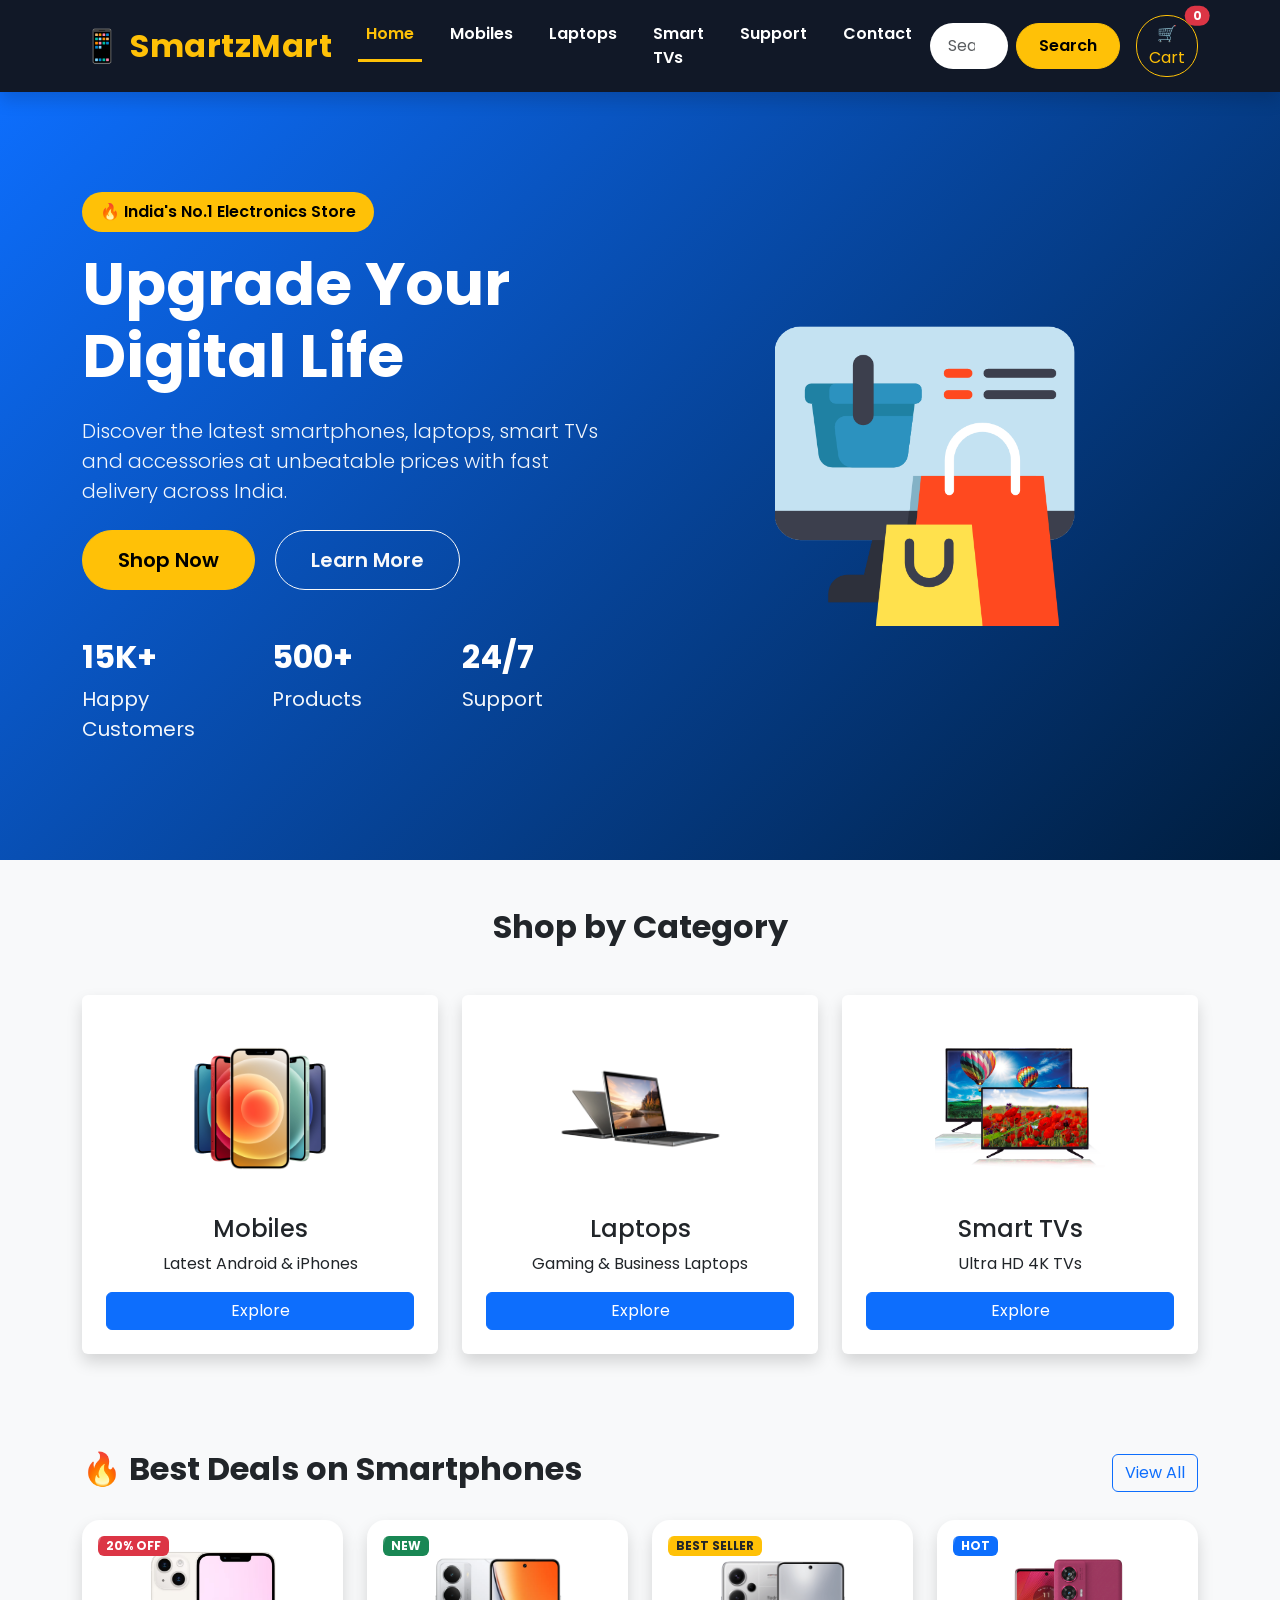
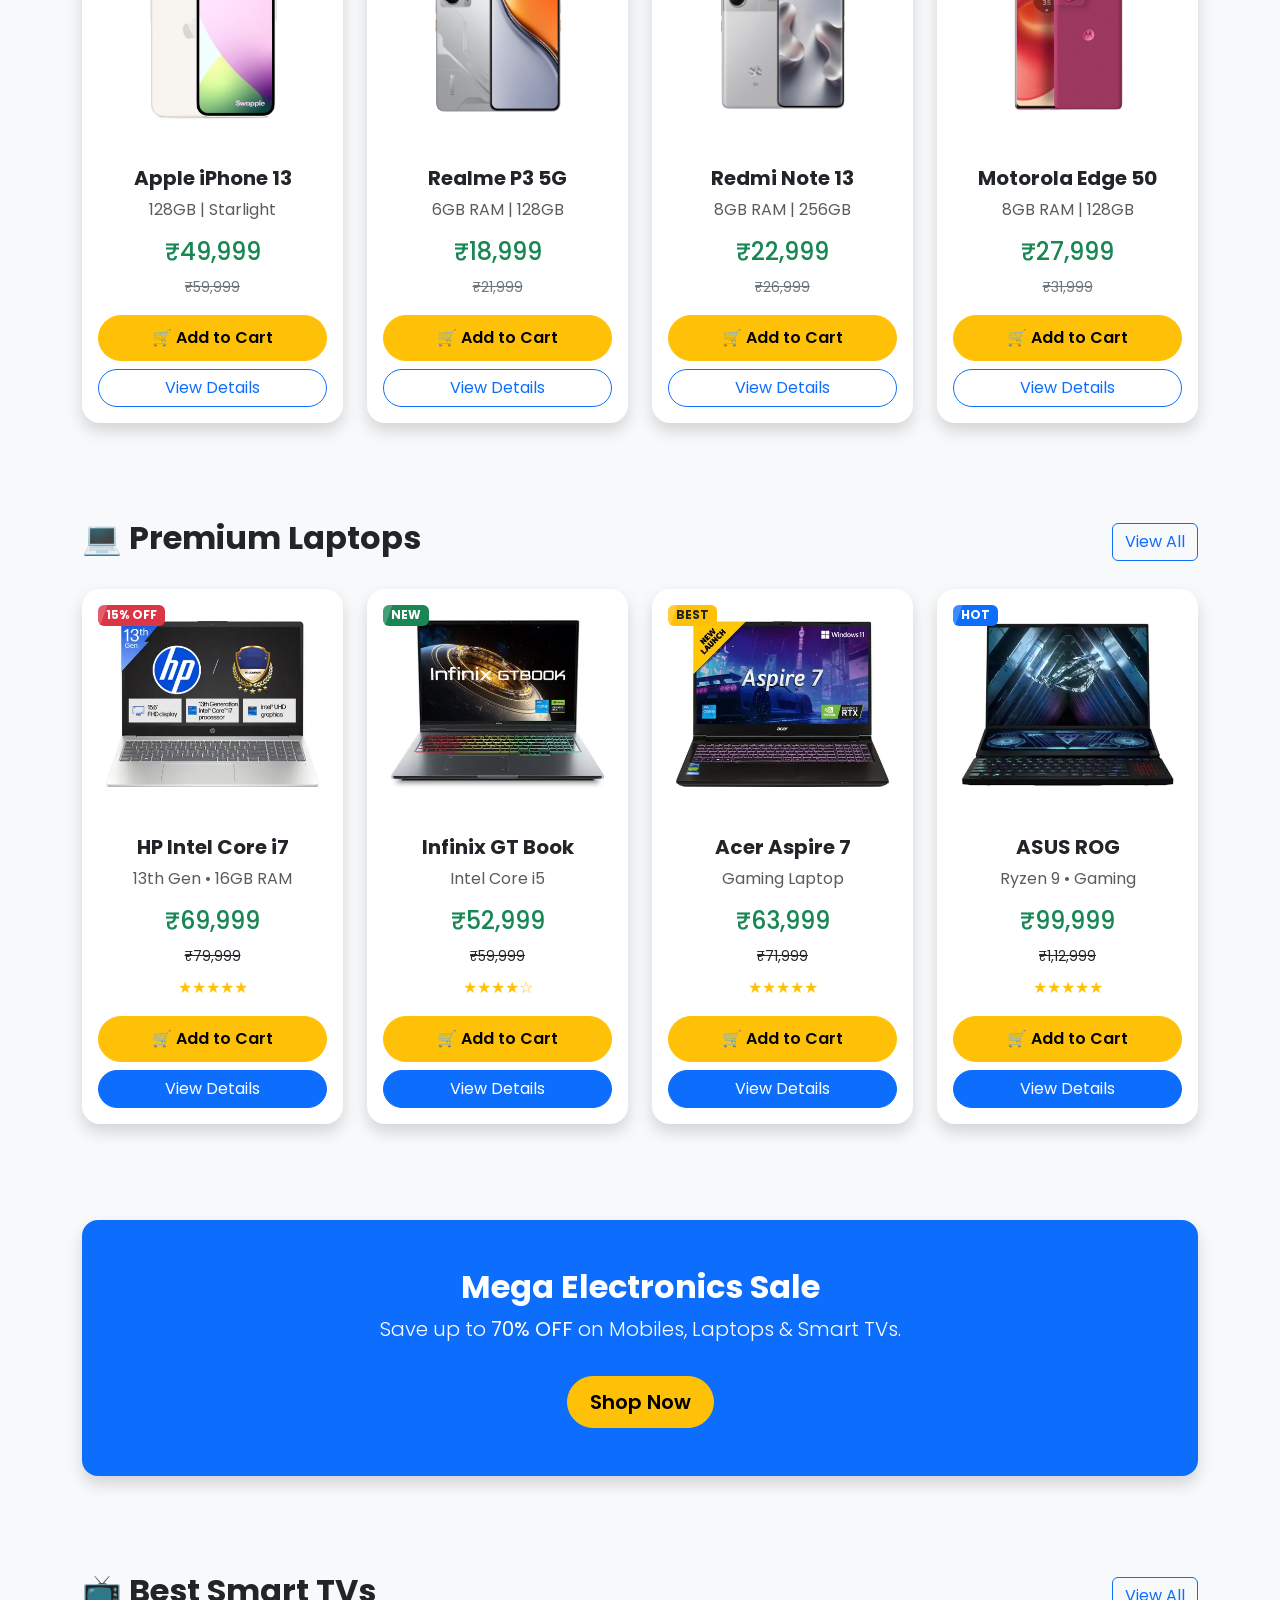
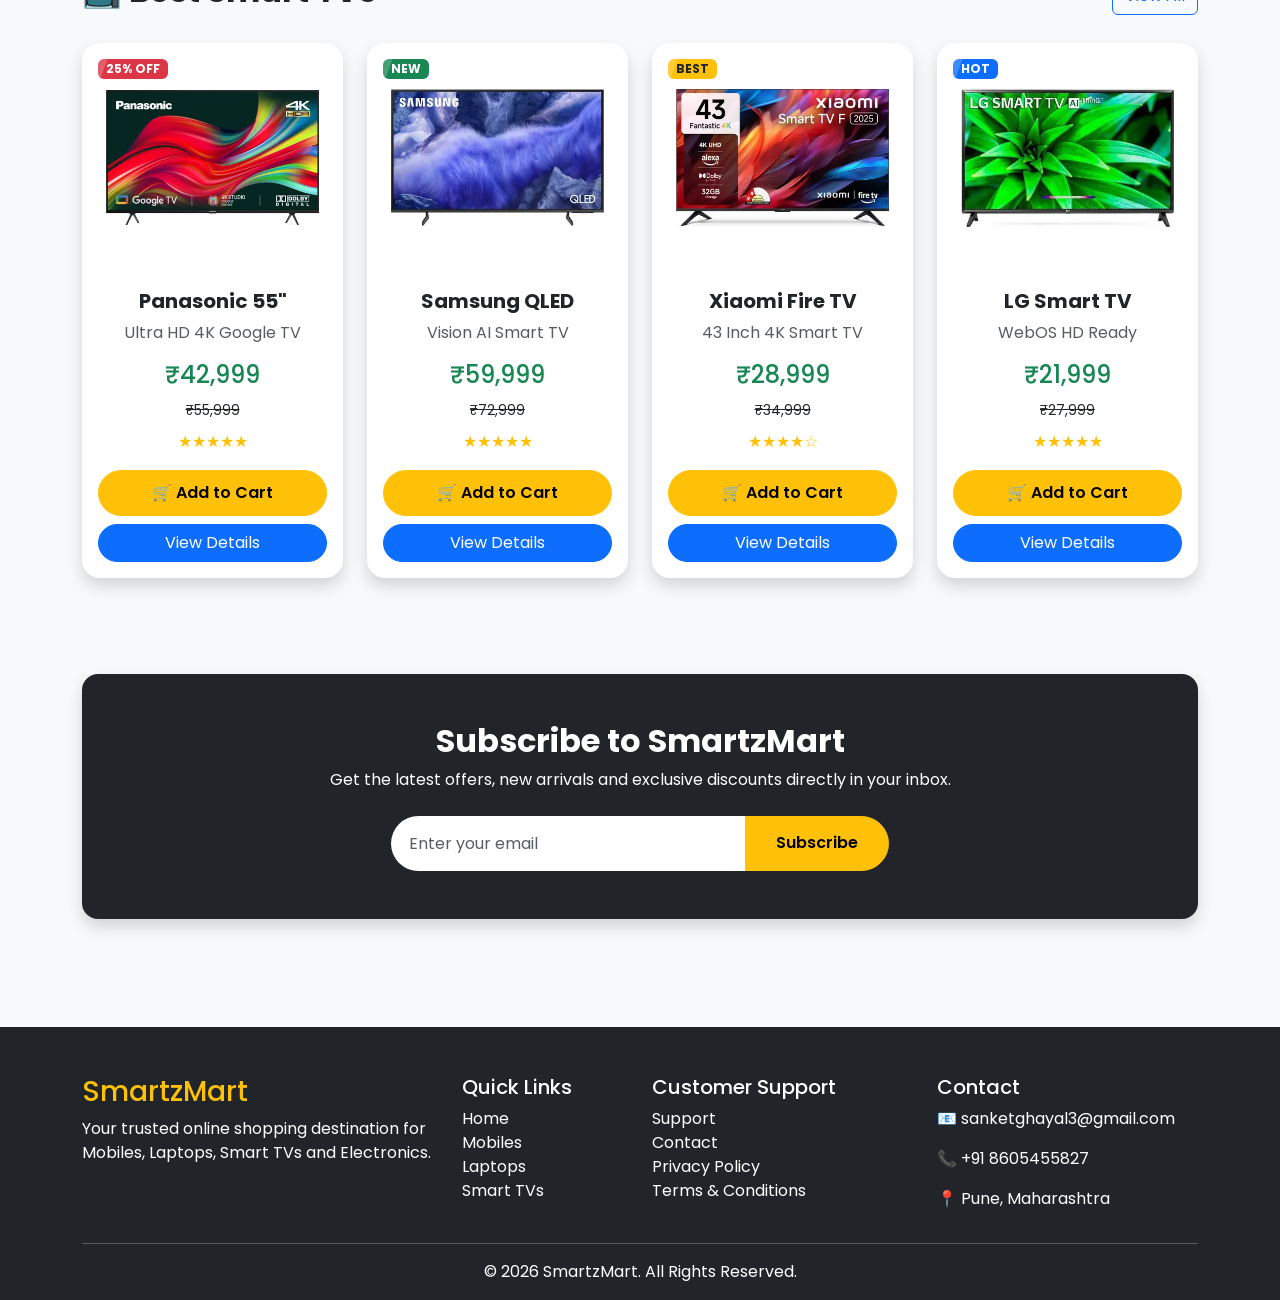
<file: index.html>
<!DOCTYPE html>
<html lang="en">

<head>
    <meta charset="UTF-8">
    <meta name="viewport" content="width=device-width, initial-scale=1.0">
    <title>SmartzMart – Home</title>
    <!-- Bootstrap CSS — NO leading space! -->
    <link rel="stylesheet" href="https://cdn.jsdelivr.net/npm/bootstrap@5.3.7/dist/css/bootstrap.min.css">
    <link rel="stylesheet" href="style.css">
</head>

<body>

    <!-- ================= NAVBAR ================= -->

    <nav class="navbar navbar-expand-lg navbar-dark bg-dark sticky-top shadow">
        <div class="container">

            <!-- Logo -->
            <a class="navbar-brand fw-bold fs-2 text-warning" href="index.html">
                📱 SmartzMart
            </a>

            <!-- Mobile Toggle -->
            <button class="navbar-toggler" type="button" data-bs-toggle="collapse" data-bs-target="#navbarNav">

                <span class="navbar-toggler-icon"></span>
            </button>

            <div class="collapse navbar-collapse" id="navbarNav">

                <!-- Menu -->
                <ul class="navbar-nav mx-auto">

                    <li class="nav-item">
                        <a class="nav-link active" href="index.html">Home</a>
                    </li>

                    <li class="nav-item">
                        <a class="nav-link" href="mobiles.html">Mobiles</a>
                    </li>

                    <li class="nav-item">
                        <a class="nav-link" href="laptops.html">Laptops</a>
                    </li>

                    <li class="nav-item">
                        <a class="nav-link" href="Tvs.html">Smart TVs</a>
                    </li>

                    <li class="nav-item">
                        <a class="nav-link" href="Support.html">Support</a>
                    </li>

                    <li class="nav-item">
                        <a class="nav-link" href="Contact.html">Contact</a>
                    </li>

                </ul>

                <!-- Search -->
                <form class="d-flex">
                    <input id="searchInput" class="form-control me-2" type="search" placeholder="Search Products..."
                        onkeyup="searchProducts()">

                    <button class="btn btn-warning">
                        Search
                    </button>
                </form>
                <a href="cart.html" class="btn btn-outline-warning ms-3 position-relative">

                    🛒 Cart

                    <span id="cartCount"
                        class="position-absolute top-0 start-100 translate-middle badge rounded-pill bg-danger">

                        0

                    </span>

                </a>

            </div>
        </div>
    </nav>

    <!-- ================= HERO SECTION ================= -->

    <section class="hero-section">

        <div class="container">

            <div class="row align-items-center">

                <div class="col-lg-6">

                    <span class="hero-badge">
                        🔥 India's No.1 Electronics Store
                    </span>

                    <h1 class="display-3 fw-bold mt-3">

                        Upgrade Your Digital Life

                    </h1>

                    <p class="lead mt-4">

                        Discover the latest smartphones, laptops, smart TVs and accessories at unbeatable prices with
                        fast delivery across India.

                    </p>

                    <div class="mt-4">

                        <a href="mobiles.html" class="btn btn-warning btn-lg me-3">

                            Shop Now

                        </a>

                        <a href="Support.html" class="btn btn-outline-light btn-lg">

                            Learn More

                        </a>

                    </div>

                    <div class="row mt-5">

                        <div class="col-4">

                            <h2 class="fw-bold">15K+</h2>

                            <p>Happy Customers</p>

                        </div>

                        <div class="col-4">

                            <h2 class="fw-bold">500+</h2>

                            <p>Products</p>

                        </div>

                        <div class="col-4">

                            <h2 class="fw-bold">24/7</h2>

                            <p>Support</p>

                        </div>

                    </div>

                </div>

                <div class="col-lg-6 text-center">

                    <img src="Images/hero-shopping.png" class="img-fluid hero-img" alt="Shopping">

                </div>

            </div>

        </div>

    </section>
    <!-- ================= FEATURED CATEGORIES ================= -->

    <section class="container py-5">

        <h2 class="text-center fw-bold mb-5">

            Shop by Category

        </h2>

        <div class="row g-4">

            <div class="col-md-4">

                <div class="card shadow border-0 text-center p-4">

                    <img src="Images/mobile-category.png" class="img-fluid mx-auto"
                        style="height:180px;object-fit:contain;">

                    <h4 class="mt-3">

                        Mobiles

                    </h4>

                    <p>

                        Latest Android & iPhones

                    </p>

                    <a href="mobiles.html" class="btn btn-primary">

                        Explore

                    </a>

                </div>

            </div>

            <div class="col-md-4">

                <div class="card shadow border-0 text-center p-4">

                    <img src="Images/laptop-category.png" class="img-fluid mx-auto"
                        style="height:180px;object-fit:contain;">

                    <h4 class="mt-3">

                        Laptops

                    </h4>

                    <p>

                        Gaming & Business Laptops

                    </p>

                    <a href="laptops.html" class="btn btn-primary">

                        Explore

                    </a>

                </div>

            </div>

            <div class="col-md-4">

                <div class="card shadow border-0 text-center p-4">

                    <img src="Images/tv-category.png" class="img-fluid mx-auto"
                        style="height:180px;object-fit:contain;">

                    <h4 class="mt-3">

                        Smart TVs

                    </h4>

                    <p>

                        Ultra HD 4K TVs

                    </p>

                    <a href="Tvs.html" class="btn btn-primary">

                        Explore

                    </a>

                </div>

            </div>

        </div>

    </section>
    <!-- ================= FEATURED MOBILES ================= -->

    <section class="container py-5">

        <div class="d-flex justify-content-between align-items-center mb-4">

            <h2 class="fw-bold">🔥 Best Deals on Smartphones</h2>

            <a href="mobiles.html" class="btn btn-outline-primary">
                View All
            </a>

        </div>

        <div class="row g-4">

            <!-- Product 1 -->
            <div class="col-lg-3 col-md-6">

                <div class="card product-card h-100 shadow border-0">

                    <span class="badge bg-danger position-absolute m-3">
                        20% OFF
                    </span>

                    <img src="Images/iphone.avif" class="card-img-top p-4" style="height:230px;object-fit:contain;">

                    <div class="card-body text-center">

                        <h5 class="fw-bold">
                            Apple iPhone 13
                        </h5>

                        <p class="text-muted">
                            128GB | Starlight
                        </p>

                        <h4 class="text-success">
                            ₹49,999
                        </h4>

                        <small class="text-decoration-line-through text-secondary">
                            ₹59,999
                        </small>

                        <div class="d-grid gap-2 mt-3">

                            <button class="btn btn-warning" onclick="addToCart(1)">

                                🛒 Add to Cart

                            </button>

                            <a href="mobiles.html" class="btn btn-outline-primary">

                                View Details

                            </a>

                        </div>
                    </div>

                </div>

            </div>

            <!-- Product 2 -->

            <div class="col-lg-3 col-md-6">

                <div class="card h-100 shadow border-0 product-card">

                    <span class="badge bg-success position-absolute m-3">
                        NEW
                    </span>

                    <img src="Images/realme.png" class="card-img-top p-4" style="height:230px;object-fit:contain;">

                    <div class="card-body text-center">

                        <h5 class="fw-bold">
                            Realme P3 5G
                        </h5>

                        <p class="text-muted">
                            6GB RAM | 128GB
                        </p>

                        <h4 class="text-success">
                            ₹18,999
                        </h4>

                        <small class="text-decoration-line-through text-secondary">
                            ₹21,999
                        </small>

                       <div class="d-grid gap-2 mt-3">

<button
class="btn btn-warning"
onclick="addToCart(2)">

🛒 Add to Cart

</button>

<a
href="mobiles.html"
class="btn btn-outline-primary">

View Details

</a>

</div>

                    </div>

                </div>

            </div>

            <!-- Product 3 -->

            <div class="col-lg-3 col-md-6">

                <div class="card h-100 shadow border-0 product-card">

                    <span class="badge bg-warning text-dark position-absolute m-3">
                        BEST SELLER
                    </span>

                    <img src="Images/redme.png" class="card-img-top p-4" style="height:230px;object-fit:contain;">

                    <div class="card-body text-center">

                        <h5 class="fw-bold">
                            Redmi Note 13
                        </h5>

                        <p class="text-muted">
                            8GB RAM | 256GB
                        </p>

                        <h4 class="text-success">
                            ₹22,999
                        </h4>

                        <small class="text-decoration-line-through text-secondary">
                            ₹26,999
                        </small>

                        <div class="d-grid gap-2 mt-3">

<button
class="btn btn-warning"
onclick="addToCart(3)">

🛒 Add to Cart

</button>

<a
href="mobiles.html"
class="btn btn-outline-primary">

View Details

</a>

</div>
                    </div>

                </div>

            </div>

            <!-- Product 4 -->

            <div class="col-lg-3 col-md-6">

                <div class="card h-100 shadow border-0 product-card">

                    <span class="badge bg-primary position-absolute m-3">
                        HOT
                    </span>

                    <img src="Images/moto.png" class="card-img-top p-4" style="height:230px;object-fit:contain;">

                    <div class="card-body text-center">

                        <h5 class="fw-bold">
                            Motorola Edge 50
                        </h5>

                        <p class="text-muted">
                            8GB RAM | 128GB
                        </p>

                        <h4 class="text-success">
                            ₹27,999
                        </h4>

                        <small class="text-decoration-line-through text-secondary">
                            ₹31,999
                        </small>

                       <div class="d-grid gap-2 mt-3">

<button
class="btn btn-warning"
onclick="addToCart(4)">

🛒 Add to Cart

</button>

<a
href="mobiles.html"
class="btn btn-outline-primary">

View Details

</a>

</div>

                    </div>

                </div>

            </div>

        </div>

    </section>
    <!-- ================= LAPTOP SECTION ================= -->

    <section class="container py-5">

        <div class="d-flex justify-content-between align-items-center mb-4">

            <h2 class="fw-bold">
                💻 Premium Laptops
            </h2>

            <a href="laptops.html" class="btn btn-outline-primary">
                View All
            </a>

        </div>

        <div class="row g-4">

            <!-- HP -->

            <div class="col-lg-3 col-md-6">

                <div class="card product-card h-100 shadow border-0">

                    <span class="badge bg-danger position-absolute m-3">
                        15% OFF
                    </span>

                    <img src="Images/Hp.webp" class="card-img-top p-4" style="height:230px;object-fit:contain;">

                    <div class="card-body text-center">

                        <h5 class="fw-bold">
                            HP Intel Core i7
                        </h5>

                        <p class="text-muted">
                            13th Gen • 16GB RAM
                        </p>

                        <h4 class="text-success">
                            ₹69,999
                        </h4>

                        <small class="text-decoration-line-through">
                            ₹79,999
                        </small>

                        <div class="text-warning mt-2">
                            ★★★★★
                        </div>

                      <div class="d-grid gap-2 mt-3">

<button
class="btn btn-warning"
onclick="addToCart(25)">

🛒 Add to Cart

</button>

<a
href="laptops.html"
class="btn btn-primary">

View Details

</a>

</div>

                    </div>

                </div>

            </div>

            <!-- Infinix -->

            <div class="col-lg-3 col-md-6">

                <div class="card product-card h-100 shadow border-0">

                    <span class="badge bg-success position-absolute m-3">
                        NEW
                    </span>

                    <img src="Images/infinix.webp" class="card-img-top p-4" style="height:230px;object-fit:contain;">

                    <div class="card-body text-center">

                        <h5 class="fw-bold">
                            Infinix GT Book
                        </h5>

                        <p class="text-muted">
                            Intel Core i5
                        </p>

                        <h4 class="text-success">
                            ₹52,999
                        </h4>

                        <small class="text-decoration-line-through">
                            ₹59,999
                        </small>

                        <div class="text-warning mt-2">
                            ★★★★☆
                        </div>

                        <div class="d-grid gap-2 mt-3">

<button
class="btn btn-warning"
onclick="addToCart(26)">

🛒 Add to Cart

</button>

<a
href="laptops.html"
class="btn btn-primary">

View Details

</a>

</div>

                    </div>

                </div>

            </div>

            <!-- Acer -->

            <div class="col-lg-3 col-md-6">

                <div class="card product-card h-100 shadow border-0">

                    <span class="badge bg-warning text-dark position-absolute m-3">
                        BEST
                    </span>

                    <img src="Images/acer.webp" class="card-img-top p-4" style="height:230px;object-fit:contain;">

                    <div class="card-body text-center">

                        <h5 class="fw-bold">
                            Acer Aspire 7
                        </h5>

                        <p class="text-muted">
                            Gaming Laptop
                        </p>

                        <h4 class="text-success">
                            ₹63,999
                        </h4>

                        <small class="text-decoration-line-through">
                            ₹71,999
                        </small>

                        <div class="text-warning mt-2">
                            ★★★★★
                        </div>

                        <div class="d-grid gap-2 mt-3">

<button
class="btn btn-warning"
onclick="addToCart(27)">

🛒 Add to Cart

</button>

<a
href="laptops.html"
class="btn btn-primary">

View Details

</a>

</div>

                    </div>

                </div>

            </div>

            <!-- ASUS -->

            <div class="col-lg-3 col-md-6">

                <div class="card product-card h-100 shadow border-0">

                    <span class="badge bg-primary position-absolute m-3">
                        HOT
                    </span>

                    <img src="Images/asus.webp" class="card-img-top p-4" style="height:230px;object-fit:contain;">

                    <div class="card-body text-center">

                        <h5 class="fw-bold">
                            ASUS ROG
                        </h5>

                        <p class="text-muted">
                            Ryzen 9 • Gaming
                        </p>

                        <h4 class="text-success">
                            ₹99,999
                        </h4>

                        <small class="text-decoration-line-through">
                            ₹1,12,999
                        </small>

                        <div class="text-warning mt-2">
                            ★★★★★
                        </div>

                       <div class="d-grid gap-2 mt-3">

<button
class="btn btn-warning"
onclick="addToCart(28)">

🛒 Add to Cart

</button>

<a
href="laptops.html"
class="btn btn-primary">

View Details

</a>

</div>

                    </div>

                </div>

            </div>

        </div>

    </section>

    <!-- OFFER BANNER -->

    <section class="container my-5">

        <div class="bg-primary rounded-4 text-white p-5 text-center shadow">

            <h2 class="fw-bold">
                Mega Electronics Sale
            </h2>

            <p class="lead">

                Save up to <strong>70% OFF</strong> on Mobiles, Laptops & Smart TVs.

            </p>

            <a href="mobiles.html" class="btn btn-warning btn-lg mt-3">

                Shop Now

            </a>

        </div>

    </section>
    <!-- ================= SMART TV SECTION ================= -->

    <section class="container py-5">

        <div class="d-flex justify-content-between align-items-center mb-4">

            <h2 class="fw-bold">
                📺 Best Smart TVs
            </h2>

            <a href="Tvs.html" class="btn btn-outline-primary">
                View All
            </a>

        </div>

        <div class="row g-4">

            <!-- Panasonic -->

            <div class="col-lg-3 col-md-6">

                <div class="card product-card h-100 shadow border-0">

                    <span class="badge bg-danger position-absolute m-3">
                        25% OFF
                    </span>

                    <img src="Images/panasonic.webp" class="card-img-top p-4" style="height:230px;object-fit:contain;">

                    <div class="card-body text-center">

                        <h5 class="fw-bold">Panasonic 55"</h5>

                        <p class="text-muted">
                            Ultra HD 4K Google TV
                        </p>

                        <h4 class="text-success">₹42,999</h4>

                        <small class="text-decoration-line-through">
                            ₹55,999
                        </small>

                        <div class="text-warning mt-2">
                            ★★★★★
                        </div>

                       <div class="d-grid gap-2 mt-3">

<button
class="btn btn-warning"
onclick="addToCart(29)">

🛒 Add to Cart

</button>

<a
href="laptops.html"
class="btn btn-primary">

View Details

</a>

</div>

                    </div>

                </div>

            </div>

            <!-- Samsung -->

            <div class="col-lg-3 col-md-6">

                <div class="card product-card h-100 shadow border-0">

                    <span class="badge bg-success position-absolute m-3">
                        NEW
                    </span>

                    <img src="Images/samsung.webp" class="card-img-top p-4" style="height:230px;object-fit:contain;">

                    <div class="card-body text-center">

                        <h5 class="fw-bold">Samsung QLED</h5>

                        <p class="text-muted">
                            Vision AI Smart TV
                        </p>

                        <h4 class="text-success">₹59,999</h4>

                        <small class="text-decoration-line-through">
                            ₹72,999
                        </small>

                        <div class="text-warning mt-2">
                            ★★★★★
                        </div>

                        <div class="d-grid gap-2 mt-3">

<button
class="btn btn-warning"
onclick="addToCart(30)">

🛒 Add to Cart

</button>

<a
href="laptops.html"
class="btn btn-primary">

View Details

</a>

</div>

                    </div>

                </div>

            </div>

            <!-- Xiaomi -->

            <div class="col-lg-3 col-md-6">

                <div class="card product-card h-100 shadow border-0">

                    <span class="badge bg-warning text-dark position-absolute m-3">
                        BEST
                    </span>

                    <img src="Images/xiaomi.webp" class="card-img-top p-4" style="height:230px;object-fit:contain;">

                    <div class="card-body text-center">

                        <h5 class="fw-bold">Xiaomi Fire TV</h5>

                        <p class="text-muted">
                            43 Inch 4K Smart TV
                        </p>

                        <h4 class="text-success">₹28,999</h4>

                        <small class="text-decoration-line-through">
                            ₹34,999
                        </small>

                        <div class="text-warning mt-2">
                            ★★★★☆
                        </div>

                      <div class="d-grid gap-2 mt-3">

<button
class="btn btn-warning"
onclick="addToCart(31)">

🛒 Add to Cart

</button>

<a
href="laptops.html"
class="btn btn-primary">

View Details

</a>

</div>

                    </div>

                </div>

            </div>

            <!-- LG -->

            <div class="col-lg-3 col-md-6">

                <div class="card product-card h-100 shadow border-0">

                    <span class="badge bg-primary position-absolute m-3">
                        HOT
                    </span>

                    <img src="Images/LG.webp" class="card-img-top p-4" style="height:230px;object-fit:contain;">

                    <div class="card-body text-center">

                        <h5 class="fw-bold">LG Smart TV</h5>

                        <p class="text-muted">
                            WebOS HD Ready
                        </p>

                        <h4 class="text-success">₹21,999</h4>

                        <small class="text-decoration-line-through">
                            ₹27,999
                        </small>

                        <div class="text-warning mt-2">
                            ★★★★★
                        </div>

                        <div class="d-grid gap-2 mt-3">

<button
class="btn btn-warning"
onclick="addToCart(32)">

🛒 Add to Cart

</button>

<a
href="laptops.html"
class="btn btn-primary">

View Details

</a>

</div>

                    </div>

                </div>

            </div>

        </div>

    </section>

    <!-- ================= NEWSLETTER ================= -->

    <section class="container py-5">

        <div class="bg-dark text-white rounded-4 p-5 text-center shadow">

            <h2 class="fw-bold">
                Subscribe to SmartzMart
            </h2>

            <p class="mb-4">

                Get the latest offers, new arrivals and exclusive discounts directly in your inbox.

            </p>

            <div class="row justify-content-center">

                <div class="col-lg-6">

                    <div class="input-group">

                        <input type="email" class="form-control" placeholder="Enter your email">

                        <button class="btn btn-warning">

                            Subscribe

                        </button>

                    </div>

                </div>

            </div>

        </div>

    </section>

    <!-- ================= FOOTER ================= -->

    <footer class="bg-dark text-white pt-5">

        <div class="container">

            <div class="row">

                <div class="col-lg-4">

                    <h3 class="text-warning">
                        SmartzMart
                    </h3>

                    <p>

                        Your trusted online shopping destination for Mobiles, Laptops, Smart TVs and Electronics.

                    </p>

                </div>

                <div class="col-lg-2">

                    <h5>Quick Links</h5>

                    <ul class="list-unstyled">

                        <li><a href="index.html" class="text-white text-decoration-none">Home</a></li>

                        <li><a href="mobiles.html" class="text-white text-decoration-none">Mobiles</a></li>

                        <li><a href="laptops.html" class="text-white text-decoration-none">Laptops</a></li>

                        <li><a href="Tvs.html" class="text-white text-decoration-none">Smart TVs</a></li>

                    </ul>

                </div>

                <div class="col-lg-3">

                    <h5>Customer Support</h5>

                    <ul class="list-unstyled">

                        <li><a href="Support.html" class="text-white text-decoration-none">Support</a></li>

                        <li><a href="Contact.html" class="text-white text-decoration-none">Contact</a></li>

                        <li>Privacy Policy</li>

                        <li>Terms & Conditions</li>

                    </ul>

                </div>

                <div class="col-lg-3">

                    <h5>Contact</h5>

                    <p>📧 sanketghayal3@gmail.com</p>

                    <p>📞 +91 8605455827</p>

                    <p>📍 Pune, Maharashtra</p>

                </div>

            </div>

            <hr>

            <div class="text-center pb-3">

                © 2026 SmartzMart. All Rights Reserved.

            </div>

        </div>

    </footer>
    <!-- Bootstrap JS -->
    <script src="https://cdn.jsdelivr.net/npm/bootstrap@5.3.7/dist/js/bootstrap.bundle.min.js"></script>

    <!-- Scroll fade-in animation -->
    <script>
        const observer = new IntersectionObserver((entries) => {
            entries.forEach(e => {
                if (e.isIntersecting) {
                    e.target.classList.add('visible');
                    observer.unobserve(e.target);
                }
            });
        }, { threshold: 0.12 });
        document.querySelectorAll('.fade-up').forEach(el => observer.observe(el));
    </script>
    <script src="products.js"></script>
    <script src="script.js"></script>
</body>

</html>
</file>
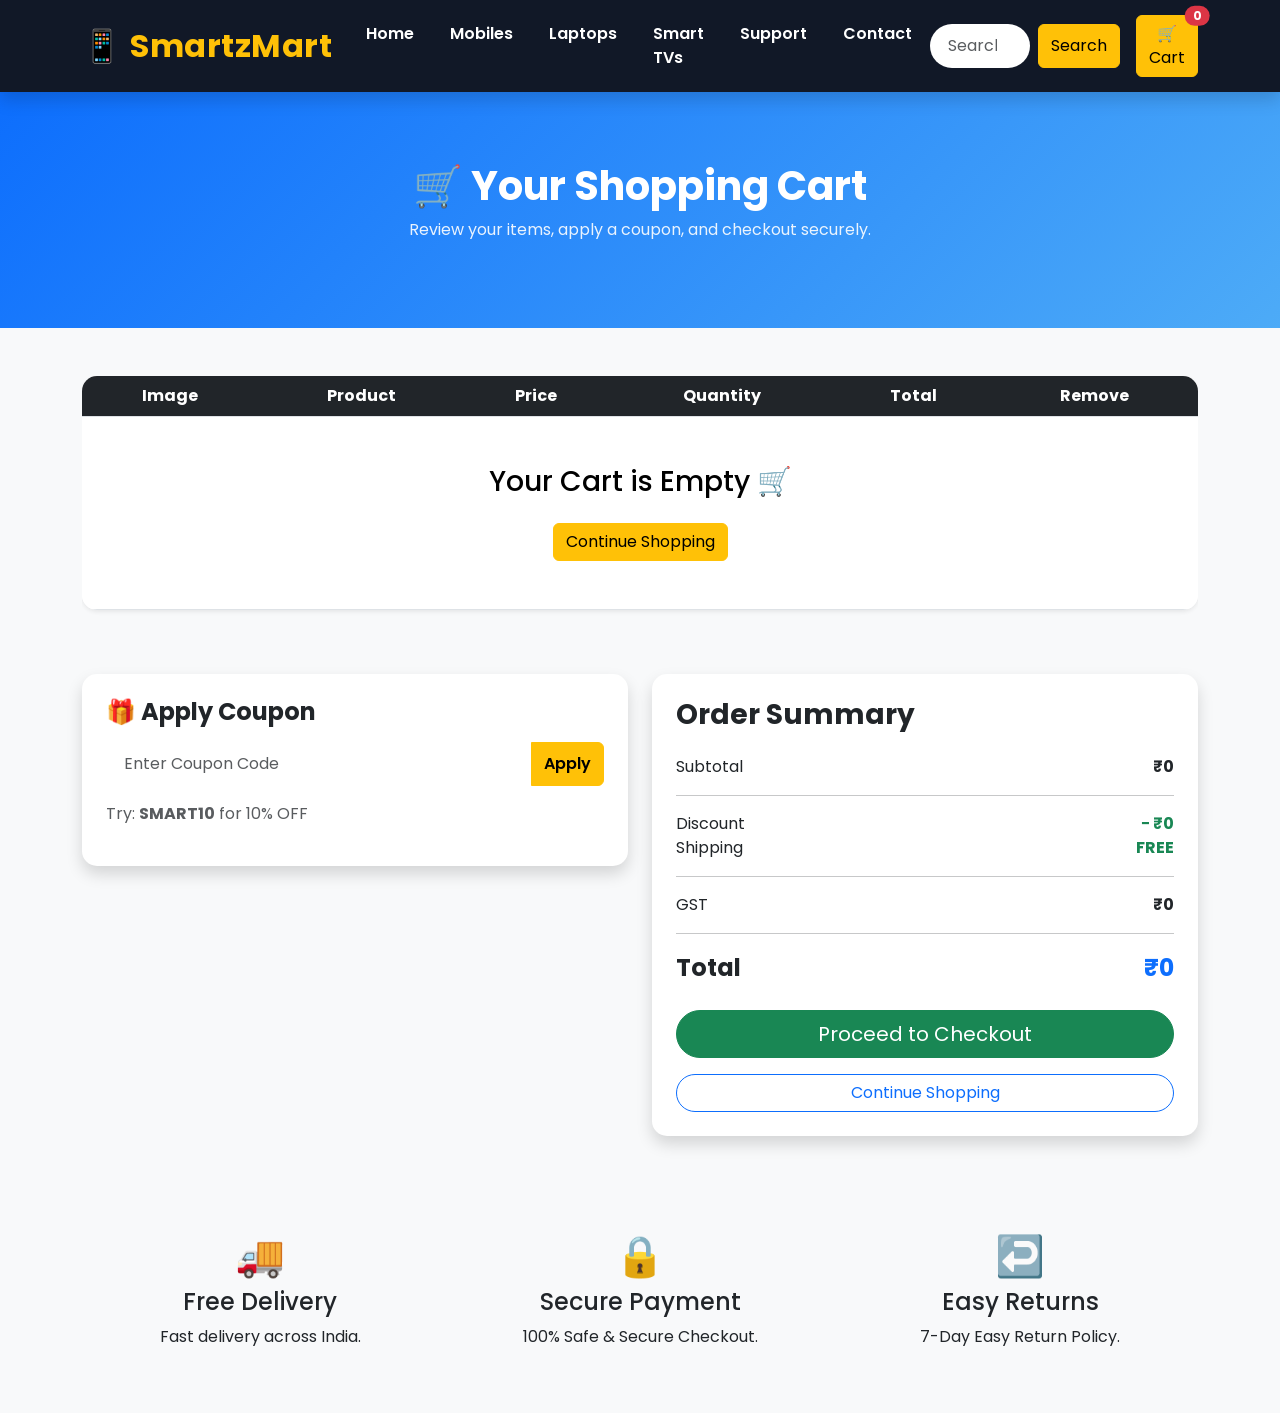
<file: cart.html>
<!DOCTYPE html>
<html lang="en">

<head>
    <meta charset="UTF-8">
    <meta name="viewport" content="width=device-width, initial-scale=1.0">
    <title>SmartzMart - Cart</title>

    <link rel="stylesheet" href="https://cdn.jsdelivr.net/npm/bootstrap@5.3.7/dist/css/bootstrap.min.css">
    <link rel="stylesheet" href="cart.css">
</head>
<body>
    <!-- ================= NAVBAR ================= -->

<nav class="navbar navbar-expand-lg navbar-dark bg-dark sticky-top shadow">

<div class="container">

<a class="navbar-brand fw-bold fs-2 text-warning" href="index.html">
📱 SmartzMart
</a>

<button class="navbar-toggler"
type="button"
data-bs-toggle="collapse"
data-bs-target="#navbarNav">

<span class="navbar-toggler-icon"></span>

</button>

<div class="collapse navbar-collapse" id="navbarNav">

<ul class="navbar-nav mx-auto">

<li class="nav-item">
<a class="nav-link" href="index.html">Home</a>
</li>

<li class="nav-item">
<a class="nav-link" href="mobiles.html">Mobiles</a>
</li>

<li class="nav-item">
<a class="nav-link" href="laptops.html">Laptops</a>
</li>

<li class="nav-item">
<a class="nav-link" href="Tvs.html">Smart TVs</a>
</li>

<li class="nav-item">
<a class="nav-link" href="Support.html">Support</a>
</li>

<li class="nav-item">
<a class="nav-link" href="Contact.html">Contact</a>
</li>

</ul>

<form class="d-flex">

<input
class="form-control me-2"
type="search"
placeholder="Search Products">

<button class="btn btn-warning">
Search
</button>

</form>

<a href="cart.html"
class="btn btn-warning ms-3 position-relative">

🛒 Cart

<span id="cartCount"
class="position-absolute top-0 start-100 translate-middle badge rounded-pill bg-danger">

0

</span>

</a>

</div>

</div>

</nav>

<!-- ================= CART HERO ================= -->
<section class="cart-hero">
    <div class="container">
        <h1>🛒 Your Shopping Cart</h1>
        <p>Review your items, apply a coupon, and checkout securely.</p>
    </div>
</section>

<!-- ================= CART TABLE ================= -->
<section class="py-5">
<div class="container">

<div class="table-responsive">
<table class="table align-middle text-center shadow-sm">
<thead>
<tr>
<th>Image</th>
<th>Product</th>
<th>Price</th>
<th>Quantity</th>
<th>Total</th>
<th>Remove</th>
</tr>
</thead>
<tbody id="cartBody">
</tbody>
</table>
</div>

<div class="row mt-5">

<!-- Coupon -->

<div class="col-lg-6">

<div class="card shadow border-0 p-4">

<h4 class="fw-bold mb-3">

🎁 Apply Coupon

</h4>

<div class="input-group">

<input
id="couponInput"
type="text"
class="form-control"
placeholder="Enter Coupon Code">

<button class="btn btn-warning" onclick="applyCoupon()">

Apply

</button>

</div>

<p class="text-muted mt-3" id="couponMsg">

Try: <strong>SMART10</strong> for 10% OFF

</p>

</div>

</div>

<!-- Cart Summary -->

<div class="col-lg-6">

<div class="card shadow border-0 p-4">

<h3 class="fw-bold mb-4">

Order Summary

</h3>

<div class="d-flex justify-content-between">

<span>Subtotal</span>

<strong id="cartSubtotal">₹0</strong>

</div>

<hr>

<div class="d-flex justify-content-between" id="discountRow" style="display:none;">

<span>Discount</span>

<strong class="text-success" id="cartDiscount">− ₹0</strong>

</div>

<hr id="discountHr" style="display:none;">

<div class="d-flex justify-content-between">

<span>Shipping</span>

<strong class="text-success">

FREE

</strong>

</div>

<hr>

<div class="d-flex justify-content-between">

<span>GST</span>

<strong>₹0</strong>

</div>

<hr>

<div class="d-flex justify-content-between fs-4">

<strong>Total</strong>

<strong class="text-primary" id="cartTotal">

₹0

</strong>

</div>

<div class="d-grid gap-3 mt-4">

<a href="cart.html" class="btn btn-success btn-lg">

Proceed to Checkout

</a>

<a href="index.html" class="btn btn-outline-primary">

Continue Shopping

</a>

</div>

</div>

</div>

</div>

</div>

</section>

<!-- ================= FEATURES ================= -->

<section class="container py-5">

<div class="row text-center">

<div class="col-md-4">

<h1>🚚</h1>

<h4>Free Delivery</h4>

<p>

Fast delivery across India.

</p>

</div>

<div class="col-md-4">

<h1>🔒</h1>

<h4>Secure Payment</h4>

<p>

100% Safe & Secure Checkout.

</p>

</div>

<div class="col-md-4">

<h1>↩️</h1>

<h4>Easy Returns</h4>

<p>

7-Day Easy Return Policy.

</p>

</div>

</div>

</section>
<!-- Footer -->

    <script src="https://cdn.jsdelivr.net/npm/bootstrap@5.3.7/dist/js/bootstrap.bundle.min.js"></script>
    <script src="products.js"></script>
    <script src="script.js"></script>

</body>
</html>
</file>
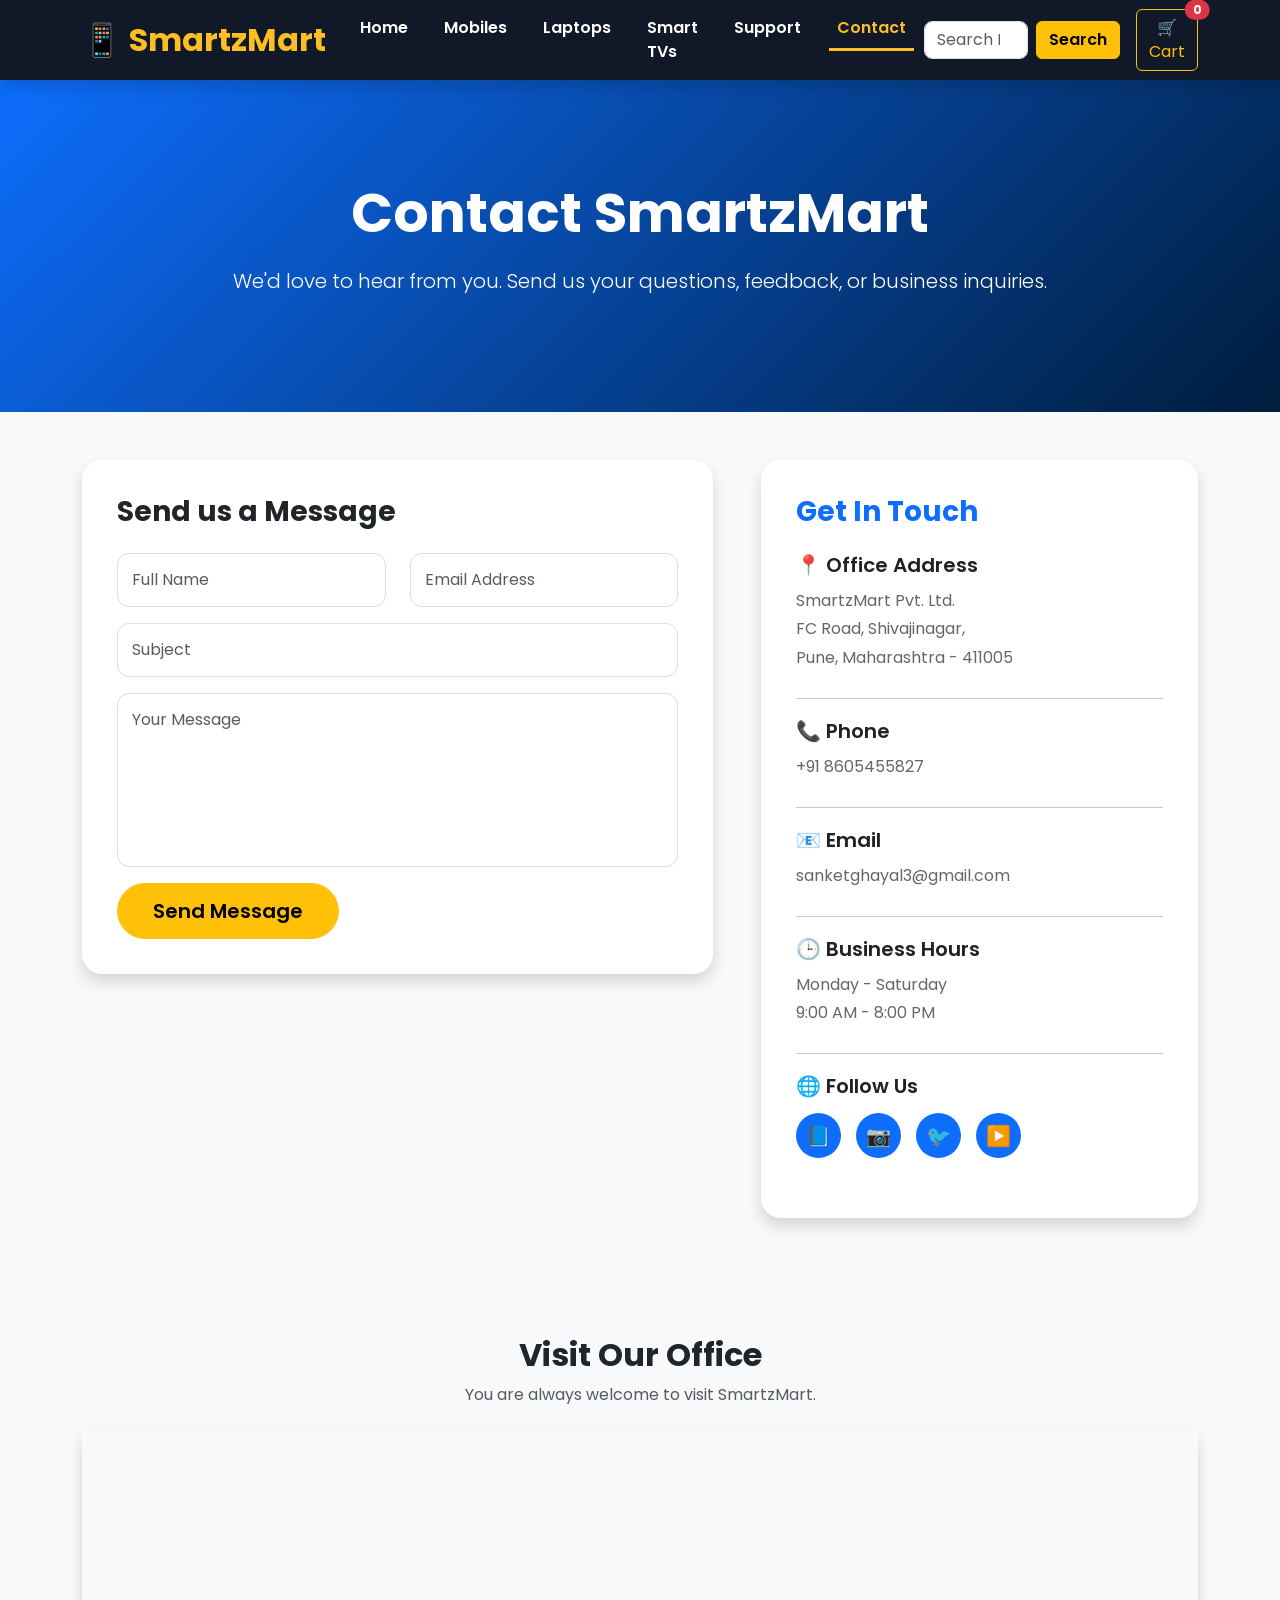
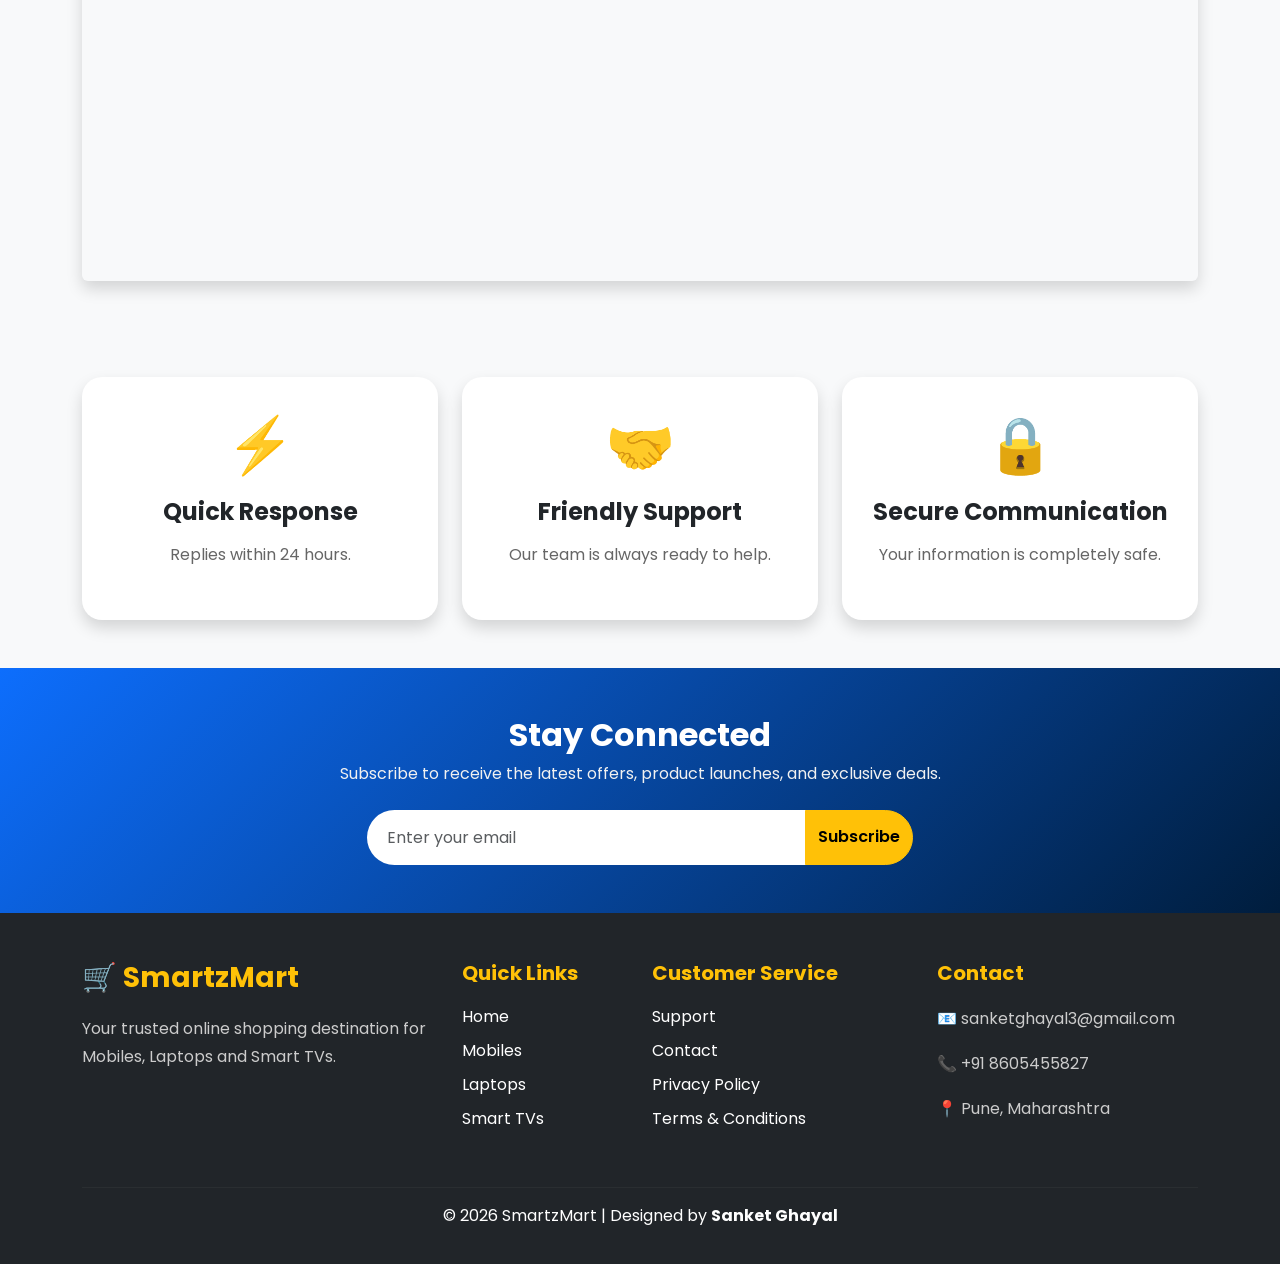
<file: Contact.html>
<!DOCTYPE html>
<html lang="en">

<head>

<meta charset="UTF-8">

<meta name="viewport" content="width=device-width, initial-scale=1.0">

<title>Contact Us | SmartzMart</title>

<link href="https://cdn.jsdelivr.net/npm/bootstrap@5.3.7/dist/css/bootstrap.min.css" rel="stylesheet">

<link rel="stylesheet" href="contact.css">

</head>

<body>

<!-- ================= NAVBAR ================= -->

<nav class="navbar navbar-expand-lg navbar-dark bg-dark sticky-top shadow">
    <div class="container">

        <!-- Logo -->
        <a class="navbar-brand fw-bold fs-2 text-warning" href="index.html">
            📱 SmartzMart
        </a>

        <!-- Mobile Toggle -->
        <button class="navbar-toggler" type="button"
            data-bs-toggle="collapse"
            data-bs-target="#navbarNav">

            <span class="navbar-toggler-icon"></span>
        </button>

        <div class="collapse navbar-collapse" id="navbarNav">

            <!-- Menu -->
            <ul class="navbar-nav mx-auto">

                <li class="nav-item">
                    <a class="nav-link" href="index.html">Home</a>
                </li>

                <li class="nav-item">
                    <a class="nav-link" href="mobiles.html">Mobiles</a>
                </li>

                <li class="nav-item">
                    <a class="nav-link" href="laptops.html">Laptops</a>
                </li>

                <li class="nav-item">
                    <a class="nav-link" href="Tvs.html">Smart TVs</a>
                </li>

                <li class="nav-item">
                    <a class="nav-link" href="Support.html">Support</a>
                </li>

                <li class="nav-item">
                    <a class="nav-link active" href="Contact.html">Contact</a>
                </li>

            </ul>

            <!-- Search -->
            <form class="d-flex" onsubmit="return false;">
                <input id="searchInput" class="form-control me-2"
                    type="search"
                    placeholder="Search Products"
                    onkeyup="searchProducts()">

                <button class="btn btn-warning" type="submit">
                    Search
                </button>
            </form>

            <a href="cart.html" class="btn btn-outline-warning ms-3 position-relative">

                🛒 Cart

                <span id="cartCount"
                    class="position-absolute top-0 start-100 translate-middle badge rounded-pill bg-danger">

                    0

                </span>

            </a>

        </div>
    </div>
</nav>

<!-- ================= HERO ================= -->

<section class="contact-hero">

<div class="container text-center">

<h1 class="display-4 fw-bold">

Contact SmartzMart

</h1>

<p class="lead">

We'd love to hear from you. Send us your questions, feedback, or business inquiries.

</p>

</div>

</section>

<!-- ================= CONTACT FORM ================= -->

<section class="container py-5">

<div class="row g-5">

<div class="col-lg-7">

<div class="contact-box shadow">

<h3 class="mb-4">

Send us a Message

</h3>

<form>

<div class="row">

<div class="col-md-6 mb-3">

<input
type="text"
class="form-control"
placeholder="Full Name"
required>

</div>

<div class="col-md-6 mb-3">

<input
type="email"
class="form-control"
placeholder="Email Address"
required>

</div>

</div>

<div class="mb-3">

<input
type="text"
class="form-control"
placeholder="Subject">

</div>

<div class="mb-3">

<textarea
class="form-control"
rows="6"
placeholder="Your Message"></textarea>

</div>

<button
type="submit"
class="btn btn-warning btn-lg">

Send Message

</button>

</form>

</div>

</div>
<!-- ================= CONTACT INFORMATION ================= -->

<div class="col-lg-5">

<div class="contact-info shadow">

<h3 class="mb-4">

Get In Touch

</h3>

<div class="info-item">

<h5>📍 Office Address</h5>

<p>

SmartzMart Pvt. Ltd.<br>

FC Road, Shivajinagar,<br>

Pune, Maharashtra - 411005

</p>

</div>

<hr>

<div class="info-item">

<h5>📞 Phone</h5>

<p>

+91 8605455827

</p>

</div>

<hr>

<div class="info-item">

<h5>📧 Email</h5>

<p>

sanketghayal3@gmail.com

</p>

</div>

<hr>

<div class="info-item">

<h5>🕒 Business Hours</h5>

<p>

Monday - Saturday<br>

9:00 AM - 8:00 PM

</p>

</div>

<hr>

<div class="info-item">

<h5>🌐 Follow Us</h5>

<div class="social-icons">

<a href="#">📘</a>

<a href="#">📷</a>

<a href="#">🐦</a>

<a href="#">▶️</a>

</div>

</div>

</div>

</div>

</div>

</section>

<!-- ================= GOOGLE MAP ================= -->

<section class="container pb-5">

<div class="text-center mb-4">

<h2 class="fw-bold">

Visit Our Office

</h2>

<p class="text-muted">

You are always welcome to visit SmartzMart.

</p>

</div>

<div class="map shadow rounded overflow-hidden">

<iframe

src="https://www.google.com/maps?q=Pune,Maharashtra&output=embed"

width="100%"

height="450"

style="border:0;"

allowfullscreen

loading="lazy">

</iframe>

</div>

</section>

<!-- ================= WHY CONTACT US ================= -->

<section class="container py-5">

<div class="row text-center">

<div class="col-md-4">

<div class="feature-box shadow">

<h1>⚡</h1>

<h4>Quick Response</h4>

<p>

Replies within 24 hours.

</p>

</div>

</div>

<div class="col-md-4">

<div class="feature-box shadow">

<h1>🤝</h1>

<h4>Friendly Support</h4>

<p>

Our team is always ready to help.

</p>

</div>

</div>

<div class="col-md-4">

<div class="feature-box shadow">

<h1>🔒</h1>

<h4>Secure Communication</h4>

<p>

Your information is completely safe.

</p>

</div>

</div>

</div>

</section>
<!-- ================= NEWSLETTER ================= -->

<section class="bg-primary text-white py-5">

<div class="container text-center">

<h2 class="fw-bold">

Stay Connected

</h2>

<p>

Subscribe to receive the latest offers, product launches, and exclusive deals.

</p>

<div class="row justify-content-center mt-4">

<div class="col-lg-6">

<div class="input-group">

<input
type="email"
class="form-control"
placeholder="Enter your email">

<button class="btn btn-warning">

Subscribe

</button>

</div>

</div>

</div>

</div>

</section>

<!-- ================= FOOTER ================= -->

<footer class="bg-dark text-white pt-5">

<div class="container">

<div class="row">

<div class="col-lg-4 mb-4">

<h3 class="text-warning">

🛒 SmartzMart

</h3>

<p>

Your trusted online shopping destination for Mobiles, Laptops and Smart TVs.

</p>

</div>

<div class="col-lg-2 mb-4">

<h5>

Quick Links

</h5>

<ul class="list-unstyled">

<li><a href="index.html" class="text-white text-decoration-none">Home</a></li>

<li><a href="mobiles.html" class="text-white text-decoration-none">Mobiles</a></li>

<li><a href="laptops.html" class="text-white text-decoration-none">Laptops</a></li>

<li><a href="Tvs.html" class="text-white text-decoration-none">Smart TVs</a></li>

</ul>

</div>

<div class="col-lg-3 mb-4">

<h5>

Customer Service

</h5>

<ul class="list-unstyled">

<li><a href="Support.html" class="text-white text-decoration-none">Support</a></li>

<li><a href="Contact.html" class="text-white text-decoration-none">Contact</a></li>

<li>Privacy Policy</li>

<li>Terms & Conditions</li>

</ul>

</div>

<div class="col-lg-3">

<h5>

Contact

</h5>

<p>📧 sanketghayal3@gmail.com</p>

<p>📞 +91 8605455827</p>

<p>📍 Pune, Maharashtra</p>

</div>

</div>

<hr>

<div class="text-center pb-3">

© 2026 SmartzMart | Designed by <strong>Sanket Ghayal</strong>

</div>

</div>

</footer>

<!-- ================= BACK TO TOP ================= -->

<button id="topBtn" class="btn btn-warning rounded-circle">

↑

</button>

<script>

const topBtn=document.getElementById("topBtn");

window.onscroll=function(){

if(document.documentElement.scrollTop>300){

topBtn.style.display="block";

}else{

topBtn.style.display="none";

}

}

topBtn.onclick=function(){

window.scrollTo({

top:0,

behavior:"smooth"

});

}

</script>

<script src="https://cdn.jsdelivr.net/npm/bootstrap@5.3.7/dist/js/bootstrap.bundle.min.js"></script>
<script src="products.js"></script>
<script src="script.js"></script>
</body>
</html>
</file>
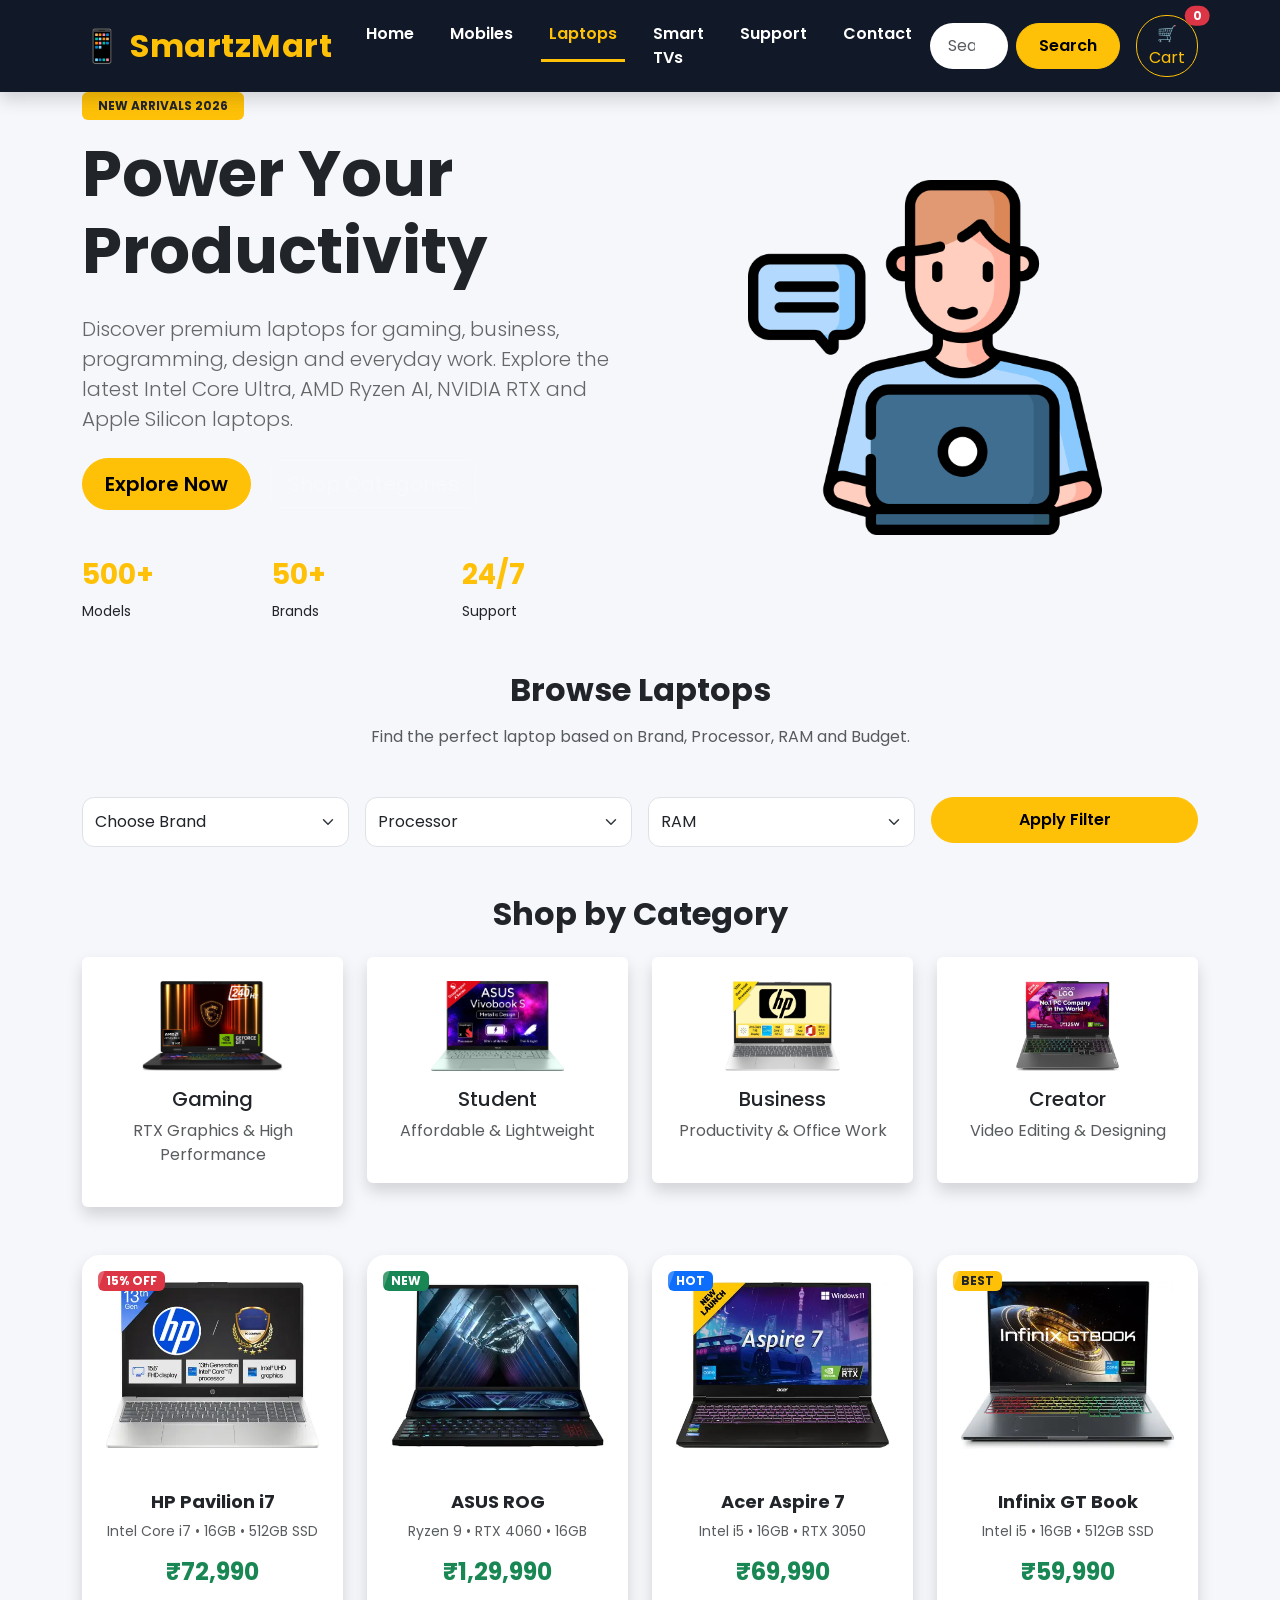
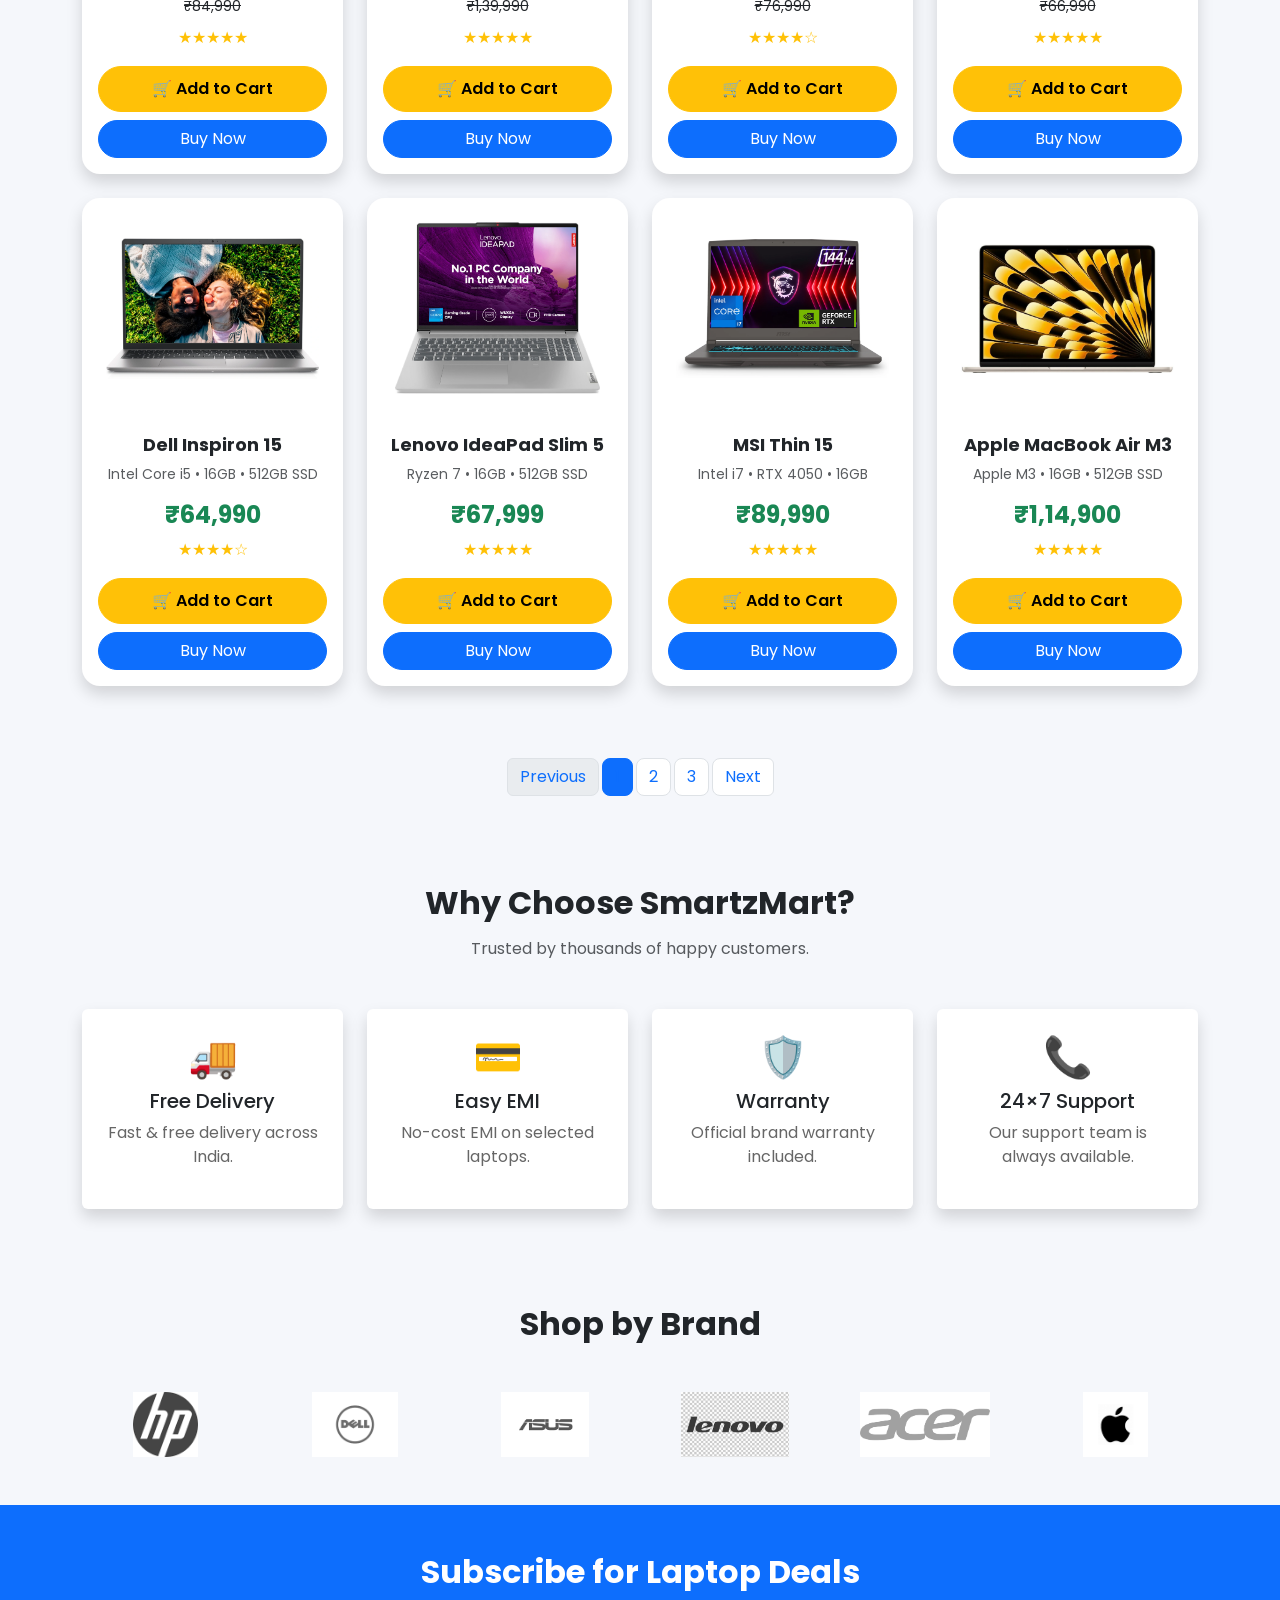
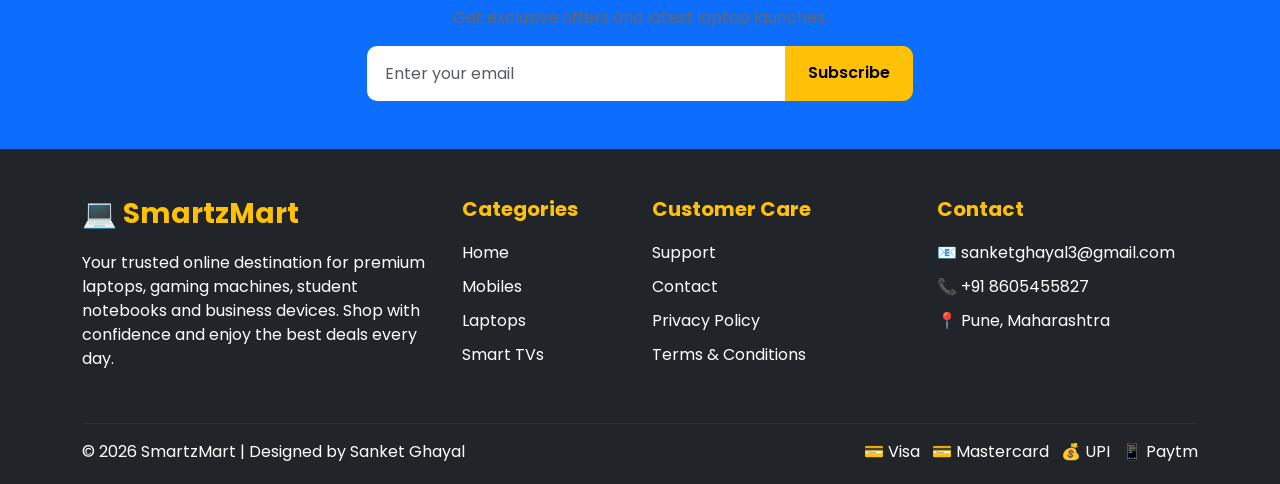
<file: laptops.html>
<!DOCTYPE html>
<html lang="en">

<head>
    <meta charset="UTF-8">
    <meta name="viewport" content="width=device-width, initial-scale=1.0">
    <title>Laptops | SmartzMart</title>

    <link href="https://cdn.jsdelivr.net/npm/bootstrap@5.3.7/dist/css/bootstrap.min.css" rel="stylesheet">
    <link rel="stylesheet" href="laptop-style.css">
</head>

<body>

<!-- ================= NAVBAR ================= -->

<nav class="navbar navbar-expand-lg navbar-dark bg-dark sticky-top shadow">
    <div class="container">

        <!-- Logo -->
        <a class="navbar-brand fw-bold fs-2 text-warning" href="index.html">
            📱 SmartzMart
        </a>

        <!-- Mobile Toggle -->
        <button class="navbar-toggler" type="button"
            data-bs-toggle="collapse"
            data-bs-target="#navbarNav">

            <span class="navbar-toggler-icon"></span>
        </button>

        <div class="collapse navbar-collapse" id="navbarNav">

            <!-- Menu -->
            <ul class="navbar-nav mx-auto">

                <li class="nav-item">
                    <a class="nav-link" href="index.html">Home</a>
                </li>

                <li class="nav-item">
                    <a class="nav-link" href="mobiles.html">Mobiles</a>
                </li>

                <li class="nav-item">
                    <a class="nav-link active" href="laptops.html">Laptops</a>
                </li>

                <li class="nav-item">
                    <a class="nav-link" href="Tvs.html">Smart TVs</a>
                </li>

                <li class="nav-item">
                    <a class="nav-link" href="Support.html">Support</a>
                </li>

                <li class="nav-item">
                    <a class="nav-link" href="Contact.html">Contact</a>
                </li>

            </ul>

            <!-- Search -->
            <form class="d-flex" onsubmit="return false;">
                <input id="searchInput" class="form-control me-2"
                    type="search"
                    placeholder="Search Products"
                    onkeyup="searchProducts()">

                <button class="btn btn-warning" type="submit">
                    Search
                </button>
            </form>

            <a href="cart.html" class="btn btn-outline-warning ms-3 position-relative">

                🛒 Cart

                <span id="cartCount"
                    class="position-absolute top-0 start-100 translate-middle badge rounded-pill bg-danger">

                    0

                </span>

            </a>

        </div>
    </div>
</nav>
<!-- ================= HERO ================= -->

<section class="hero-section">

    <div class="container">

        <div class="row align-items-center">

            <div class="col-lg-6">

                <span class="badge bg-warning text-dark px-3 py-2 mb-3">
                    NEW ARRIVALS 2026
                </span>

                <h1 class="display-3 fw-bold mb-4">

                    Power Your Productivity

                </h1>

                <p class="lead">

                    Discover premium laptops for gaming, business,
                    programming, design and everyday work.
                    Explore the latest Intel Core Ultra, AMD Ryzen AI,
                    NVIDIA RTX and Apple Silicon laptops.

                </p>

                <div class="mt-4">

                    <a href="#products" class="btn btn-warning btn-lg me-3">

                        Explore Now

                    </a>

                    <a href="#categories" class="btn btn-outline-light btn-lg">

                        Shop Categories

                    </a>

                </div>

                <div class="row mt-5">

                    <div class="col-4">

                        <h3 class="fw-bold text-warning">

                            500+

                        </h3>

                        <small>Models</small>

                    </div>

                    <div class="col-4">

                        <h3 class="fw-bold text-warning">

                            50+

                        </h3>

                        <small>Brands</small>

                    </div>

                    <div class="col-4">

                        <h3 class="fw-bold text-warning">

                            24/7

                        </h3>

                        <small>Support</small>

                    </div>

                </div>

            </div>

            <div class="col-lg-6 text-center">

                <img src="Images/laptop-hero.png"
                     class="img-fluid hero-image"
                     alt="Laptop Hero">

            </div>

        </div>

    </div>

</section>
<!-- ================= FILTER SECTION ================= -->

<section class="container py-5">

    <div class="text-center mb-5">
        <h2 class="fw-bold">Browse Laptops</h2>
        <p class="text-muted">
            Find the perfect laptop based on Brand, Processor, RAM and Budget.
        </p>
    </div>

    <div class="row g-3">

        <div class="col-lg-3 col-md-6">
            <select class="form-select">
                <option selected>Choose Brand</option>
                <option>HP</option>
                <option>ASUS</option>
                <option>Dell</option>
                <option>Lenovo</option>
                <option>Acer</option>
                <option>MSI</option>
            </select>
        </div>

        <div class="col-lg-3 col-md-6">
            <select class="form-select">
                <option selected>Processor</option>
                <option>Intel Core i3</option>
                <option>Intel Core i5</option>
                <option>Intel Core i7</option>
                <option>AMD Ryzen 5</option>
                <option>AMD Ryzen 7</option>
            </select>
        </div>

        <div class="col-lg-3 col-md-6">
            <select class="form-select">
                <option selected>RAM</option>
                <option>8 GB</option>
                <option>16 GB</option>
                <option>32 GB</option>
            </select>
        </div>

        <div class="col-lg-3 col-md-6">
            <button class="btn btn-warning w-100">
                Apply Filter
            </button>
        </div>

    </div>

</section>

<!-- ================= SHOP BY CATEGORY ================= -->

<section class="container pb-5">

    <div class="text-center mb-4">
        <h2 class="fw-bold">Shop by Category</h2>
    </div>

    <div class="row g-4">

        <div class="col-lg-3 col-md-6">
            <div class="category-card text-center p-4 shadow rounded">
                <img src="Images/gaming-laptop.png"
                     class="img-fluid mb-3"
                     style="height:90px;">
                <h5>Gaming</h5>
                <p class="text-muted">
                    RTX Graphics & High Performance
                </p>
            </div>
        </div>

        <div class="col-lg-3 col-md-6">
            <div class="category-card text-center p-4 shadow rounded">
                <img src="Images/student-laptop.png"
                     class="img-fluid mb-3"
                     style="height:90px;">
                <h5>Student</h5>
                <p class="text-muted">
                    Affordable & Lightweight
                </p>
            </div>
        </div>

        <div class="col-lg-3 col-md-6">
            <div class="category-card text-center p-4 shadow rounded">
                <img src="Images/business-laptop.png"
                     class="img-fluid mb-3"
                     style="height:90px;">
                <h5>Business</h5>
                <p class="text-muted">
                    Productivity & Office Work
                </p>
            </div>
        </div>

        <div class="col-lg-3 col-md-6">
            <div class="category-card text-center p-4 shadow rounded">
                <img src="Images/creator-laptop.png"
                     class="img-fluid mb-3"
                     style="height:90px;">
                <h5>Creator</h5>
                <p class="text-muted">
                    Video Editing & Designing
                </p>
            </div>
        </div>

    </div>

</section>

<!-- ================= LAPTOP PRODUCTS START NEXT ================= -->
<section class="container pb-5">
<div class="row g-4">
<!-- Product 1 -->

<div class="col-lg-3 col-md-6">
    <div class="card product-card h-100 shadow">

        <span class="badge bg-danger position-absolute m-3">
            15% OFF
        </span>

        <img src="Images/Hp.webp"
             class="card-img-top p-4"
             style="height:220px;object-fit:contain;">

        <div class="card-body text-center">

            <h5 class="fw-bold">
                HP Pavilion i7
            </h5>

            <p class="text-muted">
                Intel Core i7 • 16GB • 512GB SSD
            </p>

            <h4 class="text-success">
                ₹72,990
            </h4>

            <small class="text-decoration-line-through">
                ₹84,990
            </small>

            <div class="text-warning my-2">
                ★★★★★
            </div>

            <div class="d-grid gap-2 mt-3">
                <button class="btn btn-warning" onclick="addToCart(9)">
                    🛒 Add to Cart
                </button>
                <a href="https://dl.flipkart.com/dl/hp-pavilion-plus-creator-oled-eyesafe-h-series-intel-core-i7-12th-gen-12700h-16-gb-1-tb-ssd-windows-11-home-14-eh0024tu-thin-light-laptop/p/itm4aaa3f48f218c?pid=COMGHMH6GYGRH5BU&q=HP+Pavilion+i7+&store=6bo/b5g&srno=s_1_1&otracker=search&otracker1=search&fm=search-autosuggest&iid=e3721866-f6e1-44a4-8448-a29fc9366758.COMGHMH6GYGRH5BU.SEARCH&ppt=sp&ppn=sp&ssid=3c0q4uk1qk73b2f41782838987883&qH=2a3af48be720322a&ov_redirect=true&lid=LSTCOMGHMH6GYGRH5BUOAGBSM&_refId=&_appId=CL" target="_blank" class="btn btn-primary">
                    Buy Now
                </a>
            </div>

        </div>

    </div>
</div>

<!-- Product 2 -->

<div class="col-lg-3 col-md-6">
    <div class="card product-card h-100 shadow">

        <span class="badge bg-success position-absolute m-3">
            NEW
        </span>

        <img src="Images/asus.webp"
             class="card-img-top p-4"
             style="height:220px;object-fit:contain;">

        <div class="card-body text-center">

            <h5 class="fw-bold">
                ASUS ROG
            </h5>

            <p class="text-muted">
                Ryzen 9 • RTX 4060 • 16GB
            </p>

            <h4 class="text-success">
                ₹1,29,990
            </h4>

            <small class="text-decoration-line-through">
                ₹1,39,990
            </small>

            <div class="text-warning my-2">
                ★★★★★
            </div>

            <div class="d-grid gap-2 mt-3">
                <button class="btn btn-warning" onclick="addToCart(10)">
                    🛒 Add to Cart
                </button>
                <a href="https://dl.flipkart.com/dl/asus-rog-strix-g16-2026-amd-ryzen-9-16-core-8940hx-16-gb-1-tb-ssd-windows-11-home-8-gb-graphics-nvidia-geforce-rtx-5050-165-hz-g614ph-rv073ws-gaming-laptop/p/itm79a5501cd2465?pid=COMHMARKFTZY9ZHE&lid=LSTCOMHMARKFTZY9ZHEVOW8OP&marketplace=FLIPKART&q=SUS+ROG+&store=4rr/tz1&srno=s_1_2&otracker=search&otracker1=search&fm=Search&iid=58a44815-cdda-4b15-822e-dc8a8febd977.COMHMARKFTZY9ZHE.SEARCH&ppt=sp&ppn=sp&ssid=jcob9eyjn2l18hkw1782839030965&qH=c1962724498aae9f&ov_redirect=true&_refId=&_appId=CL" target="_blank" class="btn btn-primary">
                    Buy Now
                </a>
            </div>

        </div>

    </div>
</div>

<!-- Product 3 -->

<div class="col-lg-3 col-md-6">
    <div class="card product-card h-100 shadow">

        <span class="badge bg-primary position-absolute m-3">
            HOT
        </span>

        <img src="Images/acer.webp"
             class="card-img-top p-4"
             style="height:220px;object-fit:contain;">

        <div class="card-body text-center">

            <h5 class="fw-bold">
                Acer Aspire 7
            </h5>

            <p class="text-muted">
                Intel i5 • 16GB • RTX 3050
            </p>

            <h4 class="text-success">
                ₹69,990
            </h4>

            <small class="text-decoration-line-through">
                ₹76,990
            </small>

            <div class="text-warning my-2">
                ★★★★☆
            </div>

            <div class="d-grid gap-2 mt-3">
                <button class="btn btn-warning" onclick="addToCart(11)">
                    🛒 Add to Cart
                </button>
                <a href="https://dl.flipkart.com/dl/acer-aspire-7-intel-core-i7-13th-gen-13620h-16-gb-512-gb-ssd-windows-11-home-6-graphics-nvidia-geforce-rtx-4050-a715-79g-gaming-laptop/p/itm8875899548153?pid=COMHEYV9HG3USKPH&lid=LSTCOMHEYV9HG3USKPH3TQAHT&marketplace=FLIPKART&q=Acer+Aspire+7+&store=6bo/b5g&srno=s_1_2&otracker=search&otracker1=search&fm=Search&iid=6f993aec-c1d9-4682-9f02-cf6ef8bf45ee.COMHEYV9HG3USKPH.SEARCH&ppt=sp&ppn=sp&ssid=e16ttlu4qck5xf5s1782839079042&qH=0b81e6c2b9516b15&ov_redirect=true&_refId=&_appId=CL" target="_blank" class="btn btn-primary">
                    Buy Now
                </a>
            </div>

        </div>

    </div>
</div>

<!-- Product 4 -->

<div class="col-lg-3 col-md-6">
    <div class="card product-card h-100 shadow">

        <span class="badge bg-warning text-dark position-absolute m-3">
            BEST
        </span>

        <img src="Images/infinix.webp"
             class="card-img-top p-4"
             style="height:220px;object-fit:contain;">

        <div class="card-body text-center">

            <h5 class="fw-bold">
                Infinix GT Book
            </h5>

            <p class="text-muted">
                Intel i5 • 16GB • 512GB SSD
            </p>

            <h4 class="text-success">
                ₹59,990
            </h4>

            <small class="text-decoration-line-through">
                ₹66,990
            </small>

            <div class="text-warning my-2">
                ★★★★★
            </div>

            <div class="d-grid gap-2 mt-3">
                <button class="btn btn-warning" onclick="addToCart(12)">
                    🛒 Add to Cart
                </button>
                <a href="https://dl.flipkart.com/dl/infinix-gt-book-intel-core-i5-12th-gen-12450h-16-gb-512-gb-ssd-windows-11-home-6-graphics-nvidia-geforce-rtx-3050-80-w-gl613-gaming-laptop/p/itmc9e44d5a9f6c4?pid=COMHYS44JRG3NJ2V&lid=LSTCOMHYS44JRG3NJ2VXWCETL&marketplace=FLIPKART&q=Infinix+GT+Book+&store=6bo/b5g&srno=s_1_1&otracker=search&otracker1=search&fm=Search&iid=423e84f7-22a8-410d-84d6-424b3ff58696.COMHYS44JRG3NJ2V.SEARCH&ppt=sp&ppn=sp&ssid=vhicp5wtqwi2gg741782839116609&qH=004f7a024cda67ea&ov_redirect=true&_refId=&_appId=CL" target="_blank" class="btn btn-primary">
                    Buy Now
                </a>
            </div>

        </div>

    </div>
</div>
<!-- Product 5 -->

<div class="col-lg-3 col-md-6">
    <div class="card product-card h-100 shadow">

        <img src="Images/dell.webp"
             class="card-img-top p-4"
             style="height:220px;object-fit:contain;">

        <div class="card-body text-center">

            <h5 class="fw-bold">
                Dell Inspiron 15
            </h5>

            <p class="text-muted">
                Intel Core i5 • 16GB • 512GB SSD
            </p>

            <h4 class="text-success">
                ₹64,990
            </h4>

            <div class="text-warning my-2">
                ★★★★☆
            </div>

            <div class="d-grid gap-2 mt-3">
                <button class="btn btn-warning" onclick="addToCart(13)">
                    🛒 Add to Cart
                </button>
                <a href="https://dl.flipkart.com/dl/dell-inspiron-15-3520-backlit-keyboard-intel-core-i5-12th-gen-16-gb-512-gb-ssd-windows-11-home-laptop/p/itm0c93229d052fe?pid=COMGTEGW6HF5GJGQ&lid=LSTCOMGTEGW6HF5GJGQT5MCQF&marketplace=FLIPKART&q=Dell+Inspiron+15&store=6bo/b5g&srno=s_1_2&otracker=search&otracker1=search&fm=Search&iid=90b1c546-c106-4afb-a36f-7614ae12de4e.COMGTEGW6HF5GJGQ.SEARCH&ppt=sp&ppn=sp&ssid=3uml73x4uta6regw1782838717856&qH=c1652a3b6818421d&ov_redirect=true&_refId=&_appId=CL" target="_blank" class="btn btn-primary">
                    Buy Now
                </a>
            </div>

        </div>

    </div>
</div>

<!-- Product 6 -->

<div class="col-lg-3 col-md-6">
    <div class="card product-card h-100 shadow">

        <img src="Images/lenovo.webp"
             class="card-img-top p-4"
             style="height:220px;object-fit:contain;">

        <div class="card-body text-center">

            <h5 class="fw-bold">
                Lenovo IdeaPad Slim 5
            </h5>

            <p class="text-muted">
                Ryzen 7 • 16GB • 512GB SSD
            </p>

            <h4 class="text-success">
                ₹67,999
            </h4>

            <div class="text-warning my-2">
                ★★★★★
            </div>

            <div class="d-grid gap-2 mt-3">
                <button class="btn btn-warning" onclick="addToCart(14)">
                    🛒 Add to Cart
                </button>
                <a href="https://dl.flipkart.com/dl/lenovo-ideapad-slim-5-intel-core-i5-12th-gen-16-gb-512-gb-ssd-windows-11-home-16iah8-laptop/p/itma68dba42368d2?pid=COMGTYDGGUKCDA8D&lid=LSTCOMGTYDGGUKCDA8DRVP3PP&marketplace=FLIPKART&q=Lenovo+IdeaPad+Slim+5&store=6bo/b5g&srno=s_1_10&otracker=search&otracker1=search&fm=Search&iid=cd834f9d-ba21-4a59-a345-d3dd4875d79a.COMGTYDGGUKCDA8D.SEARCH&ppt=sp&ppn=sp&ssid=g1ongw3oe8o8lwjk1782838672740&qH=b083d83cb3946db3&ov_redirect=true&_refId=&_appId=CL" target="_blank" class="btn btn-primary">
                    Buy Now
                </a>
            </div>

        </div>

    </div>
</div>

<!-- Product 7 -->

<div class="col-lg-3 col-md-6">
    <div class="card product-card h-100 shadow">

        <img src="Images/msi.webp"
             class="card-img-top p-4"
             style="height:220px;object-fit:contain;">

        <div class="card-body text-center">

            <h5 class="fw-bold">
                MSI Thin 15
            </h5>

            <p class="text-muted">
                Intel i7 • RTX 4050 • 16GB
            </p>

            <h4 class="text-success">
                ₹89,990
            </h4>

            <div class="text-warning my-2">
                ★★★★★
            </div>

            <div class="d-grid gap-2 mt-3">
                <button class="btn btn-warning" onclick="addToCart(15)">
                    🛒 Add to Cart
                </button>
                <a href="https://dl.flipkart.com/dl/msi-thin-15-intel-core-i7-13th-gen-13620h-16-gb-512-gb-ssd-windows-11-home-6-graphics-nvidia-geforce-rtx-4050-144-hz-45-w-b13ve-gaming-laptop/p/itm8084b0b7961d4?pid=COMHCQ4TFPZPJKMY&lid=LSTCOMHCQ4TFPZPJKMYC4TKBI&marketplace=FLIPKART&q=MSI+Thin+15+&store=6bo/b5g&srno=s_1_1&otracker=search&otracker1=search&fm=Search&iid=6abcb1d3-d01a-417a-bfb6-e10c7890b8d8.COMHCQ4TFPZPJKMY.SEARCH&ppt=sp&ppn=sp&ssid=n8b5nqww1e4cnjsw1782838627589&qH=1d96199ab3aca28f&ov_redirect=true&_refId=&_appId=CL" target="_blank" class="btn btn-primary">
                    Buy Now
                </a>
            </div>

        </div>

    </div>
</div>

<!-- Product 8 -->

<div class="col-lg-3 col-md-6">
    <div class="card product-card h-100 shadow">

        <img src="Images/apple-macbook.webp"
             class="card-img-top p-4"
             style="height:220px;object-fit:contain;">

        <div class="card-body text-center">

            <h5 class="fw-bold">
                Apple MacBook Air M3
            </h5>

            <p class="text-muted">
                Apple M3 • 16GB • 512GB SSD
            </p>

            <h4 class="text-success">
                ₹1,14,900
            </h4>

            <div class="text-warning my-2">
                ★★★★★
            </div>

            <div class="d-grid gap-2 mt-3">
                <button class="btn btn-warning" onclick="addToCart(16)">
                    🛒 Add to Cart
                </button>
                <a href="https://dl.flipkart.com/dl/apple-macbook-air-m3-8-gb-256-gb-ssd-macos-sonoma-mrxt3hn-a/p/itm2ea42dec44bca?pid=COMGYP5GGSNGYSZP&lid=LSTCOMGYP5GGSNGYSZPBWPP4V&marketplace=FLIPKART&q=Apple+MacBook+Air+M3&store=6bo/b5g&srno=s_1_1&otracker=search&otracker1=search&fm=Search&iid=fc8cbb26-8be6-41a4-b0ec-402a1f4ed0b8.COMGYP5GGSNGYSZP.SEARCH&ppt=sp&ppn=sp&ssid=qirvhtuwpkbx57281782838534908&qH=ec7ca751cbc5a493&ov_redirect=true&_refId=&_appId=CL" target="_blank" class="btn btn-primary">
                    Buy Now
                </a>
            </div>

        </div>

    </div>
</div>

</div>
</section>
<!-- ================= PAGINATION ================= -->

<section class="container py-4">

    <nav>

        <ul class="pagination justify-content-center">

            <li class="page-item disabled">
                <a class="page-link">Previous</a>
            </li>

            <li class="page-item active">
                <a class="page-link" href="#">1</a>
            </li>

            <li class="page-item">
                <a class="page-link" href="#">2</a>
            </li>

            <li class="page-item">
                <a class="page-link" href="#">3</a>
            </li>

            <li class="page-item">
                <a class="page-link" href="#">Next</a>
            </li>

        </ul>

    </nav>

</section>

<!-- ================= WHY CHOOSE SMARTZMART ================= -->

<section class="container py-5">

    <div class="text-center mb-5">

        <h2 class="fw-bold">Why Choose SmartzMart?</h2>

        <p class="text-muted">
            Trusted by thousands of happy customers.
        </p>

    </div>

    <div class="row g-4">

        <div class="col-lg-3 col-md-6">

            <div class="card border-0 shadow h-100 text-center p-4">

                <h1>🚚</h1>

                <h5>Free Delivery</h5>

                <p>Fast & free delivery across India.</p>

            </div>

        </div>

        <div class="col-lg-3 col-md-6">

            <div class="card border-0 shadow h-100 text-center p-4">

                <h1>💳</h1>

                <h5>Easy EMI</h5>

                <p>No-cost EMI on selected laptops.</p>

            </div>

        </div>

        <div class="col-lg-3 col-md-6">

            <div class="card border-0 shadow h-100 text-center p-4">

                <h1>🛡️</h1>

                <h5>Warranty</h5>

                <p>Official brand warranty included.</p>

            </div>

        </div>

        <div class="col-lg-3 col-md-6">

            <div class="card border-0 shadow h-100 text-center p-4">

                <h1>📞</h1>

                <h5>24×7 Support</h5>

                <p>Our support team is always available.</p>

            </div>

        </div>

    </div>

</section>

<!-- ================= TOP BRANDS ================= -->

<section class="container py-5">

    <h2 class="text-center fw-bold mb-5">
        Shop by Brand
    </h2>

    <div class="row text-center g-4">

        <div class="col-6 col-md-4 col-lg-2">
            <img src="Images/hp-logo.png" class="img-fluid brand-logo">
        </div>

        <div class="col-6 col-md-4 col-lg-2">
            <img src="Images/dell-logo.png" class="img-fluid brand-logo">
        </div>

        <div class="col-6 col-md-4 col-lg-2">
            <img src="Images/asus-logo.png" class="img-fluid brand-logo">
        </div>

        <div class="col-6 col-md-4 col-lg-2">
            <img src="Images/lenovo-logo.png" class="img-fluid brand-logo">
        </div>

        <div class="col-6 col-md-4 col-lg-2">
            <img src="Images/acer-logo.png" class="img-fluid brand-logo">
        </div>

        <div class="col-6 col-md-4 col-lg-2">
            <img src="Images/apple-logo.png" class="img-fluid brand-logo">
        </div>

    </div>

</section>

<!-- ================= NEWSLETTER ================= -->

<section class="bg-primary text-white py-5">

    <div class="container text-center">

        <h2 class="fw-bold">

            Subscribe for Laptop Deals

        </h2>

        <p>

            Get exclusive offers and latest laptop launches.

        </p>

        <div class="row justify-content-center">

            <div class="col-lg-6">

                <div class="input-group">

                    <input
                        type="email"
                        class="form-control"
                        placeholder="Enter your email">

                    <button class="btn btn-warning">

                        Subscribe

                    </button>

                </div>

            </div>

        </div>

    </div>

</section>
<!-- ================= FOOTER ================= -->

<footer class="bg-dark text-white pt-5">

    <div class="container">

        <div class="row">

            <div class="col-lg-4 mb-4">

                <h3 class="text-warning fw-bold">
                    💻 SmartzMart
                </h3>

                <p>
                    Your trusted online destination for premium laptops,
                    gaming machines, student notebooks and business devices.
                    Shop with confidence and enjoy the best deals every day.
                </p>

            </div>

            <div class="col-lg-2 mb-4">

                <h5 class="text-warning">
                    Categories
                </h5>

                <ul class="list-unstyled">

                    <li><a href="index.html" class="text-white text-decoration-none">Home</a></li>

                    <li><a href="mobiles.html" class="text-white text-decoration-none">Mobiles</a></li>

                    <li><a href="laptops.html" class="text-white text-decoration-none">Laptops</a></li>

                    <li><a href="Tvs.html" class="text-white text-decoration-none">Smart TVs</a></li>

                </ul>

            </div>

            <div class="col-lg-3 mb-4">

                <h5 class="text-warning">
                    Customer Care
                </h5>

                <ul class="list-unstyled">

                    <li><a href="Support.html" class="text-white text-decoration-none">Support</a></li>

                    <li><a href="Contact.html" class="text-white text-decoration-none">Contact</a></li>

                    <li><a href="#" class="text-white text-decoration-none">Privacy Policy</a></li>

                    <li><a href="#" class="text-white text-decoration-none">Terms & Conditions</a></li>

                </ul>

            </div>

            <div class="col-lg-3 mb-4">

                <h5 class="text-warning">
                    Contact
                </h5>

                <p>📧 sanketghayal3@gmail.com</p>

<p>📞 +91 8605455827</p>

<p>📍 Pune, Maharashtra</p>

            </div>

        </div>

        <hr>

        <div class="row align-items-center">

            <div class="col-md-6 text-center text-md-start">

                © 2026 SmartzMart | Designed by Sanket Ghayal

            </div>

            <div class="col-md-6 text-center text-md-end">

                💳 Visa &nbsp;
                💳 Mastercard &nbsp;
                💰 UPI &nbsp;
                📱 Paytm

            </div>

        </div>

    </div>

</footer>

<!-- Back To Top -->

<button id="topBtn"
        class="btn btn-warning rounded-circle">

⬆

</button>

<script src="https://cdn.jsdelivr.net/npm/bootstrap@5.3.7/dist/js/bootstrap.bundle.min.js"></script>

<script>

const topBtn=document.getElementById("topBtn");

window.onscroll=function(){

if(document.body.scrollTop>300||document.documentElement.scrollTop>300){

topBtn.style.display="block";

}else{

topBtn.style.display="none";

}

};

topBtn.onclick=function(){

window.scrollTo({

top:0,

behavior:"smooth"

});

};

</script>
<script src="products.js"></script>
<script src="script.js"></script>
</body>

</html>
</file>
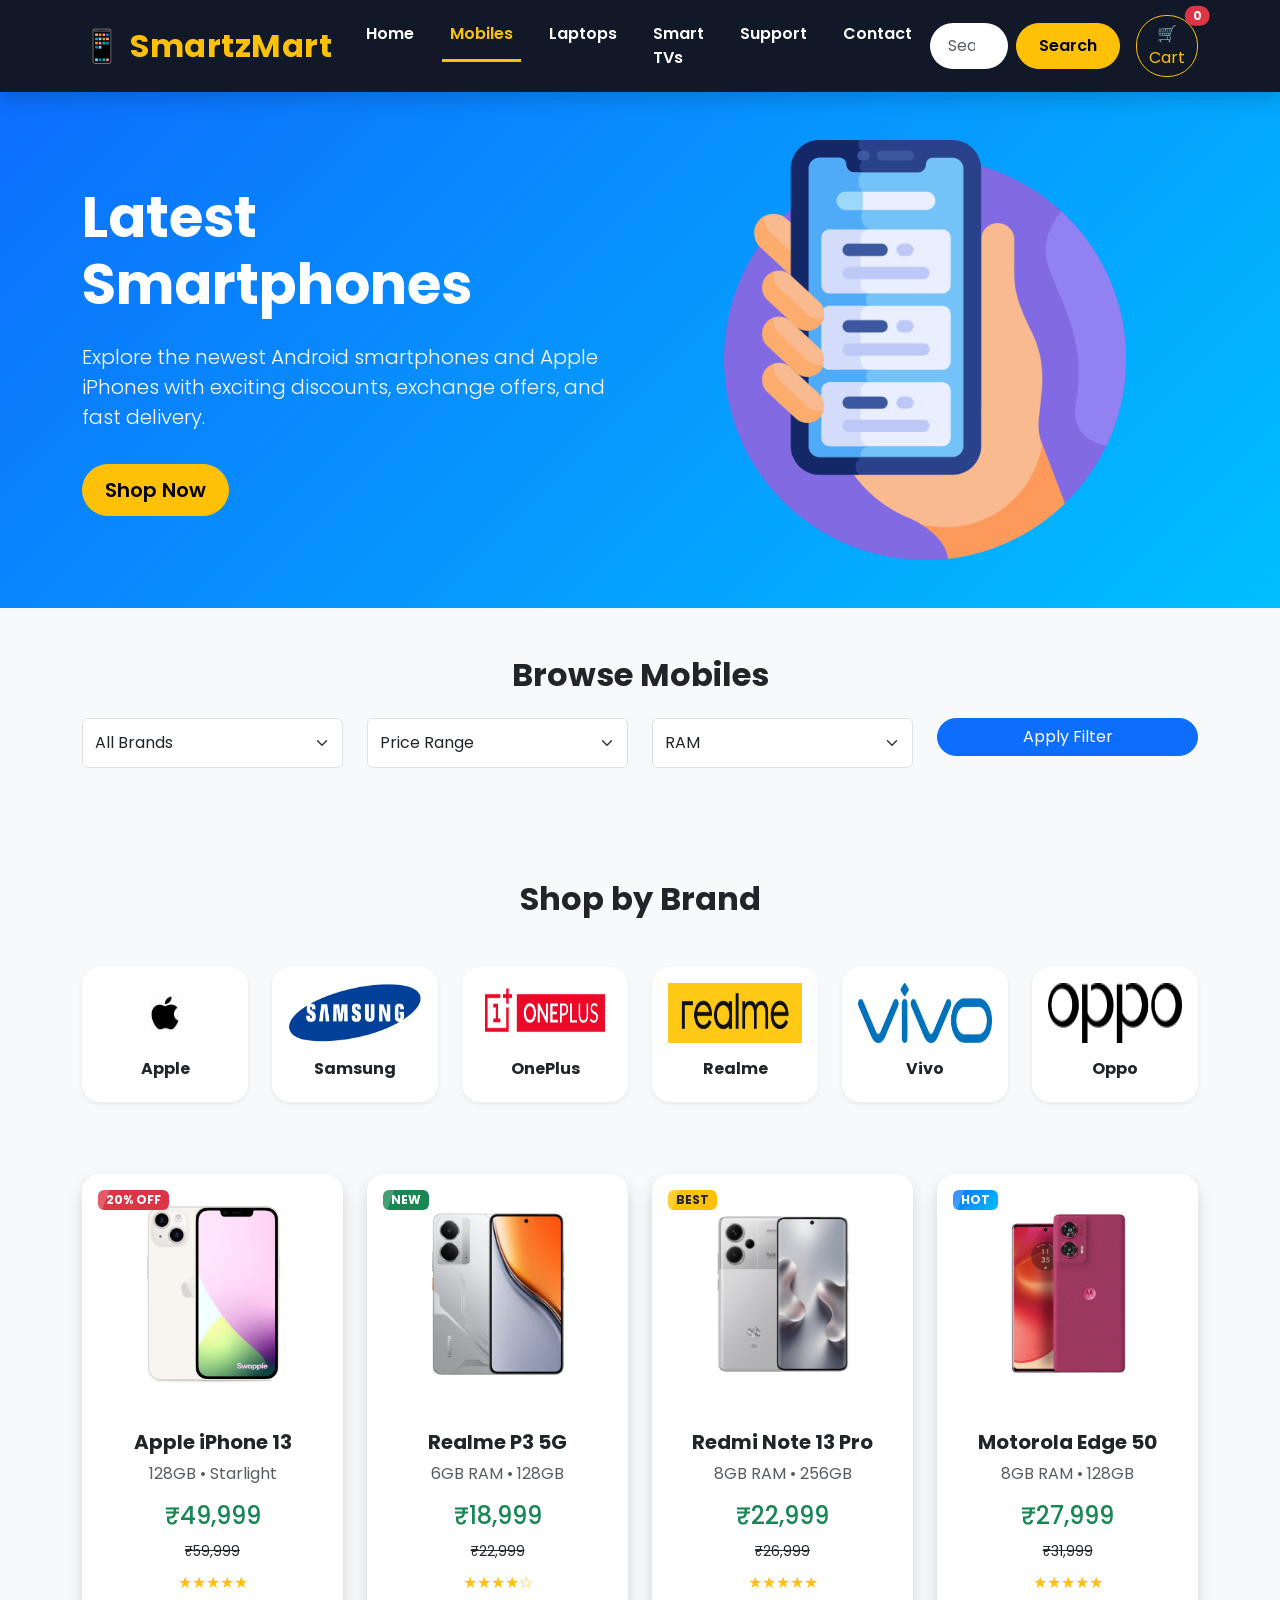
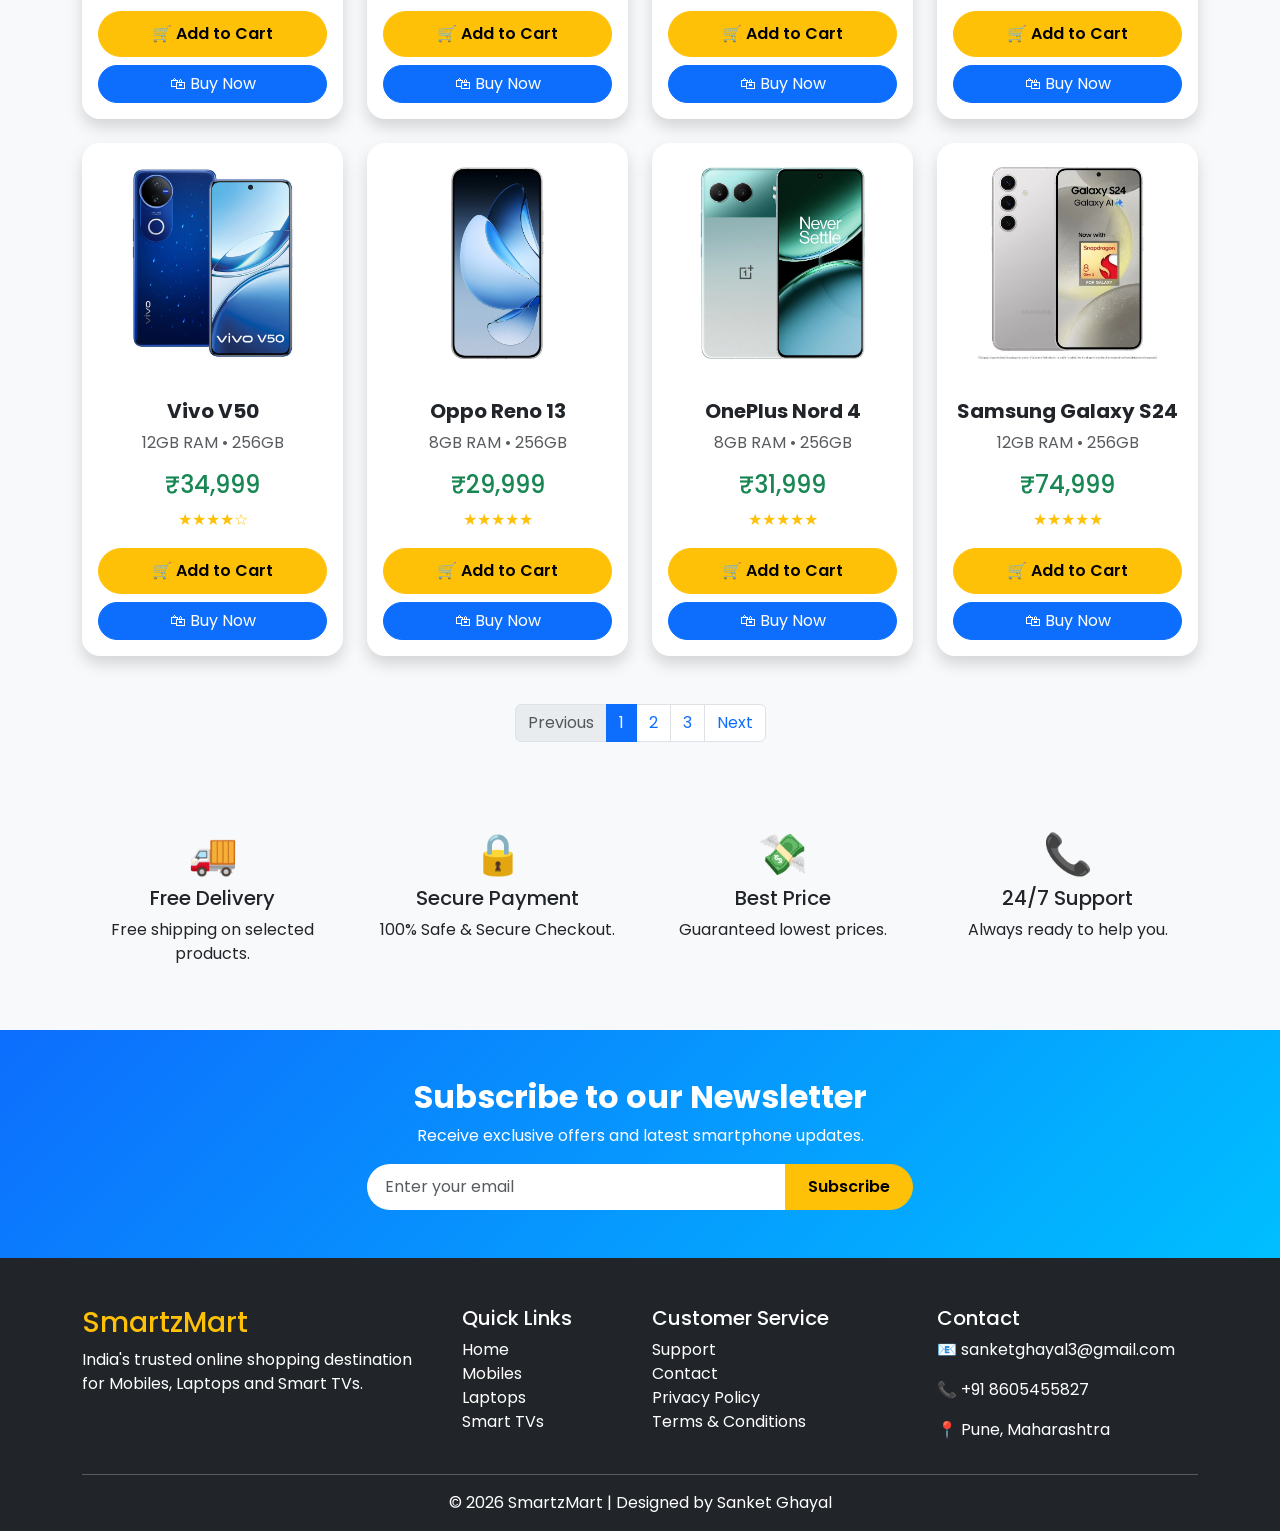
<file: mobiles.html>
<!DOCTYPE html>
<html lang="en">
<head>
  <meta charset="UTF-8">
  <meta name="viewport" content="width=device-width, initial-scale=1.0">
  <title>Mobiles – SmartzMart</title>
  <link rel="stylesheet" href="https://cdn.jsdelivr.net/npm/bootstrap@5.3.7/dist/css/bootstrap.min.css">
  <link rel="stylesheet" href="Mobile-style.css">
</head>
<body>

<!-- ================= NAVBAR ================= -->

<nav class="navbar navbar-expand-lg navbar-dark bg-dark sticky-top shadow">
    <div class="container">

        <!-- Logo -->
        <a class="navbar-brand fw-bold fs-2 text-warning" href="index.html">
            📱 SmartzMart
        </a>

        <!-- Mobile Toggle -->
        <button class="navbar-toggler" type="button"
            data-bs-toggle="collapse"
            data-bs-target="#navbarNav">

            <span class="navbar-toggler-icon"></span>
        </button>

        <div class="collapse navbar-collapse" id="navbarNav">

            <!-- Menu -->
            <ul class="navbar-nav mx-auto">

                <li class="nav-item">
                    <a class="nav-link" href="index.html">Home</a>
                </li>

                <li class="nav-item">
                    <a class="nav-link active" href="mobiles.html">Mobiles</a>
                </li>

                <li class="nav-item">
                    <a class="nav-link" href="laptops.html">Laptops</a>
                </li>

                <li class="nav-item">
                    <a class="nav-link" href="Tvs.html">Smart TVs</a>
                </li>

                <li class="nav-item">
                    <a class="nav-link" href="Support.html">Support</a>
                </li>

                <li class="nav-item">
                    <a class="nav-link" href="Contact.html">Contact</a>
                </li>

            </ul>

            <!-- Search -->
            <form class="d-flex" onsubmit="return false;">
                <input id="searchInput" class="form-control me-2"
                    type="search"
                    placeholder="Search Products"
                    onkeyup="searchProducts()">

                <button class="btn btn-warning" type="submit">
                    Search
                </button>
            </form>

            <a href="cart.html" class="btn btn-outline-warning ms-3 position-relative">

                🛒 Cart

                <span id="cartCount"
                    class="position-absolute top-0 start-100 translate-middle badge rounded-pill bg-danger">

                    0

                </span>

            </a>

        </div>
    </div>
</nav>
<!-- ================= HERO ================= -->

<section class="bg-primary text-white py-5">

<div class="container">

<div class="row align-items-center">

<div class="col-lg-6">

<h1 class="display-4 fw-bold">

Latest Smartphones

</h1>

<p class="lead mt-4">

Explore the newest Android smartphones and Apple iPhones with exciting discounts, exchange offers, and fast delivery.

</p>

<a href="#products"
class="btn btn-warning btn-lg mt-3">

Shop Now

</a>

</div>

<div class="col-lg-6 text-center">

<img
src="Images/mobile-hero.png"
class="img-fluid"
style="max-height:420px;">

</div>

</div>

</div>

</section>

<!-- ================= FILTER ================= -->

<section class="container py-5">

<h2 class="fw-bold text-center mb-4">

Browse Mobiles

</h2>

<div class="row">

<div class="col-lg-3 mb-3">

<select class="form-select">

<option>All Brands</option>

<option>Apple</option>

<option>Samsung</option>

<option>Realme</option>

<option>Redmi</option>

<option>Motorola</option>

<option>OnePlus</option>

<option>Vivo</option>

<option>Oppo</option>

</select>

</div>

<div class="col-lg-3 mb-3">

<select class="form-select">

<option>Price Range</option>

<option>Under ₹15,000</option>

<option>₹15,000 - ₹30,000</option>

<option>₹30,000 - ₹50,000</option>

<option>Above ₹50,000</option>

</select>

</div>

<div class="col-lg-3 mb-3">

<select class="form-select">

<option>RAM</option>

<option>4 GB</option>

<option>6 GB</option>

<option>8 GB</option>

<option>12 GB</option>

<option>16 GB</option>

</select>

</div>

<div class="col-lg-3 mb-3">

<button class="btn btn-primary w-100">

Apply Filter

</button>

</div>

</div>

</section>
<!-- ================= BRANDS ================= -->

<section class="container py-5">

    <h2 class="text-center fw-bold mb-5">
        Shop by Brand
    </h2>

    <div class="row g-4 text-center">

        <div class="col-6 col-md-4 col-lg-2">
            <div class="card shadow-sm border-0 h-100 brand-card">
                <div class="card-body">
                    <img src="Images/apple-logo.png" class="img-fluid mb-3" style="height:60px;">
                    <h6 class="fw-bold">Apple</h6>
                </div>
            </div>
        </div>

        <div class="col-6 col-md-4 col-lg-2">
            <div class="card shadow-sm border-0 h-100 brand-card">
                <div class="card-body">
                    <img src="Images/samsung-logo.png" class="img-fluid mb-3" style="height:60px;">
                    <h6 class="fw-bold">Samsung</h6>
                </div>
            </div>
        </div>

        <div class="col-6 col-md-4 col-lg-2">
            <div class="card shadow-sm border-0 h-100 brand-card">
                <div class="card-body">
                    <img src="Images/oneplus-logo.png" class="img-fluid mb-3" style="height:60px;">
                    <h6 class="fw-bold">OnePlus</h6>
                </div>
            </div>
        </div>

        <div class="col-6 col-md-4 col-lg-2">
            <div class="card shadow-sm border-0 h-100 brand-card">
                <div class="card-body">
                    <img src="Images/realme-logo.png" class="img-fluid mb-3" style="height:60px;">
                    <h6 class="fw-bold">Realme</h6>
                </div>
            </div>
        </div>

        <div class="col-6 col-md-4 col-lg-2">
            <div class="card shadow-sm border-0 h-100 brand-card">
                <div class="card-body">
                    <img src="Images/vivo-logo.png" class="img-fluid mb-3" style="height:60px;">
                    <h6 class="fw-bold">Vivo</h6>
                </div>
            </div>
        </div>

        <div class="col-6 col-md-4 col-lg-2">
            <div class="card shadow-sm border-0 h-100 brand-card">
                <div class="card-body">
                    <img src="Images/oppo-logo.png" class="img-fluid mb-3" style="height:60px;">
                    <h6 class="fw-bold">Oppo</h6>
                </div>
            </div>
        </div>

    </div>

</section>

<!-- ================= PRODUCTS START ================= -->

<section class="container py-4" id="products">

<div class="row g-4">


<!-- ================= PRODUCT 1 ================= -->

<div class="col-lg-3 col-md-6">

<div class="card product-card h-100 shadow">

<span class="badge bg-danger position-absolute m-3">
20% OFF
</span>

<img src="Images/iphone.avif"
class="card-img-top p-4"
style="height:240px;object-fit:contain;">

<div class="card-body text-center">

<h5 class="fw-bold">
Apple iPhone 13
</h5>

<p class="text-muted">
128GB • Starlight
</p>

<h4 class="text-success">
₹49,999
</h4>

<small class="text-decoration-line-through">
₹59,999
</small>

<div class="text-warning my-2">
★★★★★
</div>

<div class="d-grid gap-2 mt-3">

<button
class="btn btn-warning"
onclick="addToCart(1)">

🛒 Add to Cart

</button>

<a
href="https://www.flipkart.com/search?q=apple+iphone+13"
target="_blank"
class="btn btn-primary">

🛍 Buy Now

</a>

</div>

</div>

</div>

</div>

<!-- ================= PRODUCT 2 ================= -->

<div class="col-lg-3 col-md-6">

<div class="card product-card h-100 shadow">

<span class="badge bg-success position-absolute m-3">
NEW
</span>

<img src="Images/realme.png"
class="card-img-top p-4"
style="height:240px;object-fit:contain;">

<div class="card-body text-center">

<h5 class="fw-bold">
Realme P3 5G
</h5>

<p class="text-muted">
6GB RAM • 128GB
</p>

<h4 class="text-success">
₹18,999
</h4>

<small class="text-decoration-line-through">
₹22,999
</small>

<div class="text-warning my-2">
★★★★☆
</div>

<div class="d-grid gap-2 mt-3">

<button
class="btn btn-warning"
onclick="addToCart(2)">

🛒 Add to Cart

</button>

<a
href="https://www.flipkart.com/search?q=realme+p3+5g"
target="_blank"
class="btn btn-primary">

🛍 Buy Now

</a>

</div>

</div>

</div>

</div>

<!-- ================= PRODUCT 3 ================= -->

<div class="col-lg-3 col-md-6">

<div class="card product-card h-100 shadow">

<span class="badge bg-warning text-dark position-absolute m-3">
BEST
</span>

<img src="Images/redme.png"
class="card-img-top p-4"
style="height:240px;object-fit:contain;">

<div class="card-body text-center">

<h5 class="fw-bold">
Redmi Note 13 Pro
</h5>

<p class="text-muted">
8GB RAM • 256GB
</p>

<h4 class="text-success">
₹22,999
</h4>

<small class="text-decoration-line-through">
₹26,999
</small>

<div class="text-warning my-2">
★★★★★
</div>

<div class="d-grid gap-2 mt-3">

<button
class="btn btn-warning"
onclick="addToCart(3)">

🛒 Add to Cart

</button>

<a
href="https://www.flipkart.com/search?q=redmi+note+13"
target="_blank"
class="btn btn-primary">

🛍 Buy Now

</a>

</div>

</div>

</div>

</div>

<!-- ================= PRODUCT 4 ================= -->

<div class="col-lg-3 col-md-6">

<div class="card product-card h-100 shadow">

<span class="badge bg-primary position-absolute m-3">
HOT
</span>

<img src="Images/moto.png"
class="card-img-top p-4"
style="height:240px;object-fit:contain;">

<div class="card-body text-center">

<h5 class="fw-bold">
Motorola Edge 50
</h5>

<p class="text-muted">
8GB RAM • 128GB
</p>

<h4 class="text-success">
₹27,999
</h4>

<small class="text-decoration-line-through">
₹31,999
</small>

<div class="text-warning my-2">
★★★★★
</div>

<div class="d-grid gap-2 mt-3">

<button
class="btn btn-warning"
onclick="addToCart(4)">

🛒 Add to Cart

</button>

<a
href="https://www.flipkart.com/search?q=motorola+edge+50"
target="_blank"
class="btn btn-primary">

🛍 Buy Now

</a>

</div>

</div>

</div>

</div>

<!-- ================= PRODUCT 5 ================= -->

<div class="col-lg-3 col-md-6">

<div class="card product-card h-100 shadow">

<img src="Images/vivo.png"
class="card-img-top p-4"
style="height:240px;object-fit:contain;">

<div class="card-body text-center">

<h5 class="fw-bold">
Vivo V50
</h5>

<p class="text-muted">
12GB RAM • 256GB
</p>

<h4 class="text-success">
₹34,999
</h4>

<div class="text-warning my-2">
★★★★☆
</div>

<div class="d-grid gap-2 mt-3">

<button
class="btn btn-warning"
onclick="addToCart(5)">

🛒 Add to Cart

</button>

<a
href="https://dl.flipkart.com/dl/vivo-v50-5g-starry-night-256-gb/p/itm12bbdca230795?pid=MOBHFG92FAGVZA2P&lid=LSTMOBHFG92FAGVZA2PLP5U2G&marketplace=FLIPKART&q=Vivo+V50+&store=tyy/4io&srno=s_1_1&otracker=search&otracker1=search&fm=Search&iid=042100a4-6fb6-4a91-ba9c-e8fb40903226.MOBHFG92FAGVZA2P.SEARCH&ppt=sp&ppn=sp&ssid=0dxwg7x881pky70g1782837391489&qH=b344293eb05404f0&ov_redirect=true&_refId=&_appId=CL"
target="_blank"
class="btn btn-primary">

🛍 Buy Now

</a>

</div>

</div>

</div>

</div>

<!-- ================= PRODUCT 6 ================= -->

<div class="col-lg-3 col-md-6">

<div class="card product-card h-100 shadow">

<img src="Images/oppo.png"
class="card-img-top p-4"
style="height:240px;object-fit:contain;">

<div class="card-body text-center">

<h5 class="fw-bold">
Oppo Reno 13
</h5>

<p class="text-muted">
8GB RAM • 256GB
</p>

<h4 class="text-success">
₹29,999
</h4>

<div class="text-warning my-2">
★★★★★
</div>

<div class="d-grid gap-2 mt-3">

<button
class="btn btn-warning"
onclick="addToCart(6)">

🛒 Add to Cart

</button>

<a
href="https://dl.flipkart.com/dl/oppo-reno13-5g-ivory-white-128-gb/p/itmf0b823e5bcb9d?pid=MOBH92AGMVMEPZWJ&lid=LSTMOBH92AGMVMEPZWJSR23ML&marketplace=FLIPKART&q=Oppo+Reno+13++&store=tyy/4io&srno=s_1_4&otracker=search&otracker1=search&fm=Search&iid=62739dbf-e15a-420b-8332-976834812b5c.MOBH92AGMVMEPZWJ.SEARCH&ppt=sp&ppn=sp&ssid=2ascrflspyleu0hs1782837342683&qH=c219b347fcf29d3a&ov_redirect=true&_refId=&_appId=CL"
target="_blank"
class="btn btn-primary">

🛍 Buy Now

</a>

</div>
</div>

</div>

</div>

<!-- ================= PRODUCT 7 ================= -->

<div class="col-lg-3 col-md-6">

<div class="card product-card h-100 shadow">

<img src="Images/oneplus.png"
class="card-img-top p-4"
style="height:240px;object-fit:contain;">

<div class="card-body text-center">

<h5 class="fw-bold">
OnePlus Nord 4
</h5>

<p class="text-muted">
8GB RAM • 256GB
</p>

<h4 class="text-success">
₹31,999
</h4>

<div class="text-warning my-2">
★★★★★
</div>

<div class="d-grid gap-2 mt-3">

<button
class="btn btn-warning"
onclick="addToCart(7)">

🛒 Add to Cart

</button>

<a
href="https://dl.flipkart.com/dl/oneplus-nord-4-5g-oasis-green-256-gb/p/itmed83e7926e3e5?pid=MOBH3YA8ZFTVSREP&lid=LSTMOBH3YA8ZFTVSREPHKADS9&marketplace=FLIPKART&q=OnePlus+Nord+4&store=tyy/4io&srno=s_1_1&otracker=search&otracker1=search&fm=Search&iid=7aba2ae0-22d4-41c7-b57c-d0901bfc84fb.MOBH3YA8ZFTVSREP.SEARCH&ppt=sp&ppn=sp&ssid=m6svsv8ay5s2cmps1782836917908&qH=854517925bdc10a2&ov_redirect=true&_refId=&_appId=CL"
target="_blank"
class="btn btn-primary">

🛍 Buy Now

</a>

</div>
</div>

</div>

</div>

<!-- ================= PRODUCT 8 ================= -->

<div class="col-lg-3 col-md-6">

<div class="card product-card h-100 shadow">

<img src="Images/samsungphone.png"
class="card-img-top p-4"
style="height:240px;object-fit:contain;">

<div class="card-body text-center">

<h5 class="fw-bold">
Samsung Galaxy S24
</h5>

<p class="text-muted">
12GB RAM • 256GB
</p>

<h4 class="text-success">
₹74,999
</h4>

<div class="text-warning my-2">
★★★★★
</div>

<div class="d-grid gap-2 mt-3">

<button
class="btn btn-warning"
onclick="addToCart(8)">

🛒 Add to Cart

</button>

<a href="https://dl.flipkart.com/dl/samsung-galaxy-s24-5g-snapdragon-marble-gray-256-gb/p/itmc60e0c4fb63b7?pid=MOBHDVFKAWDVHJTU&lid=LSTMOBHDVFKAWDVHJTUK7PT9L&marketplace=FLIPKART&q=Samsung+Galaxy+S24+&store=tyy/4io&srno=s_1_1&otracker=search&otracker1=search&fm=Search&iid=60e864af-37fa-41d3-9602-d568f940167a.MOBHDVFKAWDVHJTU.SEARCH&ppt=sp&ppn=sp&ssid=yr0zetov0vyhnaww1782837218268&qH=42f3944f9b19ec46&ov_redirect=true&_refId=&_appId=CL" target="_blank" class="btn btn-primary">
🛍 Buy Now
</a>

</div>

</div>

</div>

</div>
<!-- ================= PAGINATION ================= -->

</div>

<div class="text-center mt-5">

<nav>

<ul class="pagination justify-content-center">

<li class="page-item disabled">
<a class="page-link">Previous</a>
</li>

<li class="page-item active">
<a class="page-link" href="#">1</a>
</li>

<li class="page-item">
<a class="page-link" href="#">2</a>
</li>

<li class="page-item">
<a class="page-link" href="#">3</a>
</li>

<li class="page-item">
<a class="page-link" href="#">Next</a>
</li>

</ul>

</nav>

</div>

</section>

<!-- ================= WHY SHOP ================= -->

<section class="container py-5">

<div class="row text-center">

<div class="col-md-3">

<h1>🚚</h1>

<h5>Free Delivery</h5>

<p>Free shipping on selected products.</p>

</div>

<div class="col-md-3">

<h1>🔒</h1>

<h5>Secure Payment</h5>

<p>100% Safe & Secure Checkout.</p>

</div>

<div class="col-md-3">

<h1>💸</h1>

<h5>Best Price</h5>

<p>Guaranteed lowest prices.</p>

</div>

<div class="col-md-3">

<h1>📞</h1>

<h5>24/7 Support</h5>

<p>Always ready to help you.</p>

</div>

</div>

</section>

<!-- ================= NEWSLETTER ================= -->

<section class="bg-primary text-white py-5">

<div class="container text-center">

<h2 class="fw-bold">

Subscribe to our Newsletter

</h2>

<p>

Receive exclusive offers and latest smartphone updates.

</p>

<div class="row justify-content-center">

<div class="col-lg-6">

<div class="input-group">

<input
type="email"
class="form-control"
placeholder="Enter your email">

<button class="btn btn-warning">

Subscribe

</button>

</div>

</div>

</div>

</div>

</section>

<!-- ================= FOOTER ================= -->

<footer class="bg-dark text-white pt-5">

<div class="container">

<div class="row">

<div class="col-lg-4">

<h3 class="text-warning">

SmartzMart

</h3>

<p>

India's trusted online shopping destination for Mobiles, Laptops and Smart TVs.

</p>

</div>

<div class="col-lg-2">

<h5>

Quick Links

</h5>

<ul class="list-unstyled">

<li><a href="index.html" class="text-white text-decoration-none">Home</a></li>

<li><a href="mobiles.html" class="text-white text-decoration-none">Mobiles</a></li>

<li><a href="laptops.html" class="text-white text-decoration-none">Laptops</a></li>

<li><a href="Tvs.html" class="text-white text-decoration-none">Smart TVs</a></li>

</ul>

</div>

<div class="col-lg-3">

<h5>

Customer Service

</h5>

<ul class="list-unstyled">

<li><a href="Support.html" class="text-white text-decoration-none">Support</a></li>

<li><a href="Contact.html" class="text-white text-decoration-none">Contact</a></li>

<li>Privacy Policy</li>

<li>Terms & Conditions</li>

</ul>

</div>

<div class="col-lg-3">

<h5>

Contact

</h5>

<p>📧 sanketghayal3@gmail.com</p>

<p>📞 +91 8605455827</p>

<p>📍 Pune, Maharashtra</p>
</div>

</div>

<hr>

<div class="text-center pb-3">

© 2026 SmartzMart | Designed by Sanket Ghayal

</div>

</div>

</footer>

<script src="https://cdn.jsdelivr.net/npm/bootstrap@5.3.7/dist/js/bootstrap.bundle.min.js"></script>
<script>
const obs=new IntersectionObserver((entries)=>{entries.forEach(el=>{if(el.isIntersecting){el.target.classList.add("visible");obs.unobserve(el.target);}});},{threshold:0.1});
document.querySelectorAll(".brand-section").forEach(el=>obs.observe(el));
</script>
<script src="products.js"></script>
<script src="script.js"></script>
</body>
</html>
</file>
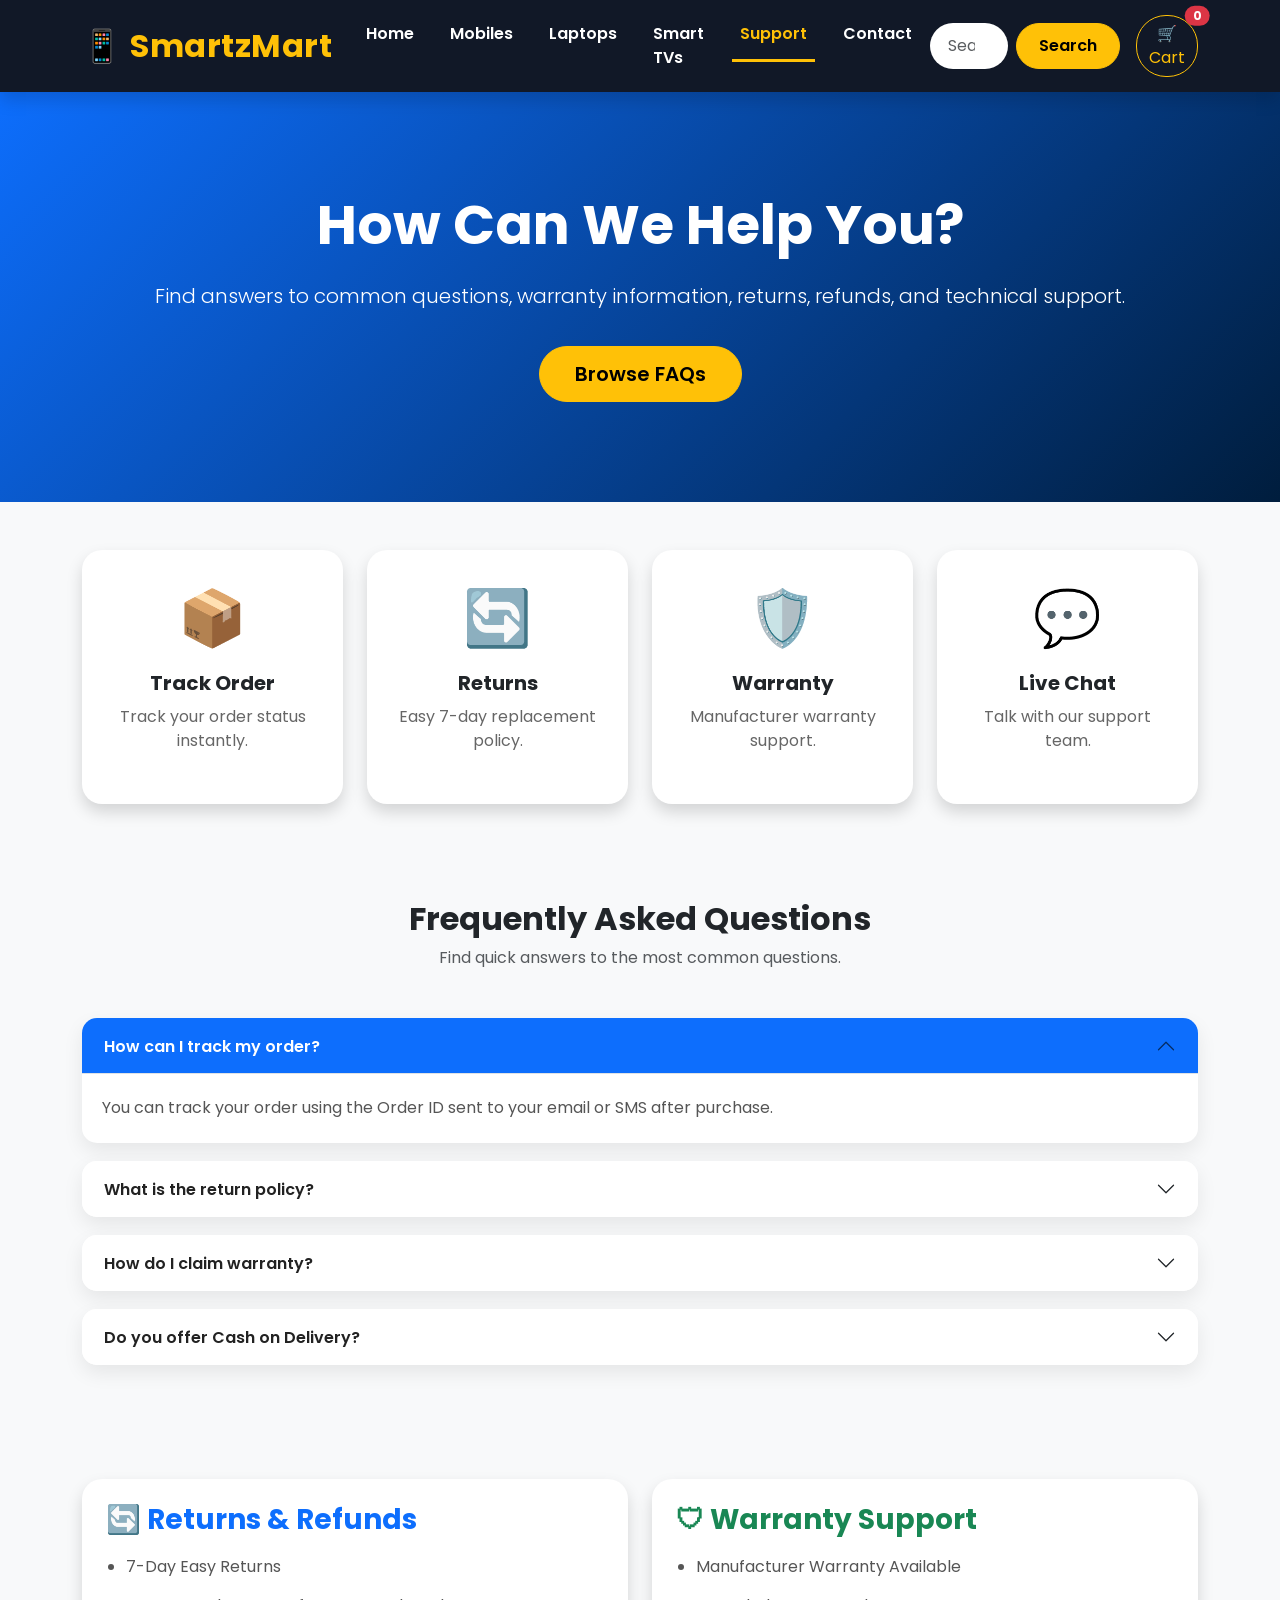
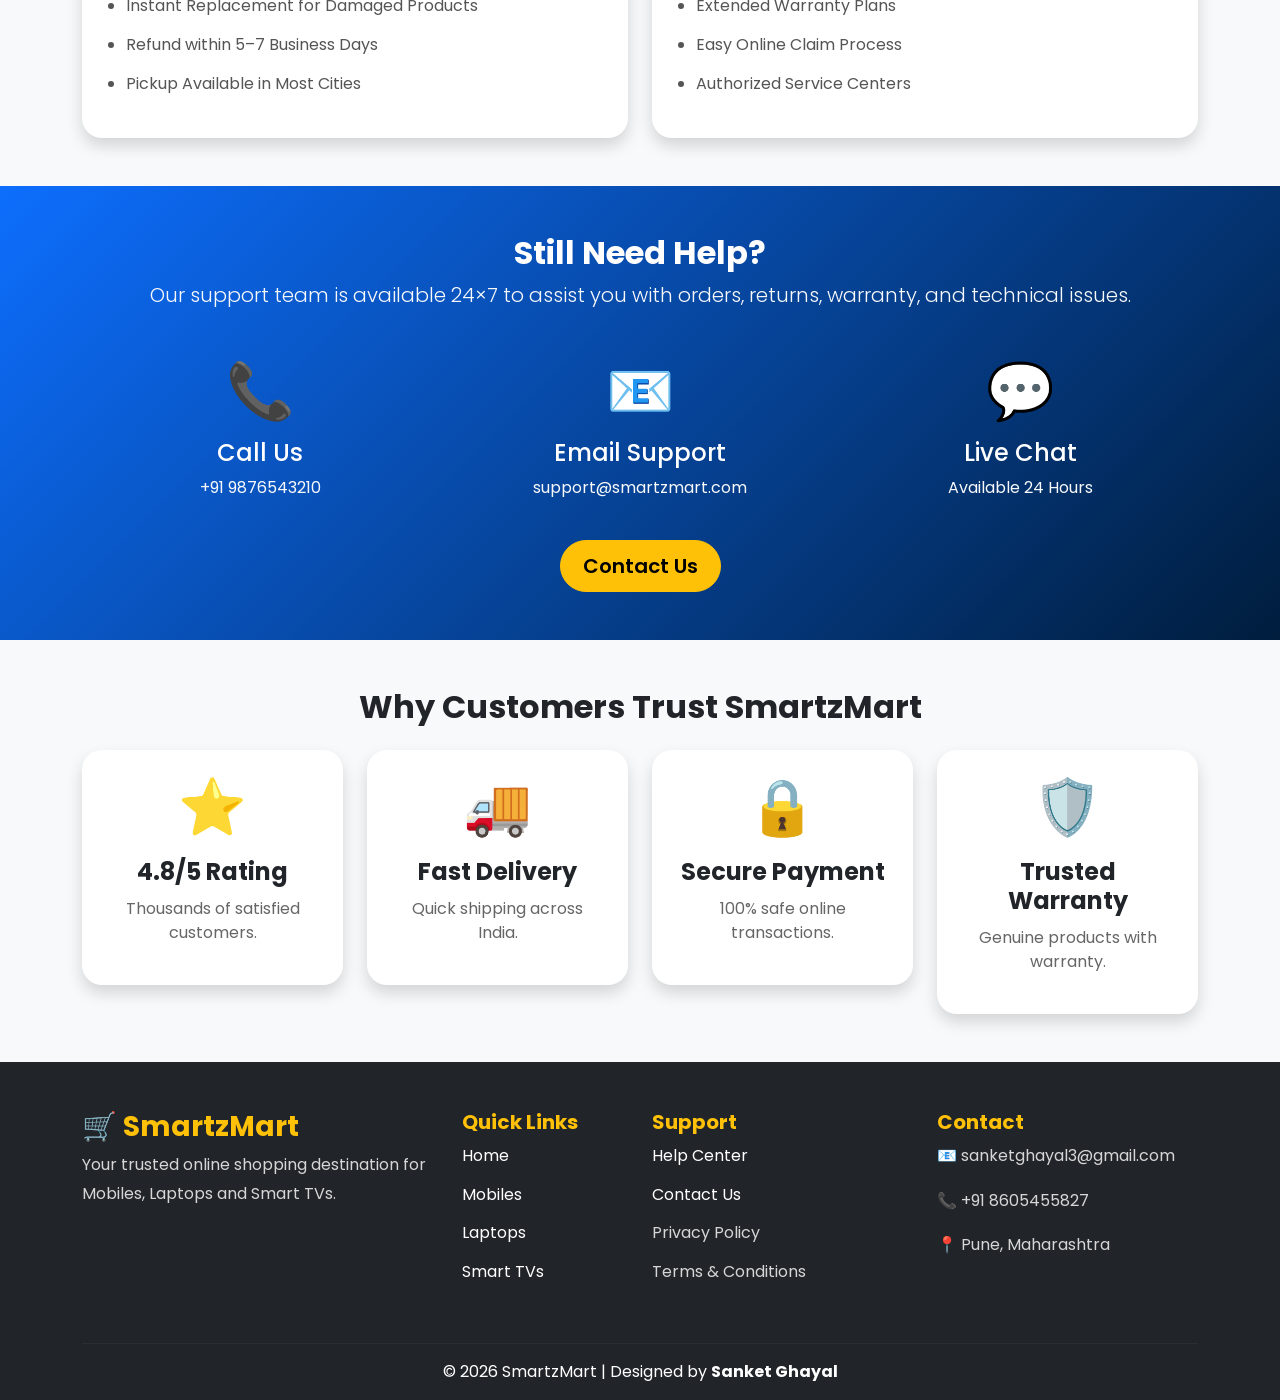
<file: Support.html>
<!DOCTYPE html>
<html lang="en">

<head>

<meta charset="UTF-8">

<meta name="viewport" content="width=device-width, initial-scale=1.0">

<title>Support | SmartzMart</title>

<link href="https://cdn.jsdelivr.net/npm/bootstrap@5.3.7/dist/css/bootstrap.min.css" rel="stylesheet">

<link rel="stylesheet" href="Support.css">

</head>

<body>

<!-- ================= NAVBAR ================= -->

<nav class="navbar navbar-expand-lg navbar-dark bg-dark sticky-top shadow">
    <div class="container">

        <!-- Logo -->
        <a class="navbar-brand fw-bold fs-2 text-warning" href="index.html">
            📱 SmartzMart
        </a>

        <!-- Mobile Toggle -->
        <button class="navbar-toggler" type="button"
            data-bs-toggle="collapse"
            data-bs-target="#navbarNav">

            <span class="navbar-toggler-icon"></span>
        </button>

        <div class="collapse navbar-collapse" id="navbarNav">

            <!-- Menu -->
            <ul class="navbar-nav mx-auto">

                <li class="nav-item">
                    <a class="nav-link" href="index.html">Home</a>
                </li>

                <li class="nav-item">
                    <a class="nav-link" href="mobiles.html">Mobiles</a>
                </li>

                <li class="nav-item">
                    <a class="nav-link" href="laptops.html">Laptops</a>
                </li>

                <li class="nav-item">
                    <a class="nav-link" href="Tvs.html">Smart TVs</a>
                </li>

                <li class="nav-item">
                    <a class="nav-link active" href="Support.html">Support</a>
                </li>

                <li class="nav-item">
                    <a class="nav-link" href="Contact.html">Contact</a>
                </li>

            </ul>

            <!-- Search -->
            <form class="d-flex" onsubmit="return false;">
                <input id="searchInput" class="form-control me-2"
                    type="search"
                    placeholder="Search Products"
                    onkeyup="searchProducts()">

                <button class="btn btn-warning" type="submit">
                    Search
                </button>
            </form>

            <a href="cart.html" class="btn btn-outline-warning ms-3 position-relative">

                🛒 Cart

                <span id="cartCount"
                    class="position-absolute top-0 start-100 translate-middle badge rounded-pill bg-danger">

                    0

                </span>

            </a>

        </div>
    </div>
</nav>
<!-- ================= HERO ================= -->

<section class="support-hero">

<div class="container text-center">

<h1 class="display-4 fw-bold">

How Can We Help You?

</h1>

<p class="lead">

Find answers to common questions, warranty information, returns, refunds, and technical support.

</p>

<a href="#faq" class="btn btn-warning btn-lg mt-3">

Browse FAQs

</a>

</div>

</section>

<!-- ================= SUPPORT CARDS ================= -->

<section class="container py-5">

<div class="row g-4">

<div class="col-md-3">

<div class="support-card text-center shadow">

<h1>📦</h1>

<h5>Track Order</h5>

<p>Track your order status instantly.</p>

</div>

</div>

<div class="col-md-3">

<div class="support-card text-center shadow">

<h1>🔄</h1>

<h5>Returns</h5>

<p>Easy 7-day replacement policy.</p>

</div>

</div>

<div class="col-md-3">

<div class="support-card text-center shadow">

<h1>🛡️</h1>

<h5>Warranty</h5>

<p>Manufacturer warranty support.</p>

</div>

</div>

<div class="col-md-3">

<div class="support-card text-center shadow">

<h1>💬</h1>

<h5>Live Chat</h5>

<p>Talk with our support team.</p>

</div>

</div>

</div>

</section>
<!-- ================= FAQ SECTION ================= -->

<section class="container py-5" id="faq">

<div class="text-center mb-5">

<h2 class="fw-bold">
Frequently Asked Questions
</h2>

<p class="text-muted">
Find quick answers to the most common questions.
</p>

</div>

<div class="accordion" id="faqAccordion">

<div class="accordion-item">

<h2 class="accordion-header">

<button class="accordion-button"
type="button"
data-bs-toggle="collapse"
data-bs-target="#faq1">

How can I track my order?

</button>

</h2>

<div id="faq1"
class="accordion-collapse collapse show"
data-bs-parent="#faqAccordion">

<div class="accordion-body">

You can track your order using the Order ID sent to your email or SMS after purchase.

</div>

</div>

</div>

<div class="accordion-item">

<h2 class="accordion-header">

<button class="accordion-button collapsed"
type="button"
data-bs-toggle="collapse"
data-bs-target="#faq2">

What is the return policy?

</button>

</h2>

<div id="faq2"
class="accordion-collapse collapse"
data-bs-parent="#faqAccordion">

<div class="accordion-body">

Most products are eligible for a 7-day replacement or return if they are damaged or defective.

</div>

</div>

</div>

<div class="accordion-item">

<h2 class="accordion-header">

<button class="accordion-button collapsed"
type="button"
data-bs-toggle="collapse"
data-bs-target="#faq3">

How do I claim warranty?

</button>

</h2>

<div id="faq3"
class="accordion-collapse collapse"
data-bs-parent="#faqAccordion">

<div class="accordion-body">

Contact our support team with your invoice and product details to begin the warranty claim process.

</div>

</div>

</div>

<div class="accordion-item">

<h2 class="accordion-header">

<button class="accordion-button collapsed"
type="button"
data-bs-toggle="collapse"
data-bs-target="#faq4">

Do you offer Cash on Delivery?

</button>

</h2>

<div id="faq4"
class="accordion-collapse collapse"
data-bs-parent="#faqAccordion">

<div class="accordion-body">

Yes. Cash on Delivery is available for selected products and locations.

</div>

</div>

</div>

</div>

</section>

<!-- ================= RETURN & WARRANTY ================= -->

<section class="container py-5">

<div class="row g-4">

<div class="col-lg-6">

<div class="card shadow border-0 h-100">

<div class="card-body p-4">

<h3 class="text-primary mb-3">
🔄 Returns & Refunds
</h3>

<ul>

<li>7-Day Easy Returns</li>

<li>Instant Replacement for Damaged Products</li>

<li>Refund within 5–7 Business Days</li>

<li>Pickup Available in Most Cities</li>

</ul>

</div>

</div>

</div>

<div class="col-lg-6">

<div class="card shadow border-0 h-100">

<div class="card-body p-4">

<h3 class="text-success mb-3">
🛡 Warranty Support
</h3>

<ul>

<li>Manufacturer Warranty Available</li>

<li>Extended Warranty Plans</li>

<li>Easy Online Claim Process</li>

<li>Authorized Service Centers</li>

</ul>

</div>

</div>

</div>

</div>

</section>
<!-- ================= CONTACT SUPPORT ================= -->

<section class="bg-primary text-white py-5">

<div class="container text-center">

<h2 class="fw-bold">
Still Need Help?
</h2>

<p class="lead">
Our support team is available 24×7 to assist you with orders, returns, warranty, and technical issues.
</p>

<div class="row mt-5">

<div class="col-md-4">

<h1>📞</h1>

<h4>Call Us</h4>

<p>+91 9876543210</p>

</div>

<div class="col-md-4">

<h1>📧</h1>

<h4>Email Support</h4>

<p>support@smartzmart.com</p>

</div>

<div class="col-md-4">

<h1>💬</h1>

<h4>Live Chat</h4>

<p>Available 24 Hours</p>

</div>

</div>

<a href="Contact.html" class="btn btn-warning btn-lg mt-4">
Contact Us
</a>

</div>

</section>

<!-- ================= CUSTOMER SATISFACTION ================= -->

<section class="container py-5">

<div class="text-center">

<h2 class="fw-bold mb-4">
Why Customers Trust SmartzMart
</h2>

<div class="row g-4">

<div class="col-md-3">

<div class="shadow rounded p-4">

<h1>⭐</h1>

<h4>4.8/5 Rating</h4>

<p>Thousands of satisfied customers.</p>

</div>

</div>

<div class="col-md-3">

<div class="shadow rounded p-4">

<h1>🚚</h1>

<h4>Fast Delivery</h4>

<p>Quick shipping across India.</p>

</div>

</div>

<div class="col-md-3">

<div class="shadow rounded p-4">

<h1>🔒</h1>

<h4>Secure Payment</h4>

<p>100% safe online transactions.</p>

</div>

</div>

<div class="col-md-3">

<div class="shadow rounded p-4">

<h1>🛡️</h1>

<h4>Trusted Warranty</h4>

<p>Genuine products with warranty.</p>

</div>

</div>

</div>

</div>

</section>

<!-- ================= FOOTER ================= -->

<footer class="bg-dark text-white pt-5">

<div class="container">

<div class="row">

<div class="col-lg-4 mb-4">

<h3 class="text-warning">
🛒 SmartzMart
</h3>

<p>
Your trusted online shopping destination for Mobiles, Laptops and Smart TVs.
</p>

</div>

<div class="col-lg-2 mb-4">

<h5>Quick Links</h5>

<ul class="list-unstyled">

<li><a href="index.html" class="text-white text-decoration-none">Home</a></li>

<li><a href="mobiles.html" class="text-white text-decoration-none">Mobiles</a></li>

<li><a href="laptops.html" class="text-white text-decoration-none">Laptops</a></li>

<li><a href="Tvs.html" class="text-white text-decoration-none">Smart TVs</a></li>

</ul>

</div>

<div class="col-lg-3 mb-4">

<h5>Support</h5>

<ul class="list-unstyled">

<li><a href="Support.html" class="text-white text-decoration-none">Help Center</a></li>

<li><a href="Contact.html" class="text-white text-decoration-none">Contact Us</a></li>

<li>Privacy Policy</li>

<li>Terms & Conditions</li>

</ul>

</div>

<div class="col-lg-3">

<h5>Contact</h5>

<p>📧 sanketghayal3@gmail.com</p>

<p>📞 +91 8605455827</p>

<p>📍 Pune, Maharashtra</p>

</div>

</div>

<hr>

<div class="text-center pb-3">

© 2026 SmartzMart | Designed by <strong>Sanket Ghayal</strong>

</div>

</div>

</footer>

<!-- ================= BACK TO TOP ================= -->

<button id="topBtn" class="btn btn-warning rounded-circle">
↑
</button>

<script>

const topBtn=document.getElementById("topBtn");

window.onscroll=function(){

topBtn.style.display=document.documentElement.scrollTop>300?"block":"none";

};

topBtn.onclick=function(){

window.scrollTo({

top:0,

behavior:"smooth"

});

};

</script>

<script src="https://cdn.jsdelivr.net/npm/bootstrap@5.3.7/dist/js/bootstrap.bundle.min.js"></script>
<script src="products.js"></script>
<script src="script.js"></script>
</body>
</html>
</file>
<file: style.css>
/*====================================
        GOOGLE FONT
====================================*/

@import url('https://fonts.googleapis.com/css2?family=Poppins:wght@300;400;500;600;700;800&display=swap');

*{
    margin:0;
    padding:0;
    box-sizing:border-box;
    font-family:'Poppins',sans-serif;
}

html{
    scroll-behavior:smooth;
}

body{
    background:#f8f9fa;
    overflow-x:hidden;
}

.img-fluid {
  max-width: 55%;
  height: auto;
}
.navbar{
    background:#111827!important;
    padding:14px 0;
    box-shadow:0 4px 20px rgba(0,0,0,.2);
}

.navbar-brand{
    font-size:2rem;
    font-weight:800;
    color:#ffc107!important;
    letter-spacing:.5px;
}

.navbar-nav .nav-link{
    color:#fff!important;
    font-weight:600;
    margin:0 10px;
    position:relative;
    transition:.3s;
}

.navbar-nav .nav-link::after{
    content:"";
    position:absolute;
    left:0;
    bottom:-8px;
    width:0%;
    height:3px;
    background:#ffc107;
    transition:.3s;
}

.navbar-nav .nav-link:hover{
    color:#ffc107!important;
}

.navbar-nav .nav-link:hover::after{
    width:100%;
}

.navbar-nav .nav-link.active{
    color:#ffc107!important;
}

.navbar-nav .nav-link.active::after{
    width:100%;
}

.form-control{
    border-radius:30px;
    border:none;
    padding:10px 18px;
}

.btn-warning{
    border-radius:30px;
    padding:10px 22px;
    font-weight:600;
}

/* Cart button in navbar — pill shape, consistent on every page */
.btn-outline-warning{
    border-radius:30px;
}
/*================ HERO SECTION ================*/

.hero-section{

background:linear-gradient(135deg,#0d6efd,#001d3d);

padding:100px 0;

color:#fff;

overflow:hidden;

}

.hero-badge{

background:#ffc107;

color:#000;

padding:8px 18px;

border-radius:50px;

font-weight:600;

display:inline-block;

}

.hero-section h1{

font-size:60px;

font-weight:800;

line-height:1.2;

}

.hero-section p{

font-size:20px;

opacity:.95;

}

.hero-img{

animation:float 4s ease-in-out infinite;

max-height:500px;

}

@keyframes float{

0%{

transform:translateY(0);

}

50%{

transform:translateY(-18px);

}

100%{

transform:translateY(0);

}

}

.hero-section .btn{

padding:14px 35px;

border-radius:40px;

font-weight:600;

transition:.3s;

}

.hero-section .btn:hover{

transform:translateY(-4px);

box-shadow:0 10px 20px rgba(0,0,0,.2);

}

@media(max-width:768px){

.hero-section{

text-align:center;

padding:70px 0;

}

.hero-section h1{

font-size:38px;

}

.hero-section p{

font-size:17px;

}

.hero-img{

margin-top:40px;

max-height:320px;

}

}

.product-card{
    border-radius:18px;
    overflow:hidden;
    transition:.4s;
}

.product-card:hover{
    transform:translateY(-12px);
    box-shadow:0 20px 40px rgba(0,0,0,.15);
}

.product-img{
    height:230px;
    object-fit:contain;
    padding:20px;
    transition:.4s;
}

.product-card:hover .product-img{
    transform:scale(1.08);
}

.product-badge{
    position:absolute;
    top:15px;
    left:15px;
    z-index:2;
    padding:8px 12px;
}

.wishlist-btn{
    position:absolute;
    top:15px;
    right:15px;
    width:42px;
    height:42px;
    border:none;
    border-radius:50%;
    background:#fff;
    font-size:18px;
    transition:.3s;
}

.wishlist-btn:hover{
    background:#dc3545;
    color:#fff;
}

.product-card .btn{
    border-radius:25px;
}footer{
    margin-top:60px;
}

footer a{
    transition:.3s;
}

footer a:hover{
    color:#ffc107!important;
    padding-left:6px;
}

.product-card{
    transition:.4s;
}

.product-card:hover{
    transform:translateY(-10px);
}

.input-group input{
    height:55px;
}

.input-group button{
    padding:0 30px;
}


/* =========================================================
   SMARTZMART — SHARED ENHANCEMENTS
   (toast notification, cart badge pulse, scroll reveal)
   ========================================================= */

/* Toast notification (replaces alert()) */
.sm-toast{
    position:fixed;
    top:90px;
    right:24px;
    z-index:2000;
    background:#111827;
    color:#fff;
    padding:14px 22px;
    border-radius:12px;
    font-weight:600;
    font-size:14px;
    box-shadow:0 12px 30px rgba(0,0,0,.25);
    transform:translateX(140%);
    transition:transform .4s cubic-bezier(.22,1,.36,1);
}
.sm-toast.show{
    transform:translateX(0);
}

/* Cart badge pop animation on update */
@keyframes smBadgePop{
    0%{ transform:scale(1); }
    35%{ transform:scale(1.45); }
    100%{ transform:scale(1); }
}
.badge-pop{
    animation: smBadgePop .4s ease;
}

/* Scroll reveal for product / info cards */
.sm-reveal{
    opacity:0;
    transform:translateY(28px) scale(.98);
    transition:opacity .6s cubic-bezier(.22,1,.36,1), transform .6s cubic-bezier(.22,1,.36,1);
}
.sm-reveal.sm-reveal-in{
    opacity:1;
    transform:translateY(0) scale(1);
}

/* Extra button polish (no layout change, just smoother interaction) */
.btn{
    transition:transform .25s ease, box-shadow .25s ease, background-color .25s ease, color .25s ease;
}
.btn:active{
    transform:scale(.96);
}

/* =========================================================
   SMARTZMART — REALISTIC HOVER POLISH
   Smoother, natural-feeling motion + tactile depth.
   (Visual only — no layout / structure changes)
   ========================================================= */

/* Natural deceleration curve for every hover-able surface,
   instead of the flat linear/ease timing used before */
.product-card,
.category-card,
.card,
.support-card,
.feature-box,
.contact-info,
.btn{
    transition: transform .45s cubic-bezier(.22,1,.36,1),
                box-shadow .45s cubic-bezier(.22,1,.36,1),
                background-color .3s ease,
                border-color .3s ease,
                color .3s ease !important;
}

/* Cards lift AND settle with a touch of scale — feels picked up, not just shifted */
.product-card:hover,
.category-card:hover,
.support-card:hover,
.feature-box:hover,
.contact-info:hover{
    transform: translateY(-10px) scale(1.015) !important;
    box-shadow: 0 10px 20px rgba(17,24,39,.08), 0 26px 50px rgba(17,24,39,.18) !important;
}

/* Product images move slower than the card around them — layered motion reads as real depth */
.product-card img,
.category-card img{
    transition: transform .6s cubic-bezier(.22,1,.36,1) !important;
}
.product-card:hover img,
.category-card:hover img{
    transform: scale(1.08) !important;
}

/* Glossy diagonal shine sweep across product cards on hover */
.product-card{
    position: relative;
    overflow: hidden;
}
.product-card::before{
    content:"";
    position:absolute;
    top:0; left:-60%;
    width:35%; height:100%;
    background:linear-gradient(115deg, rgba(255,255,255,0) 0%, rgba(255,255,255,.35) 50%, rgba(255,255,255,0) 100%);
    transform:skewX(-20deg);
    pointer-events:none;
    transition:left .85s ease;
    z-index:2;
}
.product-card:hover::before{
    left:130%;
}

/* Buttons: tactile lift with a soft glow matching the button's own color */
.btn:hover{
    transform: translateY(-3px) !important;
    box-shadow: 0 10px 22px rgba(0,0,0,.16) !important;
}
.btn:active{
    transform: translateY(0) scale(.96) !important;
    transition-duration: .12s !important;
}
.btn-warning:hover{ box-shadow:0 10px 26px rgba(255,193,7,.45) !important; }
.btn-primary:hover{ box-shadow:0 10px 26px rgba(13,110,253,.4) !important; }
.btn-success:hover{ box-shadow:0 10px 26px rgba(25,135,84,.4) !important; }
.btn-danger:hover{ box-shadow:0 10px 26px rgba(220,53,69,.4) !important; }
.btn-outline-warning:hover{ box-shadow:0 8px 20px rgba(255,193,7,.35) !important; }
.btn-outline-primary:hover{ box-shadow:0 8px 20px rgba(13,110,253,.3) !important; }

/* Nav underline eases in/out instead of snapping instantly */
.navbar-nav .nav-link::after{
    transition: width .35s cubic-bezier(.22,1,.36,1) !important;
}

/* Gentle stagger so a row of cards doesn't pop in all at once */
.sm-reveal:nth-child(1){ transition-delay:0s !important; }
.sm-reveal:nth-child(2){ transition-delay:.06s !important; }
.sm-reveal:nth-child(3){ transition-delay:.12s !important; }
.sm-reveal:nth-child(4){ transition-delay:.18s !important; }
.sm-reveal:nth-child(5){ transition-delay:.24s !important; }
.sm-reveal:nth-child(6){ transition-delay:.3s !important; }
.sm-reveal:nth-child(7){ transition-delay:.36s !important; }
.sm-reveal:nth-child(8){ transition-delay:.42s !important; }

/* Cart row fade-in when re-rendered */
@keyframes smRowFade{
    from{ opacity:0; transform:translateY(6px); }
    to{ opacity:1; transform:translateY(0); }
}
.cart-row{
    animation: smRowFade .35s ease;
}

/* =========================================================
   SMARTZMART — NAVBAR OVERFLOW FIX
   Lets the search box + cart button wrap onto their own line
   on narrower desktop/tablet widths instead of spilling off
   the right edge of the screen.
   ========================================================= */
@media (min-width: 992px) and (max-width: 1250px){
    .navbar-collapse{
        flex-wrap:wrap;
        row-gap:10px;
    }
    .navbar-collapse form.d-flex{
        flex-shrink:1;
        min-width:0;
    }
    .navbar-collapse form.d-flex input{
        min-width:0;
    }
}
</file>
<file: cart.css>
/* ===========================
   CART PAGE
=========================== */

@import url('https://fonts.googleapis.com/css2?family=Poppins:wght@300;400;500;600;700;800&display=swap');

*{
    font-family:'Poppins',sans-serif;
}

body{
    background:#f8f9fa;
}

/* ================= NAVBAR (matches every other page) ================= */

.navbar{
    background:#111827!important;
    padding:14px 0;
    box-shadow:0 4px 20px rgba(0,0,0,.2);
}

.navbar-brand{
    font-size:2rem;
    font-weight:800;
    color:#ffc107!important;
    letter-spacing:.5px;
}

.navbar-nav .nav-link{
    color:#fff!important;
    font-weight:600;
    margin:0 10px;
    position:relative;
    transition:.3s;
}

.navbar-nav .nav-link::after{
    content:"";
    position:absolute;
    left:0;
    bottom:-8px;
    width:0%;
    height:3px;
    background:#ffc107;
    transition:.3s;
}

.navbar-nav .nav-link:hover{
    color:#ffc107!important;
}

.navbar-nav .nav-link:hover::after{
    width:100%;
}

.navbar-nav .nav-link.active{
    color:#ffc107!important;
}

.navbar-nav .nav-link.active::after{
    width:100%;
}

.form-control{
    border-radius:30px;
    border:none;
    padding:10px 18px;
}

/* Hero */

.cart-hero{
    background:linear-gradient(135deg,#0d6efd,#4dabf7);
    color:#fff;
    padding:70px 0;
    text-align:center;
}

.cart-hero h1{
    font-weight:700;
}

.cart-hero p{
    opacity:.9;
}

/* Table */

.table{
    background:#fff;
    border-radius:15px;
    overflow:hidden;
}

.table th{
    background:#212529;
    color:#fff;
    text-align:center;
}

.table td{
    vertical-align:middle;
    text-align:center;
}

.table img{
    width:90px;
    height:90px;
    object-fit:contain;
}

/* Cards */

.card{
    border:none;
    border-radius:15px;
}

.card:hover{
    box-shadow:0 15px 35px rgba(0,0,0,.12);
}

/* Coupon */

.input-group .btn{
    font-weight:600;
}

/* Summary */

.summary-card strong{
    font-size:18px;
}

/* Buttons */

.btn-success{
    border-radius:30px;
}

.btn-outline-primary{
    border-radius:30px;
}

.btn-outline-warning{
    border-radius:30px;
}

/* Features */

.features h1{
    font-size:50px;
}

.features h4{
    font-weight:700;
}

/* Empty Cart */

.empty-cart{
    text-align:center;
    padding:80px 20px;
}

.empty-cart h2{
    margin-top:20px;
}

.empty-cart img{
    width:250px;
}

/* Responsive */

@media(max-width:768px){

.table{
    font-size:14px;
}

.table img{
    width:60px;
    height:60px;
}

.cart-hero{
    padding:50px 20px;
}

}
/* =========================================================
   SMARTZMART — SHARED ENHANCEMENTS
   (toast notification, cart badge pulse, scroll reveal)
   ========================================================= */

/* Toast notification (replaces alert()) */
.sm-toast{
    position:fixed;
    top:90px;
    right:24px;
    z-index:2000;
    background:#111827;
    color:#fff;
    padding:14px 22px;
    border-radius:12px;
    font-weight:600;
    font-size:14px;
    box-shadow:0 12px 30px rgba(0,0,0,.25);
    transform:translateX(140%);
    transition:transform .4s cubic-bezier(.22,1,.36,1);
}
.sm-toast.show{
    transform:translateX(0);
}

/* Cart badge pop animation on update */
@keyframes smBadgePop{
    0%{ transform:scale(1); }
    35%{ transform:scale(1.45); }
    100%{ transform:scale(1); }
}
.badge-pop{
    animation: smBadgePop .4s ease;
}

/* Scroll reveal for product / info cards */
.sm-reveal{
    opacity:0;
    transform:translateY(28px) scale(.98);
    transition:opacity .6s cubic-bezier(.22,1,.36,1), transform .6s cubic-bezier(.22,1,.36,1);
}
.sm-reveal.sm-reveal-in{
    opacity:1;
    transform:translateY(0) scale(1);
}

/* Extra button polish (no layout change, just smoother interaction) */
.btn{
    transition:transform .25s ease, box-shadow .25s ease, background-color .25s ease, color .25s ease;
}
.btn:active{
    transform:scale(.96);
}

/* =========================================================
   SMARTZMART — REALISTIC HOVER POLISH
   Smoother, natural-feeling motion + tactile depth.
   (Visual only — no layout / structure changes)
   ========================================================= */

/* Natural deceleration curve for every hover-able surface,
   instead of the flat linear/ease timing used before */
.product-card,
.category-card,
.card,
.support-card,
.feature-box,
.contact-info,
.btn{
    transition: transform .45s cubic-bezier(.22,1,.36,1),
                box-shadow .45s cubic-bezier(.22,1,.36,1),
                background-color .3s ease,
                border-color .3s ease,
                color .3s ease !important;
}

/* Cards lift AND settle with a touch of scale — feels picked up, not just shifted */
.product-card:hover,
.category-card:hover,
.support-card:hover,
.feature-box:hover,
.contact-info:hover{
    transform: translateY(-10px) scale(1.015) !important;
    box-shadow: 0 10px 20px rgba(17,24,39,.08), 0 26px 50px rgba(17,24,39,.18) !important;
}

/* Product images move slower than the card around them — layered motion reads as real depth */
.product-card img,
.category-card img{
    transition: transform .6s cubic-bezier(.22,1,.36,1) !important;
}
.product-card:hover img,
.category-card:hover img{
    transform: scale(1.08) !important;
}

/* Glossy diagonal shine sweep across product cards on hover */
.product-card{
    position: relative;
    overflow: hidden;
}
.product-card::before{
    content:"";
    position:absolute;
    top:0; left:-60%;
    width:35%; height:100%;
    background:linear-gradient(115deg, rgba(255,255,255,0) 0%, rgba(255,255,255,.35) 50%, rgba(255,255,255,0) 100%);
    transform:skewX(-20deg);
    pointer-events:none;
    transition:left .85s ease;
    z-index:2;
}
.product-card:hover::before{
    left:130%;
}

/* Buttons: tactile lift with a soft glow matching the button's own color */
.btn:hover{
    transform: translateY(-3px) !important;
    box-shadow: 0 10px 22px rgba(0,0,0,.16) !important;
}
.btn:active{
    transform: translateY(0) scale(.96) !important;
    transition-duration: .12s !important;
}
.btn-warning:hover{ box-shadow:0 10px 26px rgba(255,193,7,.45) !important; }
.btn-primary:hover{ box-shadow:0 10px 26px rgba(13,110,253,.4) !important; }
.btn-success:hover{ box-shadow:0 10px 26px rgba(25,135,84,.4) !important; }
.btn-danger:hover{ box-shadow:0 10px 26px rgba(220,53,69,.4) !important; }
.btn-outline-warning:hover{ box-shadow:0 8px 20px rgba(255,193,7,.35) !important; }
.btn-outline-primary:hover{ box-shadow:0 8px 20px rgba(13,110,253,.3) !important; }

/* Nav underline eases in/out instead of snapping instantly */
.navbar-nav .nav-link::after{
    transition: width .35s cubic-bezier(.22,1,.36,1) !important;
}

/* Gentle stagger so a row of cards doesn't pop in all at once */
.sm-reveal:nth-child(1){ transition-delay:0s !important; }
.sm-reveal:nth-child(2){ transition-delay:.06s !important; }
.sm-reveal:nth-child(3){ transition-delay:.12s !important; }
.sm-reveal:nth-child(4){ transition-delay:.18s !important; }
.sm-reveal:nth-child(5){ transition-delay:.24s !important; }
.sm-reveal:nth-child(6){ transition-delay:.3s !important; }
.sm-reveal:nth-child(7){ transition-delay:.36s !important; }
.sm-reveal:nth-child(8){ transition-delay:.42s !important; }

/* Cart row fade-in when re-rendered */
@keyframes smRowFade{
    from{ opacity:0; transform:translateY(6px); }
    to{ opacity:1; transform:translateY(0); }
}
.cart-row{
    animation: smRowFade .35s ease;
}

/* =========================================================
   SMARTZMART — NAVBAR OVERFLOW FIX
   Lets the search box + cart button wrap onto their own line
   on narrower desktop/tablet widths instead of spilling off
   the right edge of the screen.
   ========================================================= */
@media (min-width: 992px) and (max-width: 1250px){
    .navbar-collapse{
        flex-wrap:wrap;
        row-gap:10px;
    }
    .navbar-collapse form.d-flex{
        flex-shrink:1;
        min-width:0;
    }
    .navbar-collapse form.d-flex input{
        min-width:0;
    }
}
</file>
<file: contact.css>
/*====================================
        GOOGLE FONT
====================================*/

@import url('https://fonts.googleapis.com/css2?family=Poppins:wght@300;400;500;600;700;800&display=swap');

*{
    margin:0;
    padding:0;
    box-sizing:border-box;
    font-family:'Poppins',sans-serif;
}

html{
    scroll-behavior:smooth;
}

body{
    background:#f8f9fa;
    overflow-x:hidden;
}

/*====================================
            NAVBAR
====================================*/

.navbar{
    background:#111827 !important;
}

.navbar-brand{
    color:#fbbf24 !important;
}

.navbar-nav .nav-link{
    color:#fff !important;
    margin:0 10px;
    font-weight:600;
    transition:.3s;
}

.navbar-nav .nav-link:hover{
    color:#fbbf24 !important;
}

.navbar-nav .nav-link.active{
    color:#fbbf24 !important;
    border-bottom:3px solid #fbbf24;
}

.form-control{
    border-radius:8px;
}

.btn-warning{
    font-weight:600;
}
/*====================================
            HERO
====================================*/

.contact-hero{
    background:linear-gradient(135deg,#0d6efd,#001d3d);
    color:#fff;
    text-align:center;
    padding:100px 0;
}

.contact-hero h1{
    font-size:55px;
    font-weight:700;
}

.contact-hero p{
    font-size:20px;
    margin-top:20px;
}

/*====================================
        CONTACT FORM
====================================*/

.contact-box{
    background:#fff;
    padding:35px;
    border-radius:20px;
}

.contact-box h3{
    font-weight:700;
    margin-bottom:25px;
}

.contact-box input,
.contact-box textarea{
    border-radius:12px;
    padding:14px;
    border:1px solid #ddd;
    transition:.3s;
}

.contact-box input:focus,
.contact-box textarea:focus{
    border-color:#0d6efd;
    box-shadow:none;
}

.contact-box textarea{
    resize:none;
}

.contact-box .btn{
    padding:12px 35px;
    border-radius:30px;
    font-weight:600;
    transition:.3s;
}

.contact-box .btn:hover{
    transform:translateY(-3px);
}
/*====================================
        CONTACT INFORMATION
====================================*/

.contact-info{
    background:#fff;
    padding:35px;
    border-radius:20px;
    height:100%;
    transition:.4s;
}

.contact-info:hover{
    transform:translateY(-8px);
    box-shadow:0 18px 35px rgba(0,0,0,.12)!important;
}

.contact-info h3{
    font-weight:700;
    color:#0d6efd;
}

.info-item{
    margin-bottom:25px;
}

.info-item h5{
    font-weight:600;
    margin-bottom:10px;
    color:#222;
}

.info-item p{
    color:#666;
    line-height:1.8;
    margin-bottom:0;
}

.contact-info hr{
    margin:20px 0;
}

/*====================================
        SOCIAL ICONS
====================================*/

.social-icons{
    display:flex;
    gap:15px;
    margin-top:15px;
}

.social-icons a{
    width:45px;
    height:45px;
    background:#0d6efd;
    color:#fff;
    text-decoration:none;
    border-radius:50%;
    display:flex;
    align-items:center;
    justify-content:center;
    font-size:20px;
    transition:.3s;
}

.social-icons a:hover{
    background:#ffc107;
    color:#000;
    transform:translateY(-5px);
}

/*====================================
            GOOGLE MAP
====================================*/

.map{
    border-radius:20px;
    overflow:hidden;
    transition:.4s;
}

.map:hover{
    box-shadow:0 18px 35px rgba(0,0,0,.15)!important;
}

.map iframe{
    display:block;
}

/*====================================
        FEATURE BOXES
====================================*/

.feature-box{
    background:#fff;
    border-radius:20px;
    padding:35px 25px;
    transition:.4s;
    height:100%;
}

.feature-box:hover{
    transform:translateY(-10px);
    box-shadow:0 20px 35px rgba(0,0,0,.12)!important;
}

.feature-box h1{
    font-size:55px;
    margin-bottom:20px;
}

.feature-box h4{
    font-weight:700;
    margin-bottom:15px;
}

.feature-box p{
    color:#666;
    line-height:1.7;
}

/*====================================
        SECTION SPACING
====================================*/

section{
    padding-top:70px;
    padding-bottom:70px;
}
/*====================================
        NEWSLETTER
====================================*/

.bg-primary{
    background:linear-gradient(135deg,#0d6efd,#001d3d)!important;
}

.bg-primary h2{
    color:#fff;
    font-weight:700;
}

.bg-primary p{
    color:#f1f1f1;
}

.input-group input{
    height:55px;
    border-radius:35px 0 0 35px;
    border:none;
    padding-left:20px;
}

.input-group input:focus{
    box-shadow:none;
}

.input-group .btn{
    border-radius:0 35px 35px 0;
    font-weight:600;
    transition:.3s;
}

.input-group .btn:hover{
    transform:translateY(-2px);
}

/*====================================
            FOOTER
====================================*/

footer{
    background:#111;
    color:#fff;
    padding:60px 0 20px;
}

footer h3,
footer h5{
    color:#ffc107;
    font-weight:700;
    margin-bottom:20px;
}

footer p{
    color:#ccc;
    line-height:1.8;
}

footer ul{
    list-style:none;
    padding:0;
}

footer ul li{
    margin-bottom:10px;
}

footer ul li a{
    color:#ddd;
    text-decoration:none;
    transition:.3s;
}

footer ul li a:hover{
    color:#ffc107;
    padding-left:6px;
}

footer hr{
    border-color:rgba(255,255,255,.15);
}

/*====================================
        BACK TO TOP
====================================*/

#topBtn{
    position:fixed;
    bottom:25px;
    right:25px;
    width:55px;
    height:55px;
    display:none;
    border:none;
    border-radius:50%;
    font-size:22px;
    font-weight:bold;
    z-index:999;
    box-shadow:0 10px 25px rgba(0,0,0,.25);
    transition:.3s;
}

#topBtn:hover{
    transform:translateY(-5px) scale(1.1);
}

/*====================================
        SCROLLBAR
====================================*/

::-webkit-scrollbar{
    width:10px;
}

::-webkit-scrollbar-track{
    background:#f1f1f1;
}

::-webkit-scrollbar-thumb{
    background:#0d6efd;
    border-radius:10px;
}

::-webkit-scrollbar-thumb:hover{
    background:#084298;
}

/*====================================
        RESPONSIVE
====================================*/

@media(max-width:992px){

.contact-hero{
    padding:80px 0;
}

.contact-hero h1{
    font-size:42px;
}

.contact-info{
    margin-top:30px;
}

}

@media(max-width:768px){

.contact-hero{
    padding:60px 0;
}

.contact-hero h1{
    font-size:34px;
}

.contact-hero p{
    font-size:17px;
}

footer{
    text-align:center;
}

footer .col-lg-4,
footer .col-lg-3,
footer .col-lg-2{
    margin-bottom:30px;
}

.social-icons{
    justify-content:center;
}

}

@media(max-width:576px){

.contact-hero h1{
    font-size:28px;
}

.contact-hero p{
    font-size:15px;
}

.navbar-brand{
    font-size:24px;
}

.contact-box,
.contact-info,
.feature-box{
    padding:25px;
}

.input-group{
    display:block;
}

.input-group input{
    width:100%;
    border-radius:12px;
    margin-bottom:10px;
}

.input-group .btn{
    width:100%;
    border-radius:12px;
}

}

/*====================================
        REMOVE EXTRA SPACE
====================================*/

html,
body{
    margin:0;
    padding:0;
    overflow-x:hidden;
    background:#f8f9fa;
}

footer{
    margin-bottom:0;
}

section:last-of-type{
    margin-bottom:0;
}
</file>
<file: laptop-style.css>
/*====================================
        GOOGLE FONT
====================================*/

@import url('https://fonts.googleapis.com/css2?family=Poppins:wght@300;400;500;600;700;800&display=swap');

*{
    margin:0;
    padding:0;
    box-sizing:border-box;
    font-family:'Poppins',sans-serif;
}

html{
    scroll-behavior:smooth;
}

body{
    background:#f8f9fa;
    overflow-x:hidden;
}

/* ===========================
   SMARTZMART LAPTOP PAGE
=========================== */

body{
    background:#f5f7fb;
}

/* ================= NAVBAR ================= */
.navbar{
    background:#111827!important;
    padding:14px 0;
    box-shadow:0 4px 20px rgba(0,0,0,.2);
}

.navbar-brand{
    font-size:2rem;
    font-weight:800;
    color:#ffc107!important;
    letter-spacing:.5px;
}

.navbar-nav .nav-link{
    color:#fff!important;
    font-weight:600;
    margin:0 10px;
    position:relative;
    transition:.3s;
}

.navbar-nav .nav-link::after{
    content:"";
    position:absolute;
    left:0;
    bottom:-8px;
    width:0%;
    height:3px;
    background:#ffc107;
    transition:.3s;
}

.navbar-nav .nav-link:hover{
    color:#ffc107!important;
}

.navbar-nav .nav-link:hover::after{
    width:100%;
}

.navbar-nav .nav-link.active{
    color:#ffc107!important;
}

.navbar-nav .nav-link.active::after{
    width:100%;
}

.form-control{
    border-radius:30px;
    border:none;
    padding:10px 18px;
}

.btn-warning{
    border-radius:30px;
    padding:10px 22px;
    font-weight:600;
}

/* Cart button in navbar — pill shape, consistent on every page */
.btn-outline-warning{
    border-radius:30px;
}
/* ================= HERO ================= */

.hero-laptop{
    background:linear-gradient(135deg,#0d6efd,#061a40);
    color:white;
    padding:90px 0;
}

.hero-image{
    max-width:65%;
    animation:float 4s ease-in-out infinite;
}

@keyframes float{

0%{
transform:translateY(0);
}

50%{
transform:translateY(-15px);
}

100%{
transform:translateY(0);
}

}

.hero-laptop h1{
    font-weight:800;
}

.hero-laptop p{
    opacity:.9;
}

/* ================= FILTER ================= */

.form-select{
    height:50px;
    border-radius:12px;
}

/* ================= CATEGORY ================= */

.category-card{

    background:#fff;
    border-radius:20px;
    transition:.35s;
    cursor:pointer;

}

.category-card:hover{

    transform:translateY(-10px);

    box-shadow:0 20px 40px rgba(0,0,0,.12);

}

.category-card img{

    transition:.35s;

}

.category-card:hover img{

    transform:scale(1.1);

}


/*==========================
   PRODUCT CARDS
==========================*/

.product-card{
    border:none;
    border-radius:18px;
    overflow:hidden;
    background:#fff;
    transition:.4s;
    cursor:pointer;
}

.product-card:hover{
    transform:translateY(-12px);
    box-shadow:0 18px 40px rgba(0,0,0,.15)!important;
}

.product-card img{
    height:220px;
    object-fit:contain;
    padding:20px;
    transition:.4s;
}

.product-card:hover img{
    transform:scale(1.08);
}

.product-card .card-body{
    text-align:center;
}

.product-card h5{
    font-size:18px;
    font-weight:700;
}

.product-card p{
    color:#666;
    font-size:14px;
}

.product-card h4{
    color:#198754;
    font-weight:bold;
}

.product-card .btn{
    border-radius:30px;
    transition:.3s;
}

.product-card:hover .btn{
    background:#198754;
    border-color:#198754;
}

/*==========================
   PAGINATION
==========================*/

.pagination .page-link{
    color:#0d6efd;
    border-radius:8px;
    margin:0 4px;
    transition:.3s;
}

.pagination .page-link:hover{
    background:#0d6efd;
    color:#fff;
}

.page-item.active .page-link{
    background:#0d6efd;
    border-color:#0d6efd;
}

/*==========================
   WHY CHOOSE SECTION
==========================*/

.why-card{
    background:#fff;
    border-radius:20px;
    padding:30px;
    transition:.4s;
    text-align:center;
}

.why-card:hover{
    transform:translateY(-10px);
    box-shadow:0 18px 35px rgba(0,0,0,.12);
}

.why-card h1{
    font-size:45px;
}

.why-card h5{
    margin-top:15px;
    font-weight:700;
}

/*==========================
   BRAND LOGOS
==========================*/

.brand-logo{
    height:65px;
    object-fit:contain;
    filter:grayscale(100%);
    transition:.35s;
}

.brand-logo:hover{
    filter:none;
    transform:scale(1.15);
}

/*==========================
   NEWSLETTER
==========================*/

.input-group input{
    height:55px;
    border-radius:10px 0 0 10px;
}

.input-group button{
    border-radius:0 10px 10px 0;
    font-weight:600;
}
/*==========================
        FOOTER
==========================*/

footer{
    background:#111;
    color:#fff;
    padding:60px 0 20px;
}

footer h3,
footer h5{
    color:#ffc107;
    margin-bottom:20px;
    font-weight:700;
}

footer ul{
    list-style:none;
    padding:0;
}

footer ul li{
    margin-bottom:10px;
}

footer a{
    color:#fff;
    text-decoration:none;
    transition:.3s;
}

footer a:hover{
    color:#ffc107;
    padding-left:5px;
}

footer hr{
    border-color:rgba(255,255,255,.15);
}

footer p{
    margin-bottom:10px;
}

/*==========================
      BACK TO TOP
==========================*/

#topBtn{
    position:fixed;
    bottom:25px;
    right:25px;
    width:55px;
    height:55px;
    border-radius:50%;
    border:none;
    display:none;
    z-index:999;
    font-size:20px;
    box-shadow:0 10px 25px rgba(0,0,0,.25);
    transition:.3s;
}

#topBtn:hover{
    transform:translateY(-5px) scale(1.08);
}

/*==========================
      SECTION HEADINGS
==========================*/

section h2{
    font-weight:700;
    margin-bottom:15px;
}

section p{
    color:#666;
}

/*==========================
      BUTTON EFFECTS
==========================*/

.btn{
    transition:.3s;
}

.btn:hover{
    transform:translateY(-3px);
}

/*==========================
      SMOOTH ANIMATION
==========================*/

.fade-up{
    opacity:0;
    transform:translateY(40px);
    transition:all .8s ease;
}

.fade-up.show{
    opacity:1;
    transform:translateY(0);
}

/*==========================
      RESPONSIVE
==========================*/

@media(max-width:992px){

.hero-laptop{
    text-align:center;
    padding:70px 0;
}

.hero-image{
    margin-top:35px;
}

.category-card{
    margin-bottom:20px;
}

}

@media(max-width:768px){

.hero-laptop{
    padding:50px 0;
}

.hero-laptop h1{
    font-size:32px;
}

.hero-laptop p{
    font-size:16px;
}

.product-card img{
    height:180px;
}

.brand-logo{
    height:50px;
}

footer{
    text-align:center;
}

footer .text-md-end,
footer .text-md-start{
    text-align:center!important;
}

}

@media(max-width:576px){

.hero-laptop h1{
    font-size:28px;
}

.hero-laptop p{
    font-size:15px;
}

.btn-lg{
    width:100%;
    margin-bottom:10px;
}

.form-select{
    margin-bottom:15px;
}

.input-group{
    display:block;
}

.input-group input{
    width:100%;
    border-radius:10px;
    margin-bottom:10px;
}

.input-group button{
    width:100%;
    border-radius:10px;
}

.brand-logo{
    height:40px;
}

}

/*==========================
     REMOVE WHITE SPACE
==========================*/

html,
body{
    margin:0;
    padding:0;
    overflow-x:hidden;
}

body{
    background:#f5f7fb;
}

footer{
    margin-bottom:0;
}

/* =========================================================
   SMARTZMART — SHARED ENHANCEMENTS
   (toast notification, cart badge pulse, scroll reveal)
   ========================================================= */

/* Toast notification (replaces alert()) */
.sm-toast{
    position:fixed;
    top:90px;
    right:24px;
    z-index:2000;
    background:#111827;
    color:#fff;
    padding:14px 22px;
    border-radius:12px;
    font-weight:600;
    font-size:14px;
    box-shadow:0 12px 30px rgba(0,0,0,.25);
    transform:translateX(140%);
    transition:transform .4s cubic-bezier(.22,1,.36,1);
}
.sm-toast.show{
    transform:translateX(0);
}

/* Cart badge pop animation on update */
@keyframes smBadgePop{
    0%{ transform:scale(1); }
    35%{ transform:scale(1.45); }
    100%{ transform:scale(1); }
}
.badge-pop{
    animation: smBadgePop .4s ease;
}

/* Scroll reveal for product / info cards */
.sm-reveal{
    opacity:0;
    transform:translateY(28px) scale(.98);
    transition:opacity .6s cubic-bezier(.22,1,.36,1), transform .6s cubic-bezier(.22,1,.36,1);
}
.sm-reveal.sm-reveal-in{
    opacity:1;
    transform:translateY(0) scale(1);
}

/* Extra button polish (no layout change, just smoother interaction) */
.btn{
    transition:transform .25s ease, box-shadow .25s ease, background-color .25s ease, color .25s ease;
}
.btn:active{
    transform:scale(.96);
}

/* =========================================================
   SMARTZMART — REALISTIC HOVER POLISH
   Smoother, natural-feeling motion + tactile depth.
   (Visual only — no layout / structure changes)
   ========================================================= */

/* Natural deceleration curve for every hover-able surface,
   instead of the flat linear/ease timing used before */
.product-card,
.category-card,
.card,
.support-card,
.feature-box,
.contact-info,
.btn{
    transition: transform .45s cubic-bezier(.22,1,.36,1),
                box-shadow .45s cubic-bezier(.22,1,.36,1),
                background-color .3s ease,
                border-color .3s ease,
                color .3s ease !important;
}

/* Cards lift AND settle with a touch of scale — feels picked up, not just shifted */
.product-card:hover,
.category-card:hover,
.support-card:hover,
.feature-box:hover,
.contact-info:hover{
    transform: translateY(-10px) scale(1.015) !important;
    box-shadow: 0 10px 20px rgba(17,24,39,.08), 0 26px 50px rgba(17,24,39,.18) !important;
}

/* Product images move slower than the card around them — layered motion reads as real depth */
.product-card img,
.category-card img{
    transition: transform .6s cubic-bezier(.22,1,.36,1) !important;
}
.product-card:hover img,
.category-card:hover img{
    transform: scale(1.08) !important;
}

/* Glossy diagonal shine sweep across product cards on hover */
.product-card{
    position: relative;
    overflow: hidden;
}
.product-card::before{
    content:"";
    position:absolute;
    top:0; left:-60%;
    width:35%; height:100%;
    background:linear-gradient(115deg, rgba(255,255,255,0) 0%, rgba(255,255,255,.35) 50%, rgba(255,255,255,0) 100%);
    transform:skewX(-20deg);
    pointer-events:none;
    transition:left .85s ease;
    z-index:2;
}
.product-card:hover::before{
    left:130%;
}

/* Buttons: tactile lift with a soft glow matching the button's own color */
.btn:hover{
    transform: translateY(-3px) !important;
    box-shadow: 0 10px 22px rgba(0,0,0,.16) !important;
}
.btn:active{
    transform: translateY(0) scale(.96) !important;
    transition-duration: .12s !important;
}
.btn-warning:hover{ box-shadow:0 10px 26px rgba(255,193,7,.45) !important; }
.btn-primary:hover{ box-shadow:0 10px 26px rgba(13,110,253,.4) !important; }
.btn-success:hover{ box-shadow:0 10px 26px rgba(25,135,84,.4) !important; }
.btn-danger:hover{ box-shadow:0 10px 26px rgba(220,53,69,.4) !important; }
.btn-outline-warning:hover{ box-shadow:0 8px 20px rgba(255,193,7,.35) !important; }
.btn-outline-primary:hover{ box-shadow:0 8px 20px rgba(13,110,253,.3) !important; }

/* Nav underline eases in/out instead of snapping instantly */
.navbar-nav .nav-link::after{
    transition: width .35s cubic-bezier(.22,1,.36,1) !important;
}

/* Gentle stagger so a row of cards doesn't pop in all at once */
.sm-reveal:nth-child(1){ transition-delay:0s !important; }
.sm-reveal:nth-child(2){ transition-delay:.06s !important; }
.sm-reveal:nth-child(3){ transition-delay:.12s !important; }
.sm-reveal:nth-child(4){ transition-delay:.18s !important; }
.sm-reveal:nth-child(5){ transition-delay:.24s !important; }
.sm-reveal:nth-child(6){ transition-delay:.3s !important; }
.sm-reveal:nth-child(7){ transition-delay:.36s !important; }
.sm-reveal:nth-child(8){ transition-delay:.42s !important; }

/* Cart row fade-in when re-rendered */
@keyframes smRowFade{
    from{ opacity:0; transform:translateY(6px); }
    to{ opacity:1; transform:translateY(0); }
}
.cart-row{
    animation: smRowFade .35s ease;
}

/* =========================================================
   SMARTZMART — NAVBAR OVERFLOW FIX
   Lets the search box + cart button wrap onto their own line
   on narrower desktop/tablet widths instead of spilling off
   the right edge of the screen.
   ========================================================= */
@media (min-width: 992px) and (max-width: 1250px){
    .navbar-collapse{
        flex-wrap:wrap;
        row-gap:10px;
    }
    .navbar-collapse form.d-flex{
        flex-shrink:1;
        min-width:0;
    }
    .navbar-collapse form.d-flex input{
        min-width:0;
    }
}
</file>
<file: Mobile-style.css>
/*====================================
        GOOGLE FONT
====================================*/

@import url('https://fonts.googleapis.com/css2?family=Poppins:wght@300;400;500;600;700;800&display=swap');

*{
    margin:0;
    padding:0;
    box-sizing:border-box;
    font-family:'Poppins',sans-serif;
}

html{
    scroll-behavior:smooth;
}

body{
    background:#f8f9fa;
    overflow-x:hidden;
}

.navbar{
    background:#111827!important;
    padding:14px 0;
    box-shadow:0 4px 20px rgba(0,0,0,.2);
}

.navbar-brand{
    font-size:2rem;
    font-weight:800;
    color:#ffc107!important;
    letter-spacing:.5px;
}

.navbar-nav .nav-link{
    color:#fff!important;
    font-weight:600;
    margin:0 10px;
    position:relative;
    transition:.3s;
}

.navbar-nav .nav-link::after{
    content:"";
    position:absolute;
    left:0;
    bottom:-8px;
    width:0%;
    height:3px;
    background:#ffc107;
    transition:.3s;
}

.navbar-nav .nav-link:hover{
    color:#ffc107!important;
}

.navbar-nav .nav-link:hover::after{
    width:100%;
}

.navbar-nav .nav-link.active{
    color:#ffc107!important;
}

.navbar-nav .nav-link.active::after{
    width:100%;
}

.form-control{
    border-radius:30px;
    border:none;
    padding:10px 18px;
}

.btn-warning{
    border-radius:30px;
    padding:10px 22px;
    font-weight:600;
}

/* Cart button in navbar — pill shape, consistent on every page */
.btn-outline-warning{
    border-radius:30px;
}
.product-card{
    border:none;
    border-radius:20px;
    overflow:hidden;
    transition:.4s;
}

.product-card:hover{
    transform:translateY(-10px);
    box-shadow:0 18px 35px rgba(0,0,0,.15);
}

.product-card img{
    transition:.4s;
}

.product-card:hover img{
    transform:scale(1.08);
}

.form-select{
    height:50px;
}

.btn{
    border-radius:30px;
}

.bg-primary{
    background:linear-gradient(135deg,#0d6efd,#00bfff)!important;
}
/* Product Animation */

.product-card{
    transition:.4s ease;
    border-radius:18px;
}

.product-card:hover{
    transform:translateY(-12px);
    box-shadow:0 18px 40px rgba(0,0,0,.18);
}

.product-card img{
    transition:.5s;
}

.product-card:hover img{
    transform:scale(1.08);
}

/* Buttons */

.btn{
    transition:.3s;
}

.btn:hover{
    transform:translateY(-3px);
}

/* Footer */

footer a{
    transition:.3s;
}

footer a:hover{
    color:#ffc107!important;
    padding-left:6px;
}

/* Hero Animation */

.hero-img{
    animation:float 4s ease-in-out infinite;
}

@keyframes float{

0%{
transform:translateY(0);
}

50%{
transform:translateY(-12px);
}

100%{
transform:translateY(0);
}

}
.brand-card{
    transition:0.35s;
    cursor:pointer;
    border-radius:18px;
}

.brand-card:hover{
    transform:translateY(-10px);
    box-shadow:0 15px 35px rgba(0,0,0,.15)!important;
}

.brand-card img{
    transition:.3s;
}

.brand-card:hover img{
    transform:scale(1.12);
}


/* =========================================================
   SMARTZMART — SHARED ENHANCEMENTS
   (toast notification, cart badge pulse, scroll reveal)
   ========================================================= */

/* Toast notification (replaces alert()) */
.sm-toast{
    position:fixed;
    top:90px;
    right:24px;
    z-index:2000;
    background:#111827;
    color:#fff;
    padding:14px 22px;
    border-radius:12px;
    font-weight:600;
    font-size:14px;
    box-shadow:0 12px 30px rgba(0,0,0,.25);
    transform:translateX(140%);
    transition:transform .4s cubic-bezier(.22,1,.36,1);
}
.sm-toast.show{
    transform:translateX(0);
}

/* Cart badge pop animation on update */
@keyframes smBadgePop{
    0%{ transform:scale(1); }
    35%{ transform:scale(1.45); }
    100%{ transform:scale(1); }
}
.badge-pop{
    animation: smBadgePop .4s ease;
}

/* Scroll reveal for product / info cards */
.sm-reveal{
    opacity:0;
    transform:translateY(28px) scale(.98);
    transition:opacity .6s cubic-bezier(.22,1,.36,1), transform .6s cubic-bezier(.22,1,.36,1);
}
.sm-reveal.sm-reveal-in{
    opacity:1;
    transform:translateY(0) scale(1);
}

/* Extra button polish (no layout change, just smoother interaction) */
.btn{
    transition:transform .25s ease, box-shadow .25s ease, background-color .25s ease, color .25s ease;
}
.btn:active{
    transform:scale(.96);
}

/* =========================================================
   SMARTZMART — REALISTIC HOVER POLISH
   Smoother, natural-feeling motion + tactile depth.
   (Visual only — no layout / structure changes)
   ========================================================= */

/* Natural deceleration curve for every hover-able surface,
   instead of the flat linear/ease timing used before */
.product-card,
.category-card,
.card,
.support-card,
.feature-box,
.contact-info,
.btn{
    transition: transform .45s cubic-bezier(.22,1,.36,1),
                box-shadow .45s cubic-bezier(.22,1,.36,1),
                background-color .3s ease,
                border-color .3s ease,
                color .3s ease !important;
}

/* Cards lift AND settle with a touch of scale — feels picked up, not just shifted */
.product-card:hover,
.category-card:hover,
.support-card:hover,
.feature-box:hover,
.contact-info:hover{
    transform: translateY(-10px) scale(1.015) !important;
    box-shadow: 0 10px 20px rgba(17,24,39,.08), 0 26px 50px rgba(17,24,39,.18) !important;
}

/* Product images move slower than the card around them — layered motion reads as real depth */
.product-card img,
.category-card img{
    transition: transform .6s cubic-bezier(.22,1,.36,1) !important;
}
.product-card:hover img,
.category-card:hover img{
    transform: scale(1.08) !important;
}

/* Glossy diagonal shine sweep across product cards on hover */
.product-card{
    position: relative;
    overflow: hidden;
}
.product-card::before{
    content:"";
    position:absolute;
    top:0; left:-60%;
    width:35%; height:100%;
    background:linear-gradient(115deg, rgba(255,255,255,0) 0%, rgba(255,255,255,.35) 50%, rgba(255,255,255,0) 100%);
    transform:skewX(-20deg);
    pointer-events:none;
    transition:left .85s ease;
    z-index:2;
}
.product-card:hover::before{
    left:130%;
}

/* Buttons: tactile lift with a soft glow matching the button's own color */
.btn:hover{
    transform: translateY(-3px) !important;
    box-shadow: 0 10px 22px rgba(0,0,0,.16) !important;
}
.btn:active{
    transform: translateY(0) scale(.96) !important;
    transition-duration: .12s !important;
}
.btn-warning:hover{ box-shadow:0 10px 26px rgba(255,193,7,.45) !important; }
.btn-primary:hover{ box-shadow:0 10px 26px rgba(13,110,253,.4) !important; }
.btn-success:hover{ box-shadow:0 10px 26px rgba(25,135,84,.4) !important; }
.btn-danger:hover{ box-shadow:0 10px 26px rgba(220,53,69,.4) !important; }
.btn-outline-warning:hover{ box-shadow:0 8px 20px rgba(255,193,7,.35) !important; }
.btn-outline-primary:hover{ box-shadow:0 8px 20px rgba(13,110,253,.3) !important; }

/* Nav underline eases in/out instead of snapping instantly */
.navbar-nav .nav-link::after{
    transition: width .35s cubic-bezier(.22,1,.36,1) !important;
}

/* Gentle stagger so a row of cards doesn't pop in all at once */
.sm-reveal:nth-child(1){ transition-delay:0s !important; }
.sm-reveal:nth-child(2){ transition-delay:.06s !important; }
.sm-reveal:nth-child(3){ transition-delay:.12s !important; }
.sm-reveal:nth-child(4){ transition-delay:.18s !important; }
.sm-reveal:nth-child(5){ transition-delay:.24s !important; }
.sm-reveal:nth-child(6){ transition-delay:.3s !important; }
.sm-reveal:nth-child(7){ transition-delay:.36s !important; }
.sm-reveal:nth-child(8){ transition-delay:.42s !important; }

/* Cart row fade-in when re-rendered */
@keyframes smRowFade{
    from{ opacity:0; transform:translateY(6px); }
    to{ opacity:1; transform:translateY(0); }
}
.cart-row{
    animation: smRowFade .35s ease;
}

/* =========================================================
   SMARTZMART — NAVBAR OVERFLOW FIX
   Lets the search box + cart button wrap onto their own line
   on narrower desktop/tablet widths instead of spilling off
   the right edge of the screen.
   ========================================================= */
@media (min-width: 992px) and (max-width: 1250px){
    .navbar-collapse{
        flex-wrap:wrap;
        row-gap:10px;
    }
    .navbar-collapse form.d-flex{
        flex-shrink:1;
        min-width:0;
    }
    .navbar-collapse form.d-flex input{
        min-width:0;
    }
}
</file>
<file: Support.css>
/*====================================
        GOOGLE FONT
====================================*/

@import url('https://fonts.googleapis.com/css2?family=Poppins:wght@300;400;500;600;700;800&display=swap');

*{
    margin:0;
    padding:0;
    box-sizing:border-box;
    font-family:'Poppins',sans-serif;
}

html{
    scroll-behavior:smooth;
}

body{
    background:#f8f9fa;
    overflow-x:hidden;
}

/*====================================
            NAVBAR
====================================*/

.navbar{
    background:#111827!important;
    padding:14px 0;
    box-shadow:0 4px 20px rgba(0,0,0,.2);
}

.navbar-brand{
    font-size:2rem;
    font-weight:800;
    color:#ffc107!important;
    letter-spacing:.5px;
}

.navbar-nav .nav-link{
    color:#fff!important;
    font-weight:600;
    margin:0 10px;
    position:relative;
    transition:.3s;
}

.navbar-nav .nav-link::after{
    content:"";
    position:absolute;
    left:0;
    bottom:-8px;
    width:0%;
    height:3px;
    background:#ffc107;
    transition:.3s;
}

.navbar-nav .nav-link:hover{
    color:#ffc107!important;
}

.navbar-nav .nav-link:hover::after{
    width:100%;
}

.navbar-nav .nav-link.active{
    color:#ffc107!important;
}

.navbar-nav .nav-link.active::after{
    width:100%;
}

.form-control{
    border-radius:30px;
    border:none;
    padding:10px 18px;
}

.btn-warning{
    border-radius:30px;
    padding:10px 22px;
    font-weight:600;
}

/* Cart button in navbar — pill shape, consistent on every page */
.btn-outline-warning{
    border-radius:30px;
}/*====================================
            HERO
====================================*/

.support-hero{
    background:linear-gradient(135deg,#0d6efd,#001d3d);
    color:#fff;
    padding:100px 0;
    text-align:center;
}

.support-hero h1{
    font-size:55px;
    font-weight:700;
}

.support-hero p{
    font-size:20px;
    margin-top:20px;
    line-height:1.8;
}

.support-hero .btn{
    margin-top:25px;
    padding:12px 35px;
    border-radius:40px;
    font-weight:600;
    transition:.3s;
}

.support-hero .btn:hover{
    transform:translateY(-4px);
}

/*====================================
        SUPPORT CARDS
====================================*/

.support-card{
    background:#fff;
    border-radius:20px;
    padding:35px 25px;
    transition:.4s;
    height:100%;
}

.support-card:hover{
    transform:translateY(-10px);
    box-shadow:0 15px 35px rgba(0,0,0,.12)!important;
}

.support-card h1{
    font-size:55px;
}

.support-card h5{
    margin-top:20px;
    font-weight:700;
}

.support-card p{
    color:#666;
    margin-top:10px;
}
/*====================================
            FAQ SECTION
====================================*/

.accordion-item{
    border:none;
    border-radius:15px!important;
    overflow:hidden;
    margin-bottom:18px;
    box-shadow:0 8px 20px rgba(0,0,0,.08);
}

.accordion-button{
    font-weight:600;
    padding:18px 22px;
    background:#fff;
    color:#222;
}

.accordion-button:not(.collapsed){
    background:#0d6efd;
    color:#fff;
}

.accordion-button:focus{
    box-shadow:none;
}

.accordion-body{
    padding:20px;
    color:#555;
    line-height:1.8;
}

/*====================================
      RETURN & WARRANTY
====================================*/

.card{
    border:none;
    border-radius:20px;
    transition:.35s;
}

.card:hover{
    transform:translateY(-8px);
    box-shadow:0 18px 35px rgba(0,0,0,.12)!important;
}

.card h3{
    font-weight:700;
}

.card ul{
    padding-left:20px;
}

.card li{
    margin-bottom:12px;
    color:#555;
    line-height:1.7;
}

/*====================================
      SECTION SPACING
====================================*/

section{
    padding:70px 0;
}

/*====================================
        BUTTON EFFECTS
====================================*/

.btn-warning{
    transition:.3s;
    font-weight:600;
}

.btn-warning:hover{
    transform:translateY(-3px);
    box-shadow:0 8px 20px rgba(255,193,7,.35);
}

/*====================================
        SHADOW EFFECT
====================================*/

.shadow{
    transition:.35s;
}

.shadow:hover{
    box-shadow:0 20px 40px rgba(0,0,0,.15)!important;
}
/*====================================
      CONTACT SUPPORT SECTION
====================================*/

.bg-primary{
    background:linear-gradient(135deg,#0d6efd,#001d3d)!important;
}

.bg-primary h2{
    font-weight:700;
    color:#fff;
}

.bg-primary p{
    color:#f8f9fa;
}

.bg-primary h1{
    font-size:55px;
    margin-bottom:15px;
    transition:.3s;
}

.bg-primary .col-md-4:hover h1{
    transform:scale(1.15);
}

/*====================================
    CUSTOMER SATISFACTION
====================================*/

.shadow.rounded{
    background:#fff;
    border-radius:20px!important;
    transition:.4s;
    padding:30px;
}

.shadow.rounded:hover{
    transform:translateY(-10px);
    box-shadow:0 20px 35px rgba(0,0,0,.15)!important;
}

.shadow.rounded h1{
    font-size:55px;
}

.shadow.rounded h4{
    margin:18px 0 10px;
    font-weight:700;
}

.shadow.rounded p{
    color:#666;
}

/*====================================
            FOOTER
====================================*/

footer{
    background:#111;
    color:#fff;
    padding-top:60px;
}

footer h3,
footer h5{
    color:#ffc107;
    font-weight:700;
}

footer p,
footer li{
    color:#d6d6d6;
    line-height:1.8;
}

footer ul{
    list-style:none;
    padding:0;
}

footer ul li{
    margin-bottom:10px;
}

footer ul li a{
    color:#d6d6d6;
    text-decoration:none;
    transition:.3s;
}

footer ul li a:hover{
    color:#ffc107;
    padding-left:6px;
}

footer hr{
    border-color:rgba(255,255,255,.15);
}

/*====================================
        BACK TO TOP
====================================*/

#topBtn{
    position:fixed;
    bottom:25px;
    right:25px;
    width:55px;
    height:55px;
    border:none;
    display:none;
    z-index:999;
    font-size:22px;
    font-weight:bold;
    box-shadow:0 10px 25px rgba(0,0,0,.25);
    transition:.3s;
}

#topBtn:hover{
    transform:translateY(-5px) scale(1.1);
}

/*====================================
        SCROLLBAR
====================================*/

::-webkit-scrollbar{
    width:10px;
}

::-webkit-scrollbar-track{
    background:#f1f1f1;
}

::-webkit-scrollbar-thumb{
    background:#0d6efd;
    border-radius:10px;
}

::-webkit-scrollbar-thumb:hover{
    background:#084298;
}

/*====================================
        RESPONSIVE
====================================*/

@media(max-width:992px){

.support-hero{
    padding:80px 0;
}

.support-hero h1{
    font-size:42px;
}

.support-card{
    margin-bottom:20px;
}

}

@media(max-width:768px){

.support-hero{
    padding:60px 0;
}

.support-hero h1{
    font-size:34px;
}

.support-hero p{
    font-size:17px;
}

footer{
    text-align:center;
}

footer .col-lg-4,
footer .col-lg-3,
footer .col-lg-2{
    margin-bottom:30px;
}

}

@media(max-width:576px){

.support-hero h1{
    font-size:28px;
}

.support-hero p{
    font-size:15px;
}

.navbar-brand{
    font-size:24px;
}

.btn-lg{
    width:100%;
}

.shadow.rounded{
    margin-bottom:20px;
}

}

/*====================================
        REMOVE EXTRA SPACE
====================================*/

html,
body{
    margin:0;
    padding:0;
    overflow-x:hidden;
    background:#f8f9fa;
}

footer{
    margin-bottom:0;
}

section:last-of-type{
    margin-bottom:0;
}

/* =========================================================
   SMARTZMART — SHARED ENHANCEMENTS
   (toast notification, cart badge pulse, scroll reveal)
   ========================================================= */

/* Toast notification (replaces alert()) */
.sm-toast{
    position:fixed;
    top:90px;
    right:24px;
    z-index:2000;
    background:#111827;
    color:#fff;
    padding:14px 22px;
    border-radius:12px;
    font-weight:600;
    font-size:14px;
    box-shadow:0 12px 30px rgba(0,0,0,.25);
    transform:translateX(140%);
    transition:transform .4s cubic-bezier(.22,1,.36,1);
}
.sm-toast.show{
    transform:translateX(0);
}

/* Cart badge pop animation on update */
@keyframes smBadgePop{
    0%{ transform:scale(1); }
    35%{ transform:scale(1.45); }
    100%{ transform:scale(1); }
}
.badge-pop{
    animation: smBadgePop .4s ease;
}

/* Scroll reveal for product / info cards */
.sm-reveal{
    opacity:0;
    transform:translateY(28px) scale(.98);
    transition:opacity .6s cubic-bezier(.22,1,.36,1), transform .6s cubic-bezier(.22,1,.36,1);
}
.sm-reveal.sm-reveal-in{
    opacity:1;
    transform:translateY(0) scale(1);
}

/* Extra button polish (no layout change, just smoother interaction) */
.btn{
    transition:transform .25s ease, box-shadow .25s ease, background-color .25s ease, color .25s ease;
}
.btn:active{
    transform:scale(.96);
}

/* =========================================================
   SMARTZMART — REALISTIC HOVER POLISH
   Smoother, natural-feeling motion + tactile depth.
   (Visual only — no layout / structure changes)
   ========================================================= */

/* Natural deceleration curve for every hover-able surface,
   instead of the flat linear/ease timing used before */
.product-card,
.category-card,
.card,
.support-card,
.feature-box,
.contact-info,
.btn{
    transition: transform .45s cubic-bezier(.22,1,.36,1),
                box-shadow .45s cubic-bezier(.22,1,.36,1),
                background-color .3s ease,
                border-color .3s ease,
                color .3s ease !important;
}

/* Cards lift AND settle with a touch of scale — feels picked up, not just shifted */
.product-card:hover,
.category-card:hover,
.support-card:hover,
.feature-box:hover,
.contact-info:hover{
    transform: translateY(-10px) scale(1.015) !important;
    box-shadow: 0 10px 20px rgba(17,24,39,.08), 0 26px 50px rgba(17,24,39,.18) !important;
}

/* Product images move slower than the card around them — layered motion reads as real depth */
.product-card img,
.category-card img{
    transition: transform .6s cubic-bezier(.22,1,.36,1) !important;
}
.product-card:hover img,
.category-card:hover img{
    transform: scale(1.08) !important;
}

/* Glossy diagonal shine sweep across product cards on hover */
.product-card{
    position: relative;
    overflow: hidden;
}
.product-card::before{
    content:"";
    position:absolute;
    top:0; left:-60%;
    width:35%; height:100%;
    background:linear-gradient(115deg, rgba(255,255,255,0) 0%, rgba(255,255,255,.35) 50%, rgba(255,255,255,0) 100%);
    transform:skewX(-20deg);
    pointer-events:none;
    transition:left .85s ease;
    z-index:2;
}
.product-card:hover::before{
    left:130%;
}

/* Buttons: tactile lift with a soft glow matching the button's own color */
.btn:hover{
    transform: translateY(-3px) !important;
    box-shadow: 0 10px 22px rgba(0,0,0,.16) !important;
}
.btn:active{
    transform: translateY(0) scale(.96) !important;
    transition-duration: .12s !important;
}
.btn-warning:hover{ box-shadow:0 10px 26px rgba(255,193,7,.45) !important; }
.btn-primary:hover{ box-shadow:0 10px 26px rgba(13,110,253,.4) !important; }
.btn-success:hover{ box-shadow:0 10px 26px rgba(25,135,84,.4) !important; }
.btn-danger:hover{ box-shadow:0 10px 26px rgba(220,53,69,.4) !important; }
.btn-outline-warning:hover{ box-shadow:0 8px 20px rgba(255,193,7,.35) !important; }
.btn-outline-primary:hover{ box-shadow:0 8px 20px rgba(13,110,253,.3) !important; }

/* Nav underline eases in/out instead of snapping instantly */
.navbar-nav .nav-link::after{
    transition: width .35s cubic-bezier(.22,1,.36,1) !important;
}

/* Gentle stagger so a row of cards doesn't pop in all at once */
.sm-reveal:nth-child(1){ transition-delay:0s !important; }
.sm-reveal:nth-child(2){ transition-delay:.06s !important; }
.sm-reveal:nth-child(3){ transition-delay:.12s !important; }
.sm-reveal:nth-child(4){ transition-delay:.18s !important; }
.sm-reveal:nth-child(5){ transition-delay:.24s !important; }
.sm-reveal:nth-child(6){ transition-delay:.3s !important; }
.sm-reveal:nth-child(7){ transition-delay:.36s !important; }
.sm-reveal:nth-child(8){ transition-delay:.42s !important; }

/* Cart row fade-in when re-rendered */
@keyframes smRowFade{
    from{ opacity:0; transform:translateY(6px); }
    to{ opacity:1; transform:translateY(0); }
}
.cart-row{
    animation: smRowFade .35s ease;
}

/* =========================================================
   SMARTZMART — NAVBAR OVERFLOW FIX
   Lets the search box + cart button wrap onto their own line
   on narrower desktop/tablet widths instead of spilling off
   the right edge of the screen.
   ========================================================= */
@media (min-width: 992px) and (max-width: 1250px){
    .navbar-collapse{
        flex-wrap:wrap;
        row-gap:10px;
    }
    .navbar-collapse form.d-flex{
        flex-shrink:1;
        min-width:0;
    }
    .navbar-collapse form.d-flex input{
        min-width:0;
    }
}
</file>
